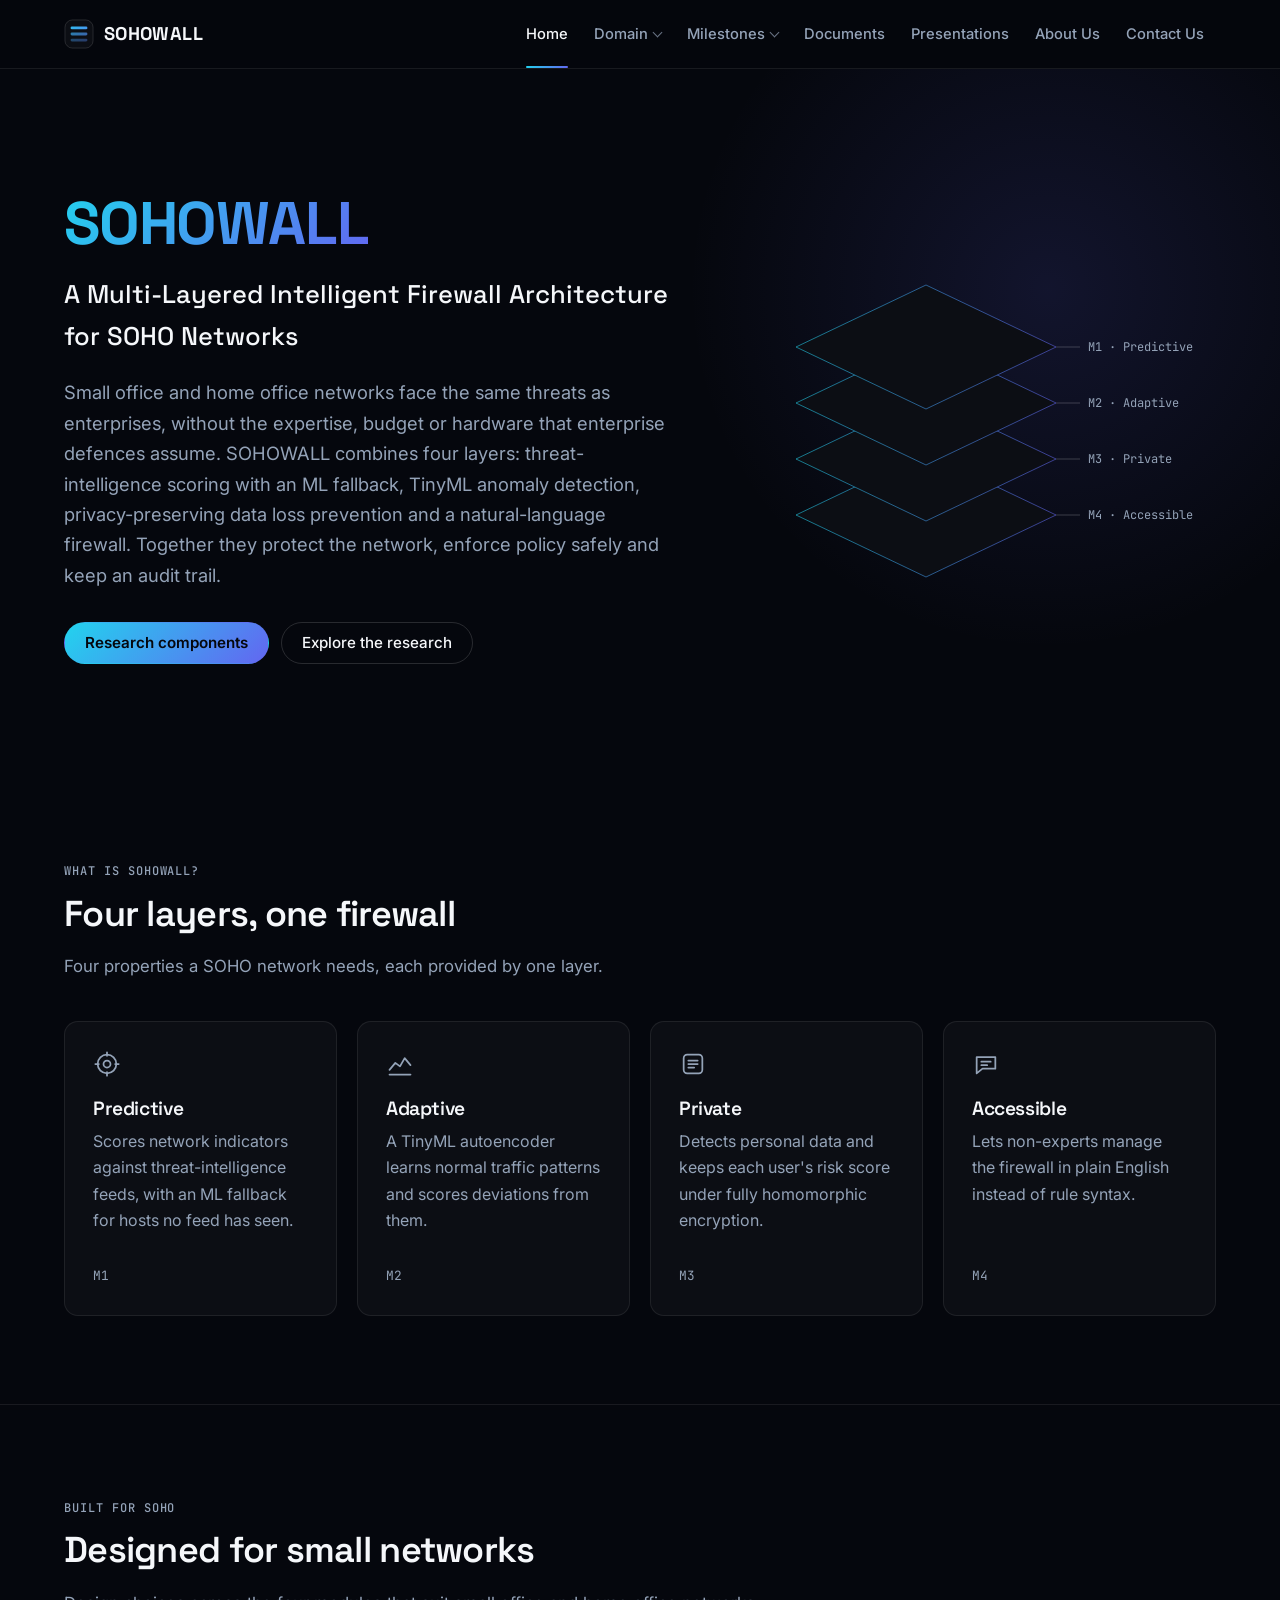
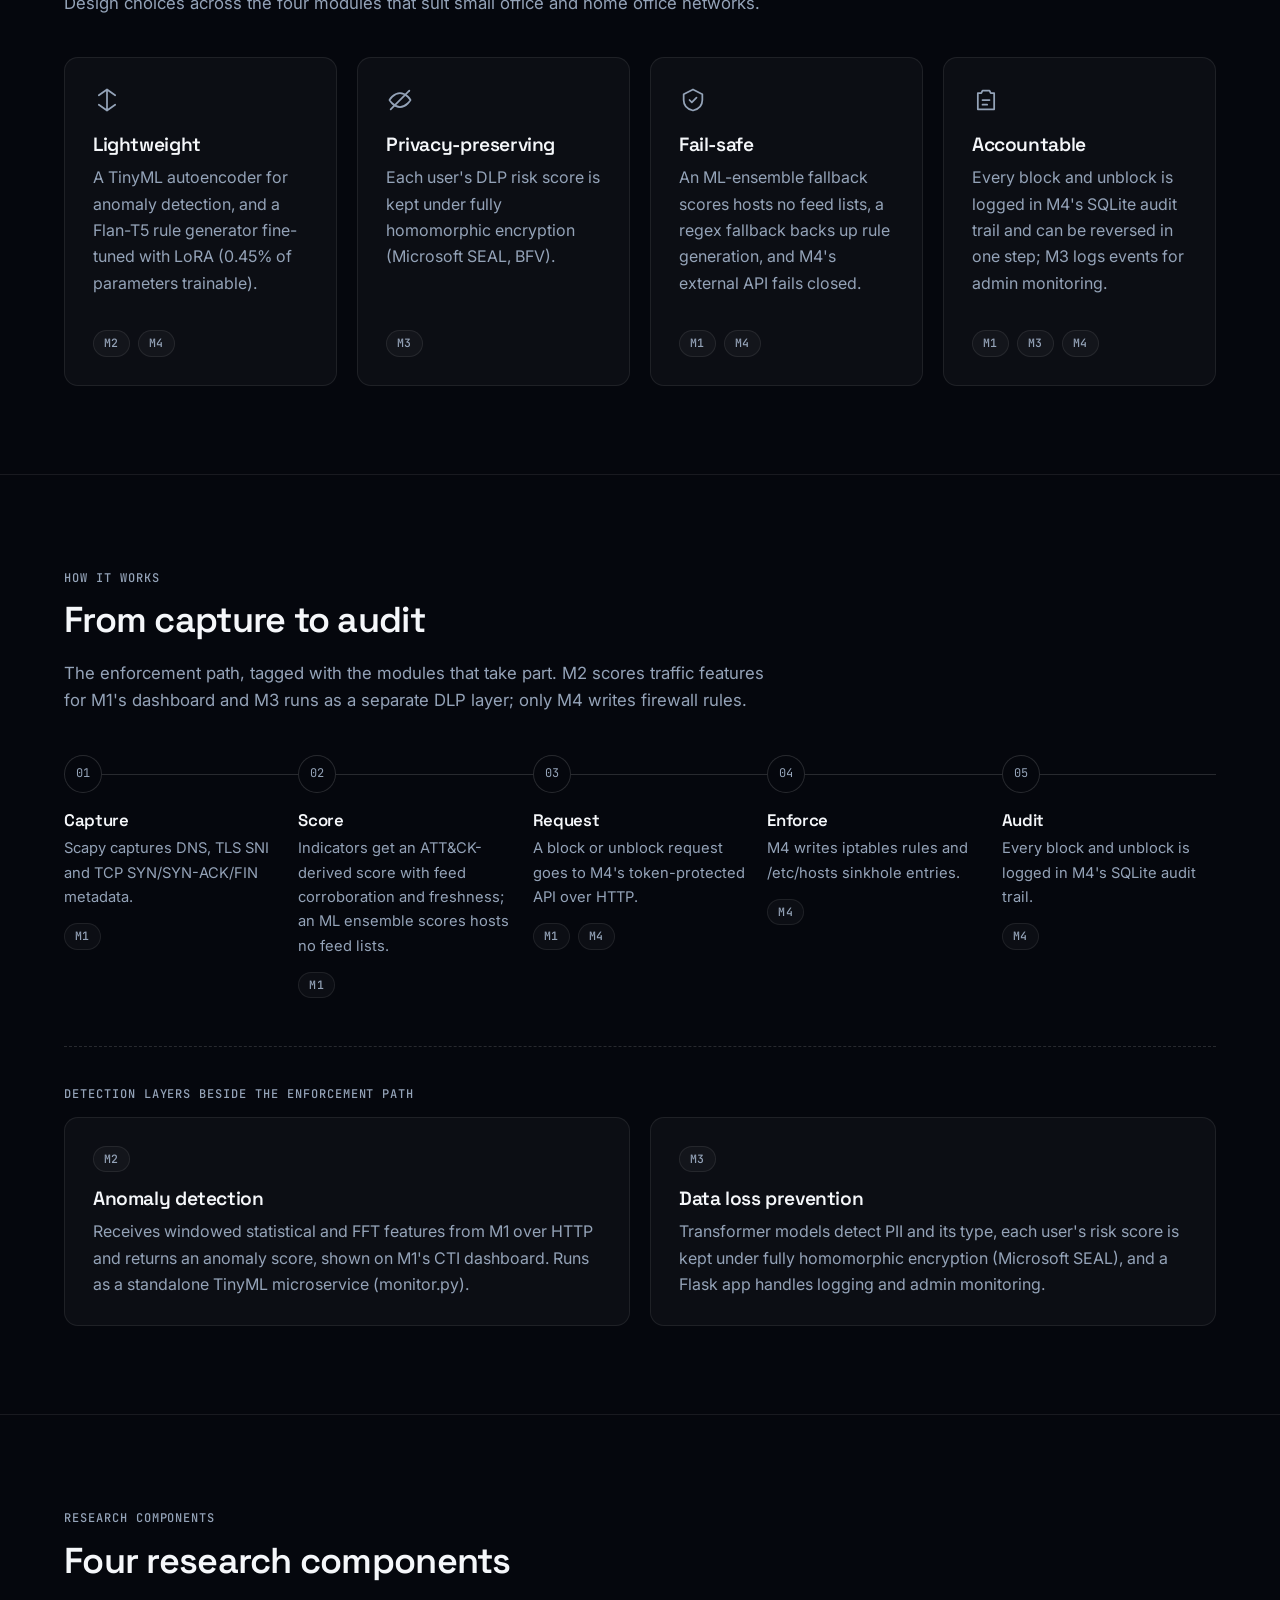
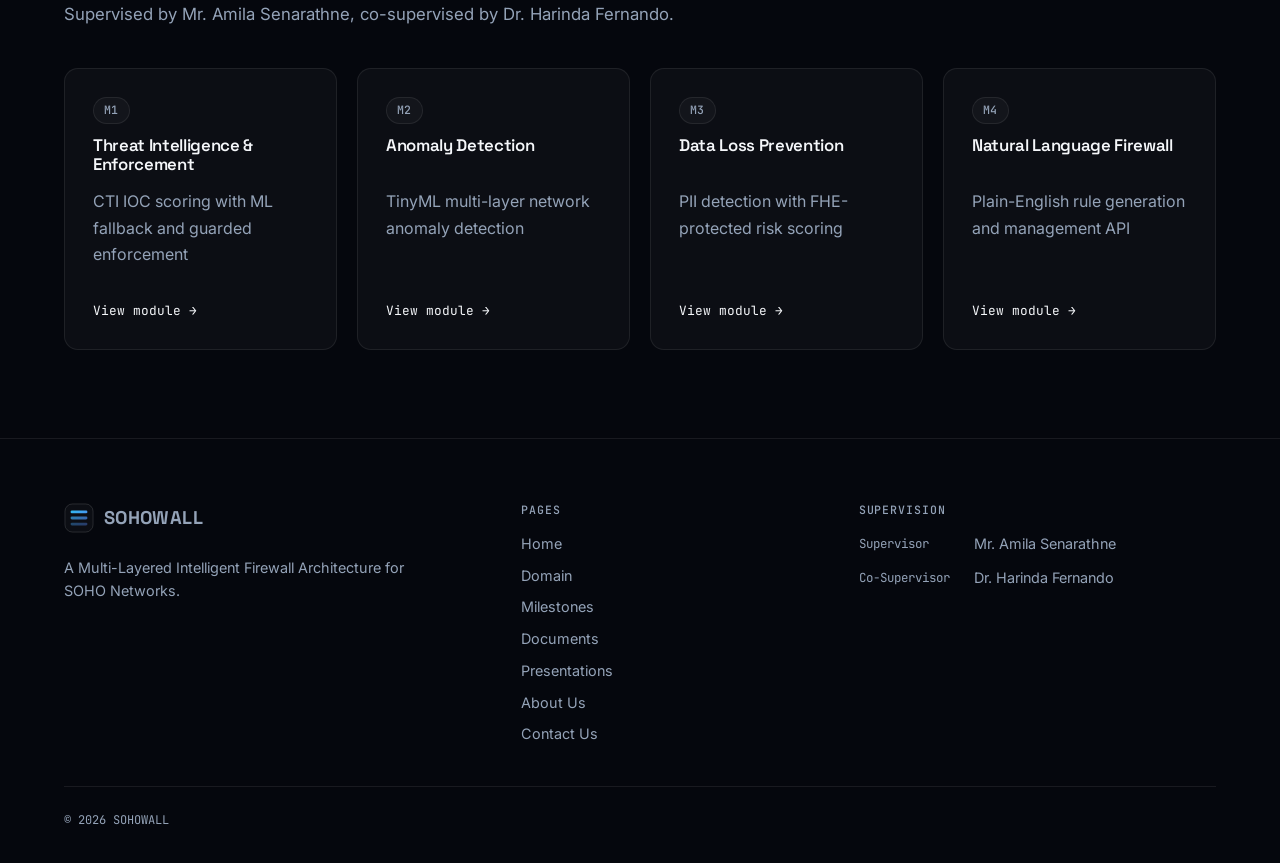
<file: index.html>
<!doctype html>
<html lang="en">
<head>
  <meta charset="utf-8">
  <meta name="viewport" content="width=device-width, initial-scale=1">
  <title>SOHOWALL</title>
  <meta name="description" content="SOHOWALL: a multi-layered intelligent firewall architecture for SOHO networks.">
  <meta name="theme-color" content="#05070D">
  <link rel="icon" href="assets/img/logo.svg" type="image/svg+xml">
  <link rel="preconnect" href="https://fonts.googleapis.com">
  <link rel="preconnect" href="https://fonts.gstatic.com" crossorigin>
  <link rel="stylesheet" href="https://fonts.googleapis.com/css2?family=Inter:wght@400;500;600&family=JetBrains+Mono:wght@400;500&family=Space+Grotesk:wght@500;600;700&display=swap">
  <link rel="stylesheet" href="assets/css/style.css">
</head>
<body>
  <a class="skip-link" href="#main">Skip to content</a>

  <header class="site-header">
    <div class="container site-header__inner">
      <a class="brand" href="index.html" aria-label="SOHOWALL home">
        <img src="assets/img/logo.svg" alt="" width="30" height="30">
        <span class="brand__name">SOHOWALL</span>
      </a>

      <nav class="nav" aria-label="Main">
        <ul class="nav__list">
          <li class="nav__item"><a class="nav__link is-active" href="index.html" aria-current="page">Home</a></li>
          <li class="nav__item nav__item--has-menu"><a class="nav__link" href="domain.html">Domain<span class="nav__caret" aria-hidden="true"></span></a><div class="nav__menu"><ul class="nav__menu-panel"><li><a class="nav__sublink" href="domain.html#literature-survey">Literature Survey</a></li><li><a class="nav__sublink" href="domain.html#research-gap">Research Gap</a></li><li><a class="nav__sublink" href="domain.html#research-problem">Research Problem</a></li><li><a class="nav__sublink" href="domain.html#objectives">Research Objectives</a></li><li><a class="nav__sublink" href="domain.html#methodology">Methodology</a></li><li><a class="nav__sublink" href="domain.html#technologies">Technologies Used</a></li><li><span class="nav__group">Modules</span></li><li><a class="nav__sublink" href="modules/m1.html">M1 · Threat Intelligence &amp; Enforcement</a></li><li><a class="nav__sublink" href="modules/m2.html">M2 · Anomaly Detection</a></li><li><a class="nav__sublink" href="modules/m3.html">M3 · Data Loss Prevention</a></li><li><a class="nav__sublink" href="modules/m4.html">M4 · Natural Language Firewall</a></li></ul></div></li>
          <li class="nav__item nav__item--has-menu"><a class="nav__link" href="milestones.html">Milestones<span class="nav__caret" aria-hidden="true"></span></a><div class="nav__menu"><ul class="nav__menu-panel"><li><a class="nav__sublink" href="milestones.html#proposal">Project Proposal</a></li><li><a class="nav__sublink" href="milestones.html#progress-1">Progress Presentation 1</a></li><li><a class="nav__sublink" href="milestones.html#progress-2">Progress Presentation 2</a></li><li><a class="nav__sublink" href="milestones.html#final-assessment">Final Assessment</a></li><li><a class="nav__sublink" href="milestones.html#summary">Summary table</a></li></ul></div></li>
          <li class="nav__item"><a class="nav__link" href="documents.html">Documents</a></li>
          <li class="nav__item"><a class="nav__link" href="presentations.html">Presentations</a></li>
          <li class="nav__item"><a class="nav__link" href="about.html">About Us</a></li>
          <li class="nav__item"><a class="nav__link" href="contact.html">Contact Us</a></li>
        </ul>
      </nav>

      <details class="mnav">
        <summary><span class="mnav__icon" aria-hidden="true"></span>Menu</summary>
        <nav class="mnav__panel" aria-label="Main (mobile)">
          <ul class="mnav__list">
          <li><a class="mnav__link is-active" href="index.html" aria-current="page">Home</a></li>
          <li><a class="mnav__link" href="domain.html">Domain</a><ul class="mnav__sub"><li><a href="domain.html#literature-survey">Literature Survey</a></li><li><a href="domain.html#research-gap">Research Gap</a></li><li><a href="domain.html#research-problem">Research Problem</a></li><li><a href="domain.html#objectives">Research Objectives</a></li><li><a href="domain.html#methodology">Methodology</a></li><li><a href="domain.html#technologies">Technologies Used</a></li><li><a href="modules/m1.html">M1 · Threat Intelligence &amp; Enforcement</a></li><li><a href="modules/m2.html">M2 · Anomaly Detection</a></li><li><a href="modules/m3.html">M3 · Data Loss Prevention</a></li><li><a href="modules/m4.html">M4 · Natural Language Firewall</a></li></ul></li>
          <li><a class="mnav__link" href="milestones.html">Milestones</a><ul class="mnav__sub"><li><a href="milestones.html#proposal">Project Proposal</a></li><li><a href="milestones.html#progress-1">Progress Presentation 1</a></li><li><a href="milestones.html#progress-2">Progress Presentation 2</a></li><li><a href="milestones.html#final-assessment">Final Assessment</a></li><li><a href="milestones.html#summary">Summary table</a></li></ul></li>
          <li><a class="mnav__link" href="documents.html">Documents</a></li>
          <li><a class="mnav__link" href="presentations.html">Presentations</a></li>
          <li><a class="mnav__link" href="about.html">About Us</a></li>
          <li><a class="mnav__link" href="contact.html">Contact Us</a></li>
          </ul>
        </nav>
      </details>
    </div>
  </header>

  <main id="main">
    
    <section class="hero">
      <div class="container hero__inner hero--split">
        <div>
          <h1><span class="text-gradient">SOHOWALL</span></h1>
          <p class="hero__subtitle">A Multi-Layered Intelligent Firewall Architecture for SOHO Networks</p>
          <p class="lead">Small office and home office networks face the same threats as enterprises, without the expertise, budget or hardware that enterprise defences assume.
            SOHOWALL combines four layers: threat-intelligence scoring with an ML fallback, TinyML anomaly detection, privacy-preserving data loss prevention and a natural-language firewall.
            Together they protect the network, enforce policy safely and keep an audit trail.</p>
          <div class="btn-row">
            <a class="btn btn--primary" href="#components">Research components</a>
            <a class="btn btn--ghost" href="domain.html">Explore the research</a>
          </div>
        </div>
        <svg class="hero__art" viewBox="0 0 460 380" role="img" aria-label="Four stacked layers: M1 Predictive, M2 Adaptive, M3 Private, M4 Accessible">
          <defs>
            <linearGradient id="hero-g" x1="40" y1="0" x2="300" y2="0" gradientUnits="userSpaceOnUse">
              <stop offset="0" stop-color="#22D3EE"/><stop offset="1" stop-color="#6366F1"/>
            </linearGradient>
          </defs>
          <polygon points="40,278 170,216 300,278 170,340" fill="#0C0E14" stroke="url(#hero-g)" stroke-opacity="0.55"/>
            <line x1="300" y1="278" x2="324" y2="278" stroke="rgba(255,255,255,0.2)"/>
            <text x="332" y="282" fill="#94A3B8" font-family="JetBrains Mono, monospace" font-size="12">M4 · Accessible</text><polygon points="40,222 170,160 300,222 170,284" fill="#0C0E14" stroke="url(#hero-g)" stroke-opacity="0.55"/>
            <line x1="300" y1="222" x2="324" y2="222" stroke="rgba(255,255,255,0.2)"/>
            <text x="332" y="226" fill="#94A3B8" font-family="JetBrains Mono, monospace" font-size="12">M3 · Private</text><polygon points="40,166 170,104 300,166 170,228" fill="#0C0E14" stroke="url(#hero-g)" stroke-opacity="0.55"/>
            <line x1="300" y1="166" x2="324" y2="166" stroke="rgba(255,255,255,0.2)"/>
            <text x="332" y="170" fill="#94A3B8" font-family="JetBrains Mono, monospace" font-size="12">M2 · Adaptive</text><polygon points="40,110 170,48 300,110 170,172" fill="#0C0E14" stroke="url(#hero-g)" stroke-opacity="0.55"/>
            <line x1="300" y1="110" x2="324" y2="110" stroke="rgba(255,255,255,0.2)"/>
            <text x="332" y="114" fill="#94A3B8" font-family="JetBrains Mono, monospace" font-size="12">M1 · Predictive</text>
        </svg>
      </div>
    </section>

    <section class="section" id="what">
      <div class="container">
        <div class="section__head">
          <span class="label">What is SOHOWALL?</span>
          <h2>Four layers, one firewall</h2>
          <p>Four properties a SOHO network needs, each provided by one layer.</p>
        </div>
        <div class="grid grid--4">
          <div class="card pillar">
            <svg class="icon" viewBox="0 0 24 24" aria-hidden="true"><circle cx="12" cy="12" r="8"/><circle cx="12" cy="12" r="3"/><path d="M12 2v3M12 19v3M2 12h3M19 12h3"/></svg>
            <h3 style="margin-top:20px">Predictive</h3>
            <p>Scores network indicators against threat-intelligence feeds, with an ML fallback for hosts no feed has seen.</p>
            <span class="card__more muted">M1</span>
          </div>
          <div class="card pillar">
            <svg class="icon" viewBox="0 0 24 24" aria-hidden="true"><path d="M3 17l5-6 4 3 4-7 5 6"/><path d="M3 21h18"/></svg>
            <h3 style="margin-top:20px">Adaptive</h3>
            <p>A TinyML autoencoder learns normal traffic patterns and scores deviations from them.</p>
            <span class="card__more muted">M2</span>
          </div>
          <div class="card pillar">
            <svg class="icon" viewBox="0 0 24 24" aria-hidden="true"><rect x="4" y="4" width="16" height="16" rx="3"/><path d="M8 9h8M8 12h8M8 15h5"/></svg>
            <h3 style="margin-top:20px">Private</h3>
            <p>Detects personal data and keeps each user's risk score under fully homomorphic encryption.</p>
            <span class="card__more muted">M3</span>
          </div>
          <div class="card pillar">
            <svg class="icon" viewBox="0 0 24 24" aria-hidden="true"><path d="M4 6h16v10H9l-5 4z"/><path d="M8 10h8M8 13h5"/></svg>
            <h3 style="margin-top:20px">Accessible</h3>
            <p>Lets non-experts manage the firewall in plain English instead of rule syntax.</p>
            <span class="card__more muted">M4</span>
          </div>
        </div>
      </div>
    </section>

    <section class="section" id="built">
      <div class="container">
        <div class="section__head">
          <span class="label">Built for SOHO</span>
          <h2>Designed for small networks</h2>
          <p>Design choices across the four modules that suit small office and home office networks.</p>
        </div>
        <div class="grid grid--4">
          <div class="card pillar">
            <svg class="icon" viewBox="0 0 24 24" aria-hidden="true"><path d="M12 3v18M5 8l7-5 7 5M5 16l7 5 7-5"/></svg>
            <h3 style="margin-top:20px">Lightweight</h3>
            <p>A TinyML autoencoder for anomaly detection, and a Flan-T5 rule generator fine-tuned with LoRA (0.45% of parameters trainable).</p>
            <ul class="badge-list" style="margin-top:auto;padding-top:16px"><li><span class="badge">M2</span></li><li><span class="badge">M4</span></li></ul>
          </div>
          <div class="card pillar">
            <svg class="icon" viewBox="0 0 24 24" aria-hidden="true"><path d="M3 12s3.5-6 9-6 9 6 9 6-3.5 6-9 6-9-6-9-6z"/><path d="M4 20L20 4"/></svg>
            <h3 style="margin-top:20px">Privacy-preserving</h3>
            <p>Each user's DLP risk score is kept under fully homomorphic encryption (Microsoft SEAL, BFV).</p>
            <ul class="badge-list" style="margin-top:auto;padding-top:16px"><li><span class="badge">M3</span></li></ul>
          </div>
          <div class="card pillar">
            <svg class="icon" viewBox="0 0 24 24" aria-hidden="true"><path d="M12 3l8 4v5c0 5-3.5 8-8 9-4.5-1-8-4-8-9V7z"/><path d="M9 12l2 2 4-4"/></svg>
            <h3 style="margin-top:20px">Fail-safe</h3>
            <p>An ML-ensemble fallback scores hosts no feed lists, a regex fallback backs up rule generation, and M4's external API fails closed.</p>
            <ul class="badge-list" style="margin-top:auto;padding-top:16px"><li><span class="badge">M1</span></li><li><span class="badge">M4</span></li></ul>
          </div>
          <div class="card pillar">
            <svg class="icon" viewBox="0 0 24 24" aria-hidden="true"><path d="M9 4h6l1 2h3v14H5V6h3z"/><path d="M9 12h6M9 16h4"/></svg>
            <h3 style="margin-top:20px">Accountable</h3>
            <p>Every block and unblock is logged in M4's SQLite audit trail and can be reversed in one step; M3 logs events for admin monitoring.</p>
            <ul class="badge-list" style="margin-top:auto;padding-top:16px"><li><span class="badge">M1</span></li><li><span class="badge">M3</span></li><li><span class="badge">M4</span></li></ul>
          </div>
        </div>
      </div>
    </section>

    <section class="section" id="how">
      <div class="container">
        <div class="section__head">
          <span class="label">How it works</span>
          <h2>From capture to audit</h2>
          <p>The enforcement path, tagged with the modules that take part. M2 scores traffic features for M1's dashboard and M3 runs as a separate DLP layer; only M4 writes firewall rules.</p>
        </div>
        <ol class="steps">
          <li class="steps__item">
            <span class="steps__num">01</span>
            <h3>Capture</h3>
            <p>Scapy captures DNS, TLS SNI and TCP SYN/SYN-ACK/FIN metadata.</p>
            <ul class="badge-list"><li><span class="badge">M1</span></li></ul>
          </li>
          <li class="steps__item">
            <span class="steps__num">02</span>
            <h3>Score</h3>
            <p>Indicators get an ATT&amp;CK-derived score with feed corroboration and freshness; an ML ensemble scores hosts no feed lists.</p>
            <ul class="badge-list"><li><span class="badge">M1</span></li></ul>
          </li>
          <li class="steps__item">
            <span class="steps__num">03</span>
            <h3>Request</h3>
            <p>A block or unblock request goes to M4's token-protected API over HTTP.</p>
            <ul class="badge-list"><li><span class="badge">M1</span></li><li><span class="badge">M4</span></li></ul>
          </li>
          <li class="steps__item">
            <span class="steps__num">04</span>
            <h3>Enforce</h3>
            <p>M4 writes iptables rules and /etc/hosts sinkhole entries.</p>
            <ul class="badge-list"><li><span class="badge">M4</span></li></ul>
          </li>
          <li class="steps__item">
            <span class="steps__num">05</span>
            <h3>Audit</h3>
            <p>Every block and unblock is logged in M4's SQLite audit trail.</p>
            <ul class="badge-list"><li><span class="badge">M4</span></li></ul>
          </li>
        </ol>
        <div class="parallel">
          <span class="label">Detection layers beside the enforcement path</span>
          <div class="grid grid--2"><div class="card">
            <div class="card__top"><span class="badge">M2</span></div>
            <h3>Anomaly detection</h3>
            <p>Receives windowed statistical and FFT features from M1 over HTTP and returns an anomaly score, shown on M1's CTI dashboard. Runs as a standalone TinyML microservice (monitor.py).</p>
          </div><div class="card">
            <div class="card__top"><span class="badge">M3</span></div>
            <h3>Data loss prevention</h3>
            <p>Transformer models detect PII and its type, each user's risk score is kept under fully homomorphic encryption (Microsoft SEAL), and a Flask app handles logging and admin monitoring.</p>
          </div></div>
        </div>
      </div>
    </section>

    <section class="section" id="components">
      <div class="container">
        <div class="section__head">
          <span class="label">Research components</span>
          <h2>Four research components</h2>
          <p>Supervised by Mr. Amila Senarathne, co-supervised by Dr. Harinda Fernando.</p>
        </div>
        <div class="grid grid--4">
          <a class="card card--link component" href="modules/m1.html">
            <div class="card__top"><span class="badge">M1</span></div>
            <h3>Threat Intelligence &amp; Enforcement</h3>
            <p>CTI IOC scoring with ML fallback and guarded enforcement</p>
            <span class="card__more">View module →</span>
          </a>
          <a class="card card--link component" href="modules/m2.html">
            <div class="card__top"><span class="badge">M2</span></div>
            <h3>Anomaly Detection</h3>
            <p>TinyML multi-layer network anomaly detection</p>
            <span class="card__more">View module →</span>
          </a>
          <a class="card card--link component" href="modules/m3.html">
            <div class="card__top"><span class="badge">M3</span></div>
            <h3>Data Loss Prevention</h3>
            <p>PII detection with FHE-protected risk scoring</p>
            <span class="card__more">View module →</span>
          </a>
          <a class="card card--link component" href="modules/m4.html">
            <div class="card__top"><span class="badge">M4</span></div>
            <h3>Natural Language Firewall</h3>
            <p>Plain-English rule generation and management API</p>
            <span class="card__more">View module →</span>
          </a>
        </div>
      </div>
    </section>
  </main>

  <footer class="site-footer">
    <div class="container">
      <div class="site-footer__grid">
        <div>
          <a class="brand" href="index.html" aria-label="SOHOWALL home">
            <img src="assets/img/logo.svg" alt="" width="30" height="30">
            <span class="brand__name">SOHOWALL</span>
          </a>
          <p style="margin-top:16px">A Multi-Layered Intelligent Firewall Architecture for SOHO Networks.</p>
        </div>
        <div>
          <h2>Pages</h2>
          <ul>
            <li><a href="index.html">Home</a></li>
            <li><a href="domain.html">Domain</a></li>
            <li><a href="milestones.html">Milestones</a></li>
            <li><a href="documents.html">Documents</a></li>
            <li><a href="presentations.html">Presentations</a></li>
            <li><a href="about.html">About Us</a></li>
            <li><a href="contact.html">Contact Us</a></li>
          </ul>
        </div>
        <div>
          <h2>Supervision</h2>
          <dl class="meta">
            <dt>Supervisor</dt><dd>Mr. Amila Senarathne</dd>
            <dt>Co-Supervisor</dt><dd>Dr. Harinda Fernando</dd>
          </dl>
        </div>
      </div>
      <div class="site-footer__bottom">
        <span>&copy; 2026 SOHOWALL</span>
      </div>
    </div>
  </footer>
</body>
</html>
</file>
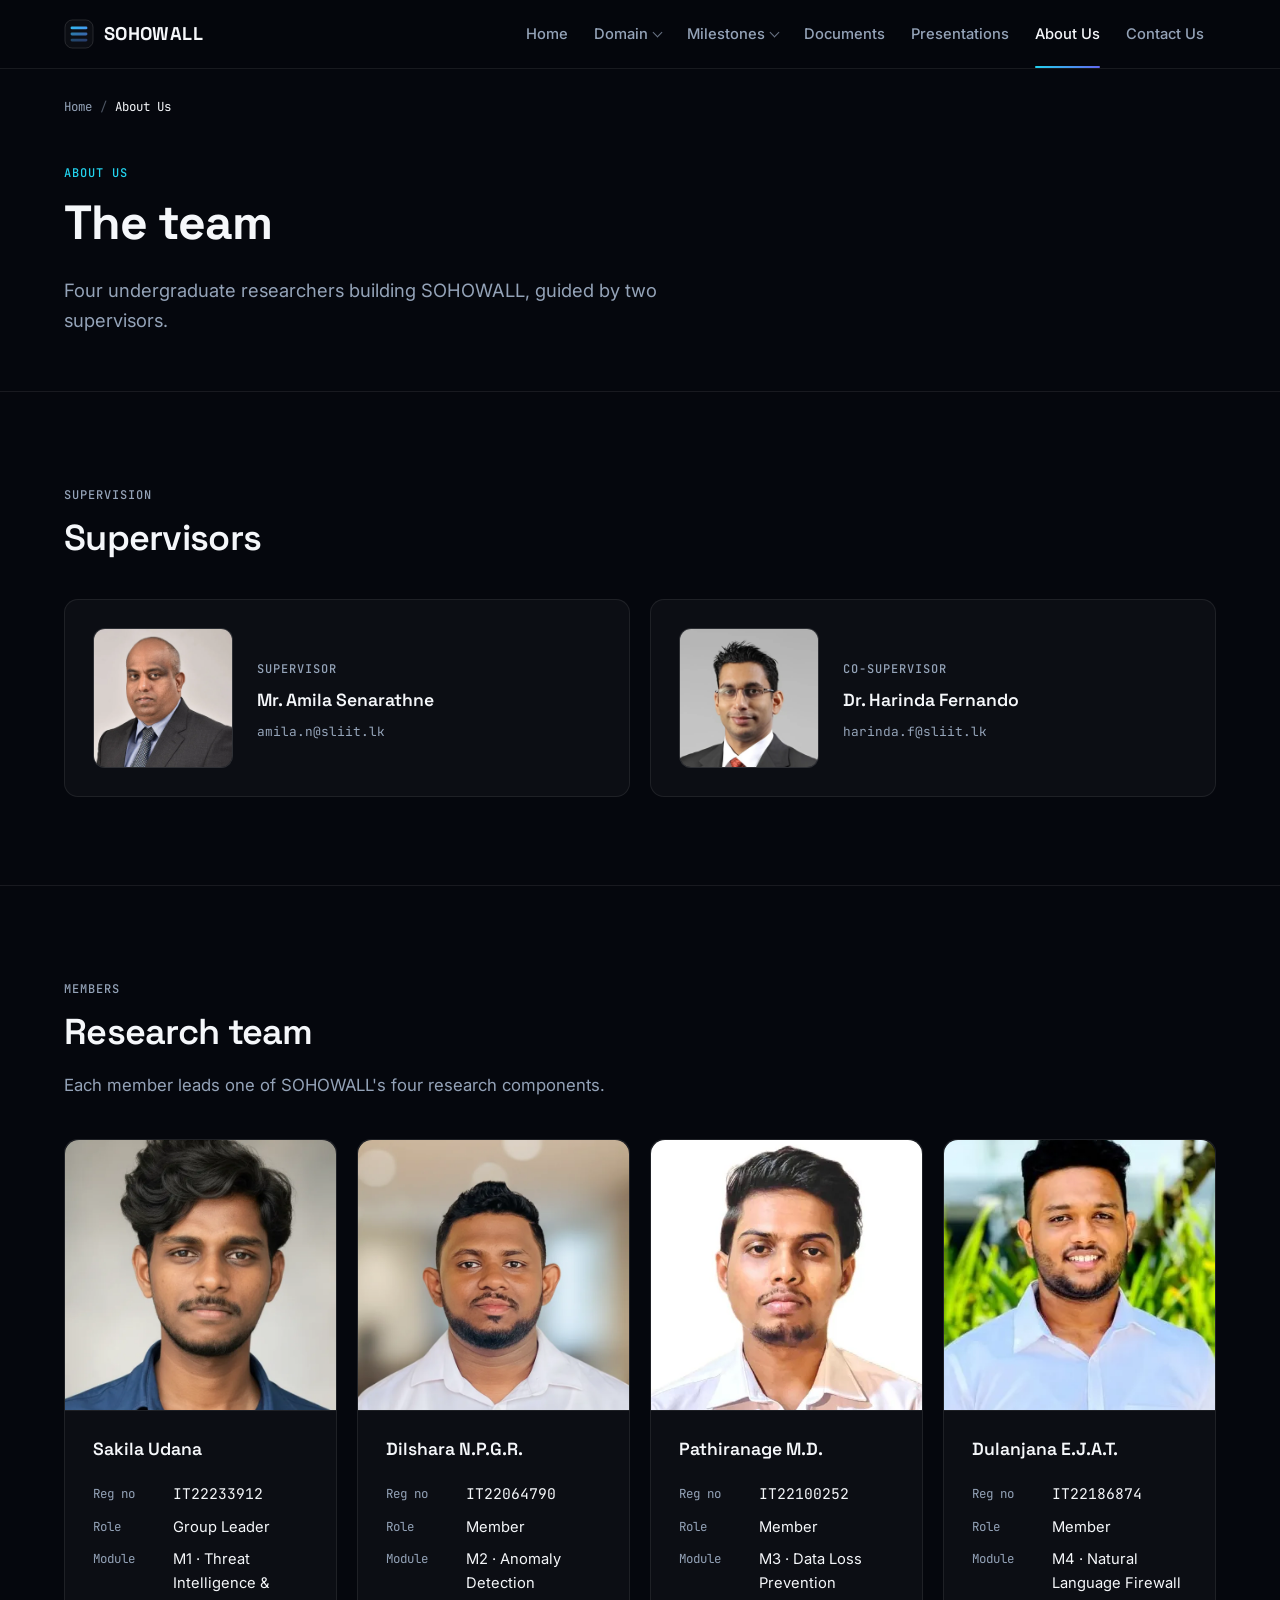
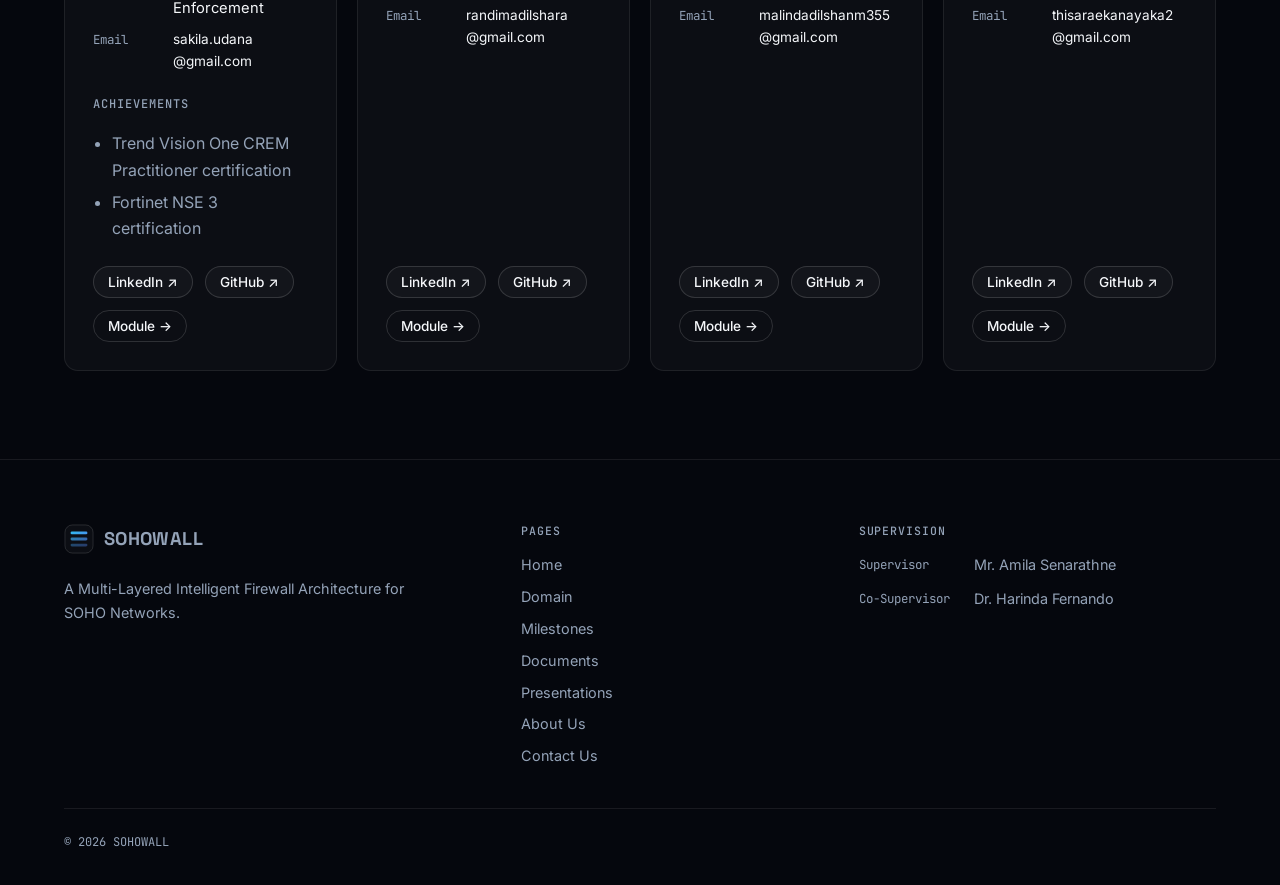
<file: about.html>
<!doctype html>
<html lang="en">
<head>
  <meta charset="utf-8">
  <meta name="viewport" content="width=device-width, initial-scale=1">
  <title>About Us · SOHOWALL</title>
  <meta name="description" content="The SOHOWALL research team and supervisors.">
  <meta name="theme-color" content="#05070D">
  <link rel="icon" href="assets/img/logo.svg" type="image/svg+xml">
  <link rel="preconnect" href="https://fonts.googleapis.com">
  <link rel="preconnect" href="https://fonts.gstatic.com" crossorigin>
  <link rel="stylesheet" href="https://fonts.googleapis.com/css2?family=Inter:wght@400;500;600&family=JetBrains+Mono:wght@400;500&family=Space+Grotesk:wght@500;600;700&display=swap">
  <link rel="stylesheet" href="assets/css/style.css">
</head>
<body>
  <a class="skip-link" href="#main">Skip to content</a>

  <header class="site-header">
    <div class="container site-header__inner">
      <a class="brand" href="index.html" aria-label="SOHOWALL home">
        <img src="assets/img/logo.svg" alt="" width="30" height="30">
        <span class="brand__name">SOHOWALL</span>
      </a>

      <nav class="nav" aria-label="Main">
        <ul class="nav__list">
          <li class="nav__item"><a class="nav__link" href="index.html">Home</a></li>
          <li class="nav__item nav__item--has-menu"><a class="nav__link" href="domain.html">Domain<span class="nav__caret" aria-hidden="true"></span></a><div class="nav__menu"><ul class="nav__menu-panel"><li><a class="nav__sublink" href="domain.html#literature-survey">Literature Survey</a></li><li><a class="nav__sublink" href="domain.html#research-gap">Research Gap</a></li><li><a class="nav__sublink" href="domain.html#research-problem">Research Problem</a></li><li><a class="nav__sublink" href="domain.html#objectives">Research Objectives</a></li><li><a class="nav__sublink" href="domain.html#methodology">Methodology</a></li><li><a class="nav__sublink" href="domain.html#technologies">Technologies Used</a></li><li><span class="nav__group">Modules</span></li><li><a class="nav__sublink" href="modules/m1.html">M1 · Threat Intelligence &amp; Enforcement</a></li><li><a class="nav__sublink" href="modules/m2.html">M2 · Anomaly Detection</a></li><li><a class="nav__sublink" href="modules/m3.html">M3 · Data Loss Prevention</a></li><li><a class="nav__sublink" href="modules/m4.html">M4 · Natural Language Firewall</a></li></ul></div></li>
          <li class="nav__item nav__item--has-menu"><a class="nav__link" href="milestones.html">Milestones<span class="nav__caret" aria-hidden="true"></span></a><div class="nav__menu"><ul class="nav__menu-panel"><li><a class="nav__sublink" href="milestones.html#proposal">Project Proposal</a></li><li><a class="nav__sublink" href="milestones.html#progress-1">Progress Presentation 1</a></li><li><a class="nav__sublink" href="milestones.html#progress-2">Progress Presentation 2</a></li><li><a class="nav__sublink" href="milestones.html#final-assessment">Final Assessment</a></li><li><a class="nav__sublink" href="milestones.html#summary">Summary table</a></li></ul></div></li>
          <li class="nav__item"><a class="nav__link" href="documents.html">Documents</a></li>
          <li class="nav__item"><a class="nav__link" href="presentations.html">Presentations</a></li>
          <li class="nav__item"><a class="nav__link is-active" href="about.html" aria-current="page">About Us</a></li>
          <li class="nav__item"><a class="nav__link" href="contact.html">Contact Us</a></li>
        </ul>
      </nav>

      <details class="mnav">
        <summary><span class="mnav__icon" aria-hidden="true"></span>Menu</summary>
        <nav class="mnav__panel" aria-label="Main (mobile)">
          <ul class="mnav__list">
          <li><a class="mnav__link" href="index.html">Home</a></li>
          <li><a class="mnav__link" href="domain.html">Domain</a><ul class="mnav__sub"><li><a href="domain.html#literature-survey">Literature Survey</a></li><li><a href="domain.html#research-gap">Research Gap</a></li><li><a href="domain.html#research-problem">Research Problem</a></li><li><a href="domain.html#objectives">Research Objectives</a></li><li><a href="domain.html#methodology">Methodology</a></li><li><a href="domain.html#technologies">Technologies Used</a></li><li><a href="modules/m1.html">M1 · Threat Intelligence &amp; Enforcement</a></li><li><a href="modules/m2.html">M2 · Anomaly Detection</a></li><li><a href="modules/m3.html">M3 · Data Loss Prevention</a></li><li><a href="modules/m4.html">M4 · Natural Language Firewall</a></li></ul></li>
          <li><a class="mnav__link" href="milestones.html">Milestones</a><ul class="mnav__sub"><li><a href="milestones.html#proposal">Project Proposal</a></li><li><a href="milestones.html#progress-1">Progress Presentation 1</a></li><li><a href="milestones.html#progress-2">Progress Presentation 2</a></li><li><a href="milestones.html#final-assessment">Final Assessment</a></li><li><a href="milestones.html#summary">Summary table</a></li></ul></li>
          <li><a class="mnav__link" href="documents.html">Documents</a></li>
          <li><a class="mnav__link" href="presentations.html">Presentations</a></li>
          <li><a class="mnav__link is-active" href="about.html" aria-current="page">About Us</a></li>
          <li><a class="mnav__link" href="contact.html">Contact Us</a></li>
          </ul>
        </nav>
      </details>
    </div>
  </header>

  <main id="main">
    <nav class="breadcrumb container" aria-label="Breadcrumb">
      <ol>
        <li><a href="index.html">Home</a></li><li><span aria-current="page">About Us</span></li>
      </ol>
    </nav>
    <section class="page-hero">
      <div class="container">
        <span class="label label--accent">About us</span>
        <h1>The team</h1>
        <p class="lead">Four undergraduate researchers building SOHOWALL, guided by two supervisors.</p>
      </div>
    </section>

    <section class="section">
      <div class="container">
        <div class="section__head">
          <span class="label">Supervision</span>
          <h2>Supervisors</h2>
        </div>
        <div class="grid grid--2">
          <div class="card person person--row">
            <div class="photo-sq"><img src="assets/img/team/amila-senarathne.webp" alt="Mr. Amila Senarathne" width="640" height="640" loading="lazy"></div>
            <div>
              <span class="label" style="margin-bottom:6px">Supervisor</span>
              <p class="person__name">Mr. Amila Senarathne</p>
              <a class="sup-email" href="mailto:amila.n@sliit.lk">amila.n@sliit.lk</a>
            </div>
          </div>
          <div class="card person person--row">
            <div class="photo-sq"><img src="assets/img/team/harinda-fernando.webp" alt="Dr. Harinda Fernando" width="640" height="640" loading="lazy"></div>
            <div>
              <span class="label" style="margin-bottom:6px">Co-Supervisor</span>
              <p class="person__name">Dr. Harinda Fernando</p>
              <a class="sup-email" href="mailto:harinda.f@sliit.lk">harinda.f@sliit.lk</a>
            </div>
          </div>
        </div>
      </div>
    </section>

    <section class="section">
      <div class="container">
        <div class="section__head">
          <span class="label">Members</span>
          <h2>Research team</h2>
          <p>Each member leads one of SOHOWALL's four research components.</p>
        </div>
        <div class="grid grid--4">
          <article class="card person member">
            <div class="card-media"><img src="assets/img/team/sakila-udana.webp" alt="Sakila Udana" width="640" height="640" loading="lazy"></div>
            <p class="person__name">Sakila Udana</p>
            <dl class="meta meta--compact" style="margin:14px 0 18px">
              <dt>Reg no</dt><dd class="mono">IT22233912</dd>
              <dt>Role</dt><dd>Group Leader</dd>
              <dt>Module</dt><dd>M1 · Threat Intelligence &amp; Enforcement</dd>
              <dt>Email</dt><dd class="email"><a href="mailto:sakila.udana@gmail.com">sakila.udana<wbr>@gmail.com</a></dd>
            </dl>
            <span class="label">Achievements</span>
            <ul class="muted achievements">
              <li>Trend Vision One CREM Practitioner certification</li><li>Fortinet NSE 3 certification</li>
            </ul>
            <div class="link-row" style="margin-top:auto;padding-top:20px">
              <a class="btn btn--sm" href="https://www.linkedin.com/in/sakila-udana-68526235b" target="_blank" rel="noopener">LinkedIn ↗</a>
              <a class="btn btn--sm" href="https://github.com/RAS-Udana" target="_blank" rel="noopener">GitHub ↗</a>
              <a class="btn btn--sm btn--ghost" href="modules/m1.html">Module →</a>
            </div>
          </article>
          <article class="card person member">
            <div class="card-media"><img src="assets/img/team/dilshara-n-p-g-r.webp" alt="Dilshara N.P.G.R." width="640" height="640" loading="lazy"></div>
            <p class="person__name">Dilshara N.P.G.R.</p>
            <dl class="meta meta--compact" style="margin:14px 0 18px">
              <dt>Reg no</dt><dd class="mono">IT22064790</dd>
              <dt>Role</dt><dd>Member</dd>
              <dt>Module</dt><dd>M2 · Anomaly Detection</dd>
              <dt>Email</dt><dd class="email"><a href="mailto:randimadilshara@gmail.com">randimadilshara<wbr>@gmail.com</a></dd>
            </dl>
            <div class="link-row" style="margin-top:auto;padding-top:20px">
              <a class="btn btn--sm" href="https://lk.linkedin.com/in/randima-dilshara-2aa12b263" target="_blank" rel="noopener">LinkedIn ↗</a>
              <a class="btn btn--sm" href="https://github.com/RandimaDilshara" target="_blank" rel="noopener">GitHub ↗</a>
              <a class="btn btn--sm btn--ghost" href="modules/m2.html">Module →</a>
            </div>
          </article>
          <article class="card person member">
            <div class="card-media"><img src="assets/img/team/pathiranage-m-d.webp" alt="Pathiranage M.D." width="640" height="640" loading="lazy"></div>
            <p class="person__name">Pathiranage M.D.</p>
            <dl class="meta meta--compact" style="margin:14px 0 18px">
              <dt>Reg no</dt><dd class="mono">IT22100252</dd>
              <dt>Role</dt><dd>Member</dd>
              <dt>Module</dt><dd>M3 · Data Loss Prevention</dd>
              <dt>Email</dt><dd class="email"><a href="mailto:malindadilshanm355@gmail.com">malindadilshanm355<wbr>@gmail.com</a></dd>
            </dl>
            <div class="link-row" style="margin-top:auto;padding-top:20px">
              <a class="btn btn--sm" href="https://www.linkedin.com/in/malinda-pathiranage-a3a7b2350/" target="_blank" rel="noopener">LinkedIn ↗</a>
              <a class="btn btn--sm" href="https://github.com/efdsvfsvs" target="_blank" rel="noopener">GitHub ↗</a>              <a class="btn btn--sm btn--ghost" href="modules/m3.html">Module →</a>
            </div>
          </article>
          <article class="card person member">
            <div class="card-media"><img src="assets/img/team/dulanjana-e-j-a-t.webp" alt="Dulanjana E.J.A.T." width="640" height="640" loading="lazy"></div>
            <p class="person__name">Dulanjana E.J.A.T.</p>
            <dl class="meta meta--compact" style="margin:14px 0 18px">
              <dt>Reg no</dt><dd class="mono">IT22186874</dd>
              <dt>Role</dt><dd>Member</dd>
              <dt>Module</dt><dd>M4 · Natural Language Firewall</dd>
              <dt>Email</dt><dd class="email"><a href="mailto:thisaraekanayaka2@gmail.com">thisaraekanayaka2<wbr>@gmail.com</a></dd>
            </dl>
            <div class="link-row" style="margin-top:auto;padding-top:20px">
              <a class="btn btn--sm" href="https://www.linkedin.com/in/tekanayaka" target="_blank" rel="noopener">LinkedIn ↗</a>
              <a class="btn btn--sm" href="https://github.com/ThisaraEkanayaka" target="_blank" rel="noopener">GitHub ↗</a>
              <a class="btn btn--sm btn--ghost" href="modules/m4.html">Module →</a>
            </div>
          </article>
        </div>
      </div>
    </section>
  </main>

  <footer class="site-footer">
    <div class="container">
      <div class="site-footer__grid">
        <div>
          <a class="brand" href="index.html" aria-label="SOHOWALL home">
            <img src="assets/img/logo.svg" alt="" width="30" height="30">
            <span class="brand__name">SOHOWALL</span>
          </a>
          <p style="margin-top:16px">A Multi-Layered Intelligent Firewall Architecture for SOHO Networks.</p>
        </div>
        <div>
          <h2>Pages</h2>
          <ul>
            <li><a href="index.html">Home</a></li>
            <li><a href="domain.html">Domain</a></li>
            <li><a href="milestones.html">Milestones</a></li>
            <li><a href="documents.html">Documents</a></li>
            <li><a href="presentations.html">Presentations</a></li>
            <li><a href="about.html">About Us</a></li>
            <li><a href="contact.html">Contact Us</a></li>
          </ul>
        </div>
        <div>
          <h2>Supervision</h2>
          <dl class="meta">
            <dt>Supervisor</dt><dd>Mr. Amila Senarathne</dd>
            <dt>Co-Supervisor</dt><dd>Dr. Harinda Fernando</dd>
          </dl>
        </div>
      </div>
      <div class="site-footer__bottom">
        <span>&copy; 2026 SOHOWALL</span>
      </div>
    </div>
  </footer>
</body>
</html>
</file>
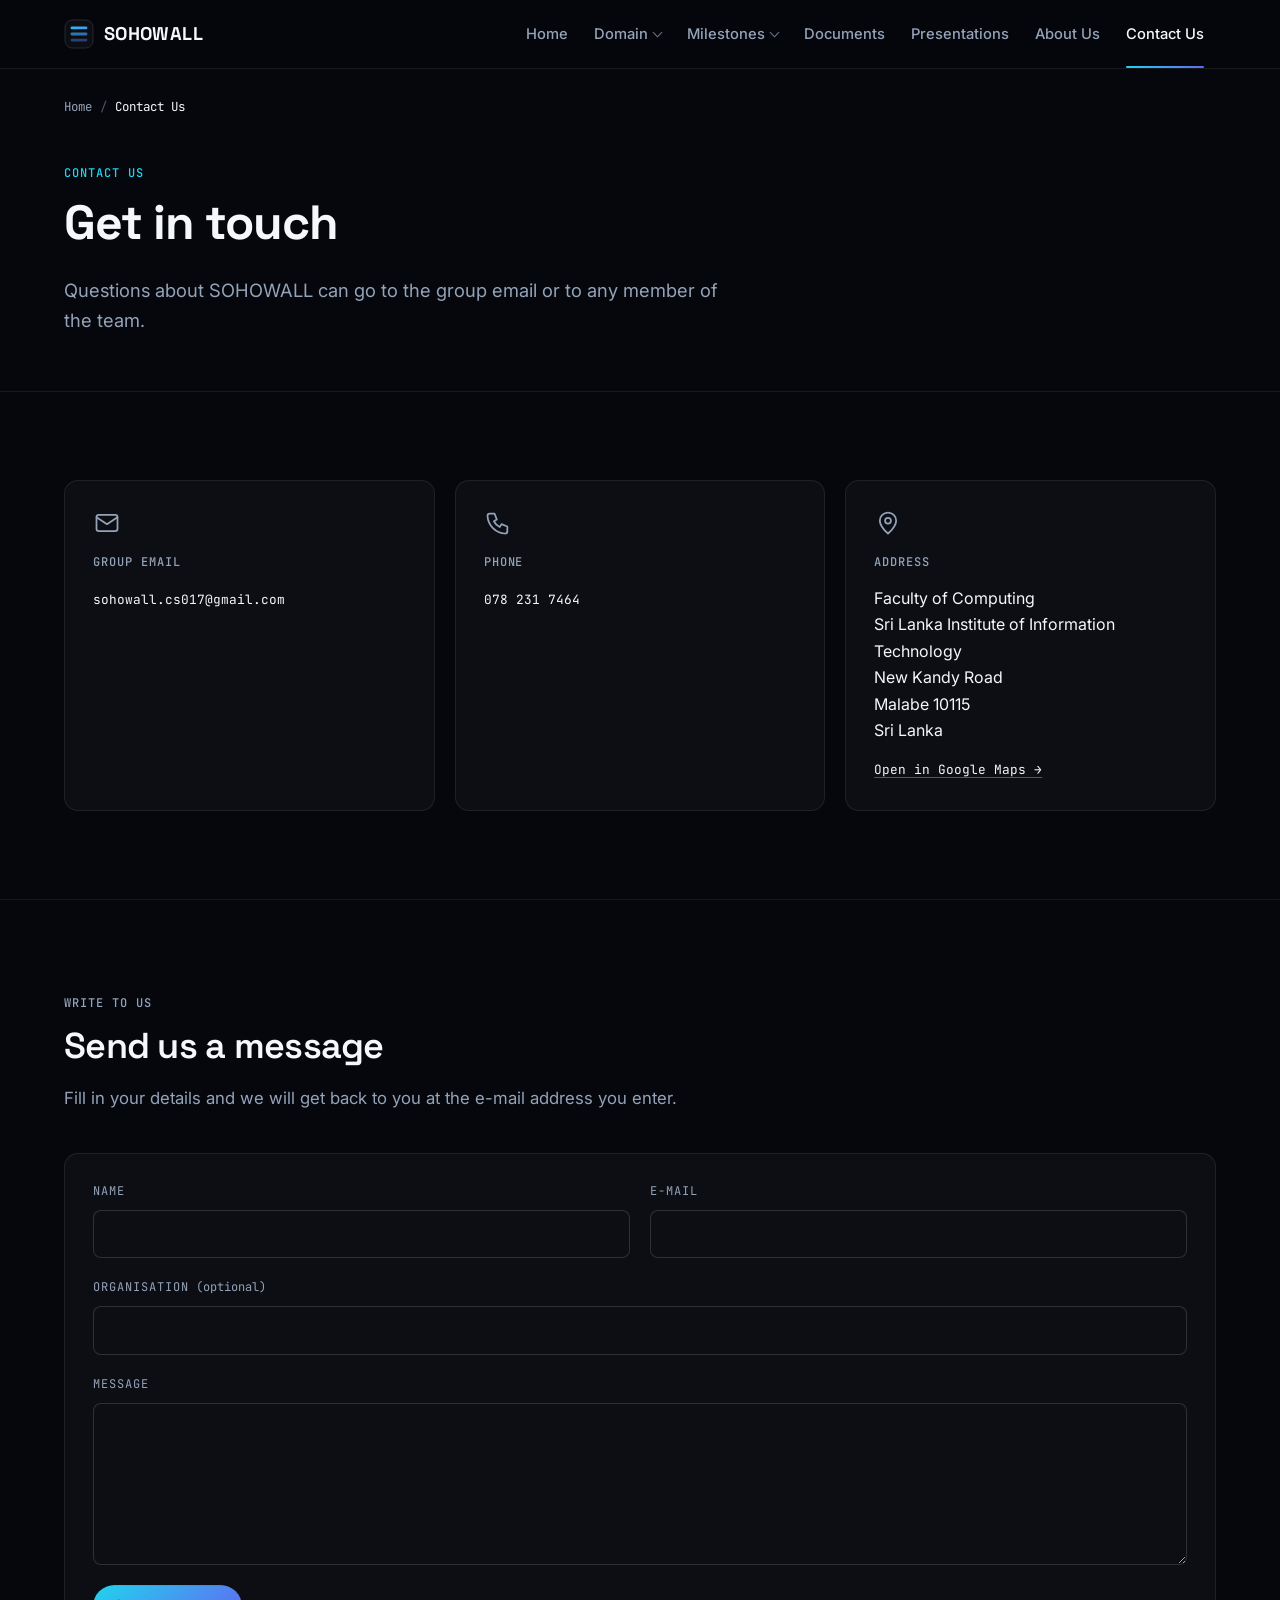
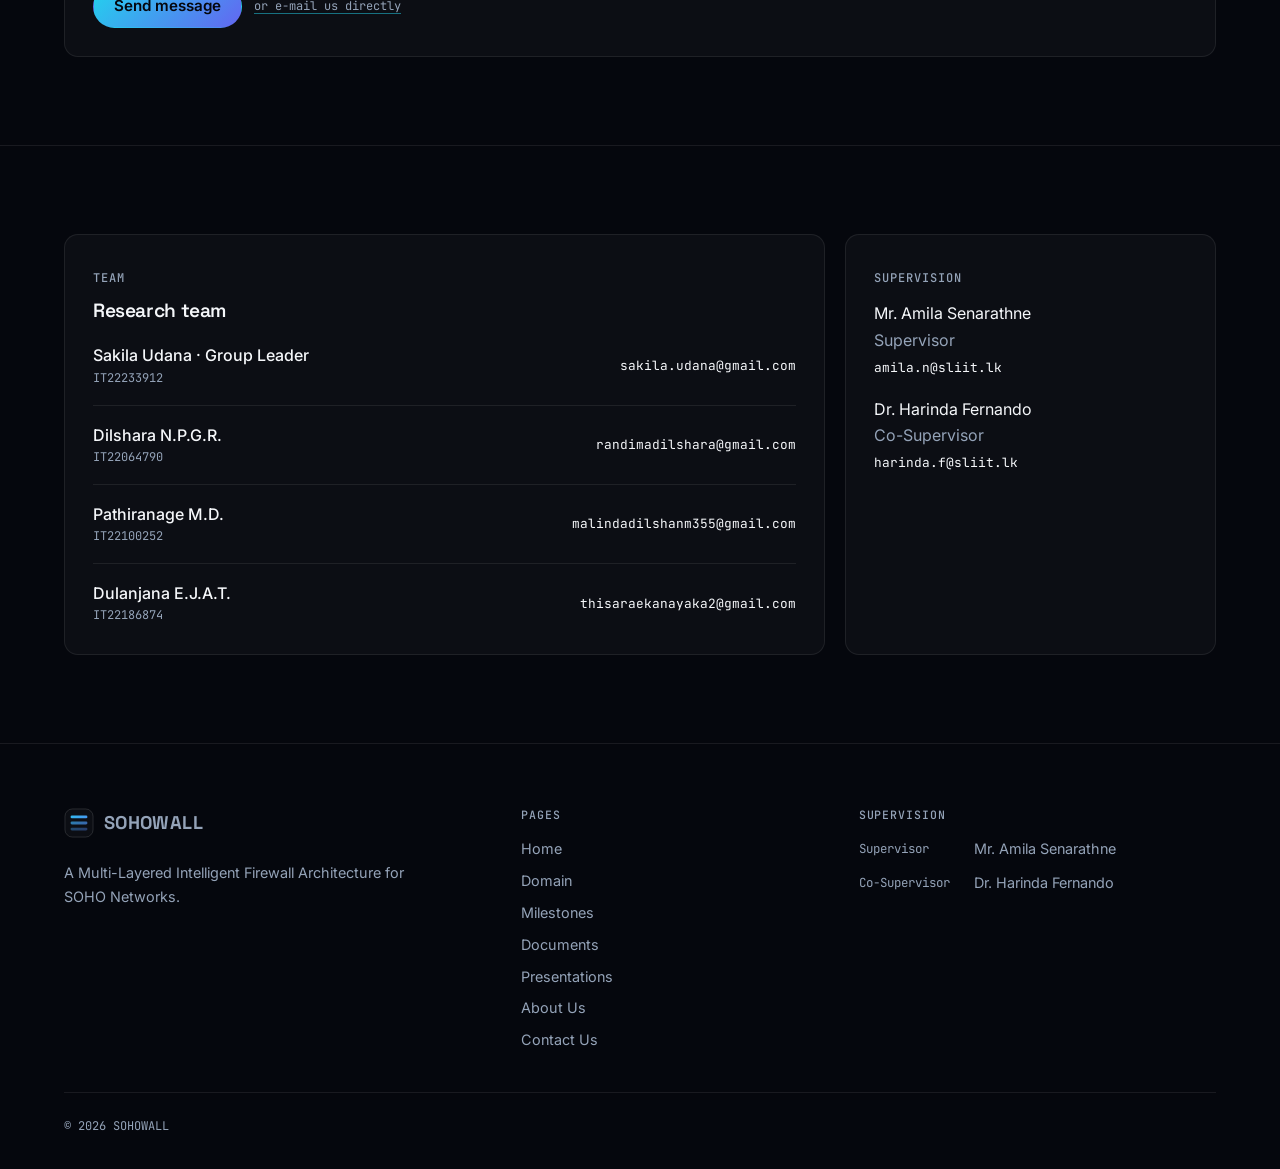
<file: contact.html>
<!doctype html>
<html lang="en">
<head>
  <meta charset="utf-8">
  <meta name="viewport" content="width=device-width, initial-scale=1">
  <title>Contact Us · SOHOWALL</title>
  <meta name="description" content="Contact the SOHOWALL research team.">
  <meta name="theme-color" content="#05070D">
  <link rel="icon" href="assets/img/logo.svg" type="image/svg+xml">
  <link rel="preconnect" href="https://fonts.googleapis.com">
  <link rel="preconnect" href="https://fonts.gstatic.com" crossorigin>
  <link rel="stylesheet" href="https://fonts.googleapis.com/css2?family=Inter:wght@400;500;600&family=JetBrains+Mono:wght@400;500&family=Space+Grotesk:wght@500;600;700&display=swap">
  <link rel="stylesheet" href="assets/css/style.css">
</head>
<body>
  <a class="skip-link" href="#main">Skip to content</a>

  <header class="site-header">
    <div class="container site-header__inner">
      <a class="brand" href="index.html" aria-label="SOHOWALL home">
        <img src="assets/img/logo.svg" alt="" width="30" height="30">
        <span class="brand__name">SOHOWALL</span>
      </a>

      <nav class="nav" aria-label="Main">
        <ul class="nav__list">
          <li class="nav__item"><a class="nav__link" href="index.html">Home</a></li>
          <li class="nav__item nav__item--has-menu"><a class="nav__link" href="domain.html">Domain<span class="nav__caret" aria-hidden="true"></span></a><div class="nav__menu"><ul class="nav__menu-panel"><li><a class="nav__sublink" href="domain.html#literature-survey">Literature Survey</a></li><li><a class="nav__sublink" href="domain.html#research-gap">Research Gap</a></li><li><a class="nav__sublink" href="domain.html#research-problem">Research Problem</a></li><li><a class="nav__sublink" href="domain.html#objectives">Research Objectives</a></li><li><a class="nav__sublink" href="domain.html#methodology">Methodology</a></li><li><a class="nav__sublink" href="domain.html#technologies">Technologies Used</a></li><li><span class="nav__group">Modules</span></li><li><a class="nav__sublink" href="modules/m1.html">M1 · Threat Intelligence &amp; Enforcement</a></li><li><a class="nav__sublink" href="modules/m2.html">M2 · Anomaly Detection</a></li><li><a class="nav__sublink" href="modules/m3.html">M3 · Data Loss Prevention</a></li><li><a class="nav__sublink" href="modules/m4.html">M4 · Natural Language Firewall</a></li></ul></div></li>
          <li class="nav__item nav__item--has-menu"><a class="nav__link" href="milestones.html">Milestones<span class="nav__caret" aria-hidden="true"></span></a><div class="nav__menu"><ul class="nav__menu-panel"><li><a class="nav__sublink" href="milestones.html#proposal">Project Proposal</a></li><li><a class="nav__sublink" href="milestones.html#progress-1">Progress Presentation 1</a></li><li><a class="nav__sublink" href="milestones.html#progress-2">Progress Presentation 2</a></li><li><a class="nav__sublink" href="milestones.html#final-assessment">Final Assessment</a></li><li><a class="nav__sublink" href="milestones.html#summary">Summary table</a></li></ul></div></li>
          <li class="nav__item"><a class="nav__link" href="documents.html">Documents</a></li>
          <li class="nav__item"><a class="nav__link" href="presentations.html">Presentations</a></li>
          <li class="nav__item"><a class="nav__link" href="about.html">About Us</a></li>
          <li class="nav__item"><a class="nav__link is-active" href="contact.html" aria-current="page">Contact Us</a></li>
        </ul>
      </nav>

      <details class="mnav">
        <summary><span class="mnav__icon" aria-hidden="true"></span>Menu</summary>
        <nav class="mnav__panel" aria-label="Main (mobile)">
          <ul class="mnav__list">
          <li><a class="mnav__link" href="index.html">Home</a></li>
          <li><a class="mnav__link" href="domain.html">Domain</a><ul class="mnav__sub"><li><a href="domain.html#literature-survey">Literature Survey</a></li><li><a href="domain.html#research-gap">Research Gap</a></li><li><a href="domain.html#research-problem">Research Problem</a></li><li><a href="domain.html#objectives">Research Objectives</a></li><li><a href="domain.html#methodology">Methodology</a></li><li><a href="domain.html#technologies">Technologies Used</a></li><li><a href="modules/m1.html">M1 · Threat Intelligence &amp; Enforcement</a></li><li><a href="modules/m2.html">M2 · Anomaly Detection</a></li><li><a href="modules/m3.html">M3 · Data Loss Prevention</a></li><li><a href="modules/m4.html">M4 · Natural Language Firewall</a></li></ul></li>
          <li><a class="mnav__link" href="milestones.html">Milestones</a><ul class="mnav__sub"><li><a href="milestones.html#proposal">Project Proposal</a></li><li><a href="milestones.html#progress-1">Progress Presentation 1</a></li><li><a href="milestones.html#progress-2">Progress Presentation 2</a></li><li><a href="milestones.html#final-assessment">Final Assessment</a></li><li><a href="milestones.html#summary">Summary table</a></li></ul></li>
          <li><a class="mnav__link" href="documents.html">Documents</a></li>
          <li><a class="mnav__link" href="presentations.html">Presentations</a></li>
          <li><a class="mnav__link" href="about.html">About Us</a></li>
          <li><a class="mnav__link is-active" href="contact.html" aria-current="page">Contact Us</a></li>
          </ul>
        </nav>
      </details>
    </div>
  </header>

  <main id="main">
    <nav class="breadcrumb container" aria-label="Breadcrumb">
      <ol>
        <li><a href="index.html">Home</a></li><li><span aria-current="page">Contact Us</span></li>
      </ol>
    </nav>
    <section class="page-hero">
      <div class="container">
        <span class="label label--accent">Contact us</span>
        <h1>Get in touch</h1>
        <p class="lead">Questions about SOHOWALL can go to the group email or to any member of the team.</p>
      </div>
    </section>

    <section class="section">
      <div class="container">
        <div class="grid grid--3">
          <div class="card">
            <svg class="icon" viewBox="0 0 24 24" aria-hidden="true"><rect x="3" y="5" width="18" height="14" rx="2"/><path d="M3 7l9 6 9-6"/></svg>
            <span class="label" style="margin-top:16px;display:block">Group email</span>
            <p><a class="doclist__link" href="mailto:sohowall.cs017@gmail.com">sohowall.cs017<wbr>@gmail.com</a></p>
          </div>
          <div class="card">
            <svg class="icon" viewBox="0 0 24 24" aria-hidden="true"><path d="M5 4h4l2 5-2.5 1.5a11 11 0 0 0 5 5L15 13l5 2v4a2 2 0 0 1-2 2A16 16 0 0 1 3 6a2 2 0 0 1 2-2"/></svg>
            <span class="label" style="margin-top:16px;display:block">Phone</span>
            <p><a class="doclist__link" href="tel:+94782317464">078 231 7464</a></p>
          </div>
          <div class="card">
            <svg class="icon" viewBox="0 0 24 24" aria-hidden="true"><path d="M12 21s-7-6.2-7-11a7 7 0 0 1 14 0c0 4.8-7 11-7 11z"/><circle cx="12" cy="10" r="2.5"/></svg>
            <span class="label" style="margin-top:16px;display:block">Address</span>
            <address style="font-style:normal;color:var(--text)">Faculty of Computing<br>Sri Lanka Institute of Information Technology<br>New Kandy Road<br>Malabe 10115<br>Sri Lanka</address>
            <a class="card__more" href="https://maps.google.com/?q=SLIIT+Malabe+Campus" rel="noopener">Open in Google Maps →</a>
          </div>
        </div>
      </div>
    </section>

    <section class="section" id="write-to-us">
      <div class="container">
        <div class="section__head">
          <span class="label">Write to us</span>
          <h2>Send us a message</h2>
          <p>Fill in your details and we will get back to you at the e-mail address you enter.</p>
        </div>
        <form class="card form" action="https://formsubmit.co/sohowall.cs017@gmail.com" method="POST">
          <input type="hidden" name="_subject" value="SOHOWALL: Website enquiry">
          <input type="hidden" name="_template" value="table">
          <input type="hidden" name="_next" value="https://ras-udana.github.io/SohoWall-web/contact.html#sent">
          <input class="form__honey" type="text" name="_honey" tabindex="-1" autocomplete="off" aria-hidden="true">
          <div class="form__row">
            <label class="field">
              <span class="field__label">Name</span>
              <input type="text" name="name" autocomplete="name" required>
            </label>
            <label class="field">
              <span class="field__label">E-mail</span>
              <input type="email" name="email" autocomplete="email" required>
            </label>
          </div>
          <label class="field">
            <span class="field__label">Organisation <span class="field__optional">(optional)</span></span>
            <input type="text" name="organisation" autocomplete="organization">
          </label>
          <label class="field">
            <span class="field__label">Message</span>
            <textarea name="message" rows="6" required></textarea>
          </label>
          <div class="link-row">
            <button class="btn btn--primary" type="submit">Send message</button>
            <a class="link-row__note" href="mailto:sohowall.cs017@gmail.com?subject=SOHOWALL%3A%20Enquiry">or e-mail us directly</a>
          </div>
        </form>
      </div>
    </section>

    <section class="section">
      <div class="container">
        <div class="grid grid--3">
          <div class="card span-2">
            <span class="label">Team</span>
            <h3>Research team</h3>
            <ul class="doclist" style="margin-top:20px">
              <li>
                <span><span class="doclist__title">Sakila Udana · Group Leader</span><span class="doclist__meta">IT22233912</span></span>
                <a class="doclist__link" href="mailto:sakila.udana@gmail.com">sakila.udana@gmail.com</a>
              </li>
              <li>
                <span><span class="doclist__title">Dilshara N.P.G.R.</span><span class="doclist__meta">IT22064790</span></span>
                <a class="doclist__link" href="mailto:randimadilshara@gmail.com">randimadilshara@gmail.com</a>
              </li>
              <li>
                <span><span class="doclist__title">Pathiranage M.D.</span><span class="doclist__meta">IT22100252</span></span>
                <a class="doclist__link" href="mailto:malindadilshanm355@gmail.com">malindadilshanm355@gmail.com</a>
              </li>
              <li>
                <span><span class="doclist__title">Dulanjana E.J.A.T.</span><span class="doclist__meta">IT22186874</span></span>
                <a class="doclist__link" href="mailto:thisaraekanayaka2@gmail.com">thisaraekanayaka2@gmail.com</a>
              </li>
            </ul>
          </div>
          <div class="card">
            <span class="label">Supervision</span>
            <p style="color:var(--text);margin-bottom:0">Mr. Amila Senarathne</p>
            <p style="margin-bottom:0">Supervisor</p>
            <p><a class="doclist__link" href="mailto:amila.n@sliit.lk">amila.n@sliit.lk</a></p>
            <p style="color:var(--text);margin-bottom:0">Dr. Harinda Fernando</p>
            <p style="margin-bottom:0">Co-Supervisor</p>
            <p><a class="doclist__link" href="mailto:harinda.f@sliit.lk">harinda.f@sliit.lk</a></p>
          </div>
        </div>
      </div>
    </section>

    <div class="modal" id="sent" role="dialog" aria-modal="true" aria-labelledby="sent-title">
      <a class="modal__backdrop" href="#write-to-us" tabindex="-1" aria-hidden="true"></a>
      <div class="card modal__panel">
        <svg class="icon modal__icon" viewBox="0 0 24 24" aria-hidden="true"><circle cx="12" cy="12" r="9"/><path d="M8 12.5l2.5 2.5L16 9.5"/></svg>
        <span class="label label--accent">Message sent</span>
        <h2 id="sent-title">Sent successfully</h2>
        <p>Thank you for contacting the SOHOWALL team. We will get back to you at the e-mail address you entered.</p>
        <a class="btn btn--primary" href="#write-to-us">Close</a>
      </div>
    </div>
  </main>

  <footer class="site-footer">
    <div class="container">
      <div class="site-footer__grid">
        <div>
          <a class="brand" href="index.html" aria-label="SOHOWALL home">
            <img src="assets/img/logo.svg" alt="" width="30" height="30">
            <span class="brand__name">SOHOWALL</span>
          </a>
          <p style="margin-top:16px">A Multi-Layered Intelligent Firewall Architecture for SOHO Networks.</p>
        </div>
        <div>
          <h2>Pages</h2>
          <ul>
            <li><a href="index.html">Home</a></li>
            <li><a href="domain.html">Domain</a></li>
            <li><a href="milestones.html">Milestones</a></li>
            <li><a href="documents.html">Documents</a></li>
            <li><a href="presentations.html">Presentations</a></li>
            <li><a href="about.html">About Us</a></li>
            <li><a href="contact.html">Contact Us</a></li>
          </ul>
        </div>
        <div>
          <h2>Supervision</h2>
          <dl class="meta">
            <dt>Supervisor</dt><dd>Mr. Amila Senarathne</dd>
            <dt>Co-Supervisor</dt><dd>Dr. Harinda Fernando</dd>
          </dl>
        </div>
      </div>
      <div class="site-footer__bottom">
        <span>&copy; 2026 SOHOWALL</span>
      </div>
    </div>
  </footer>
</body>
</html>
</file>
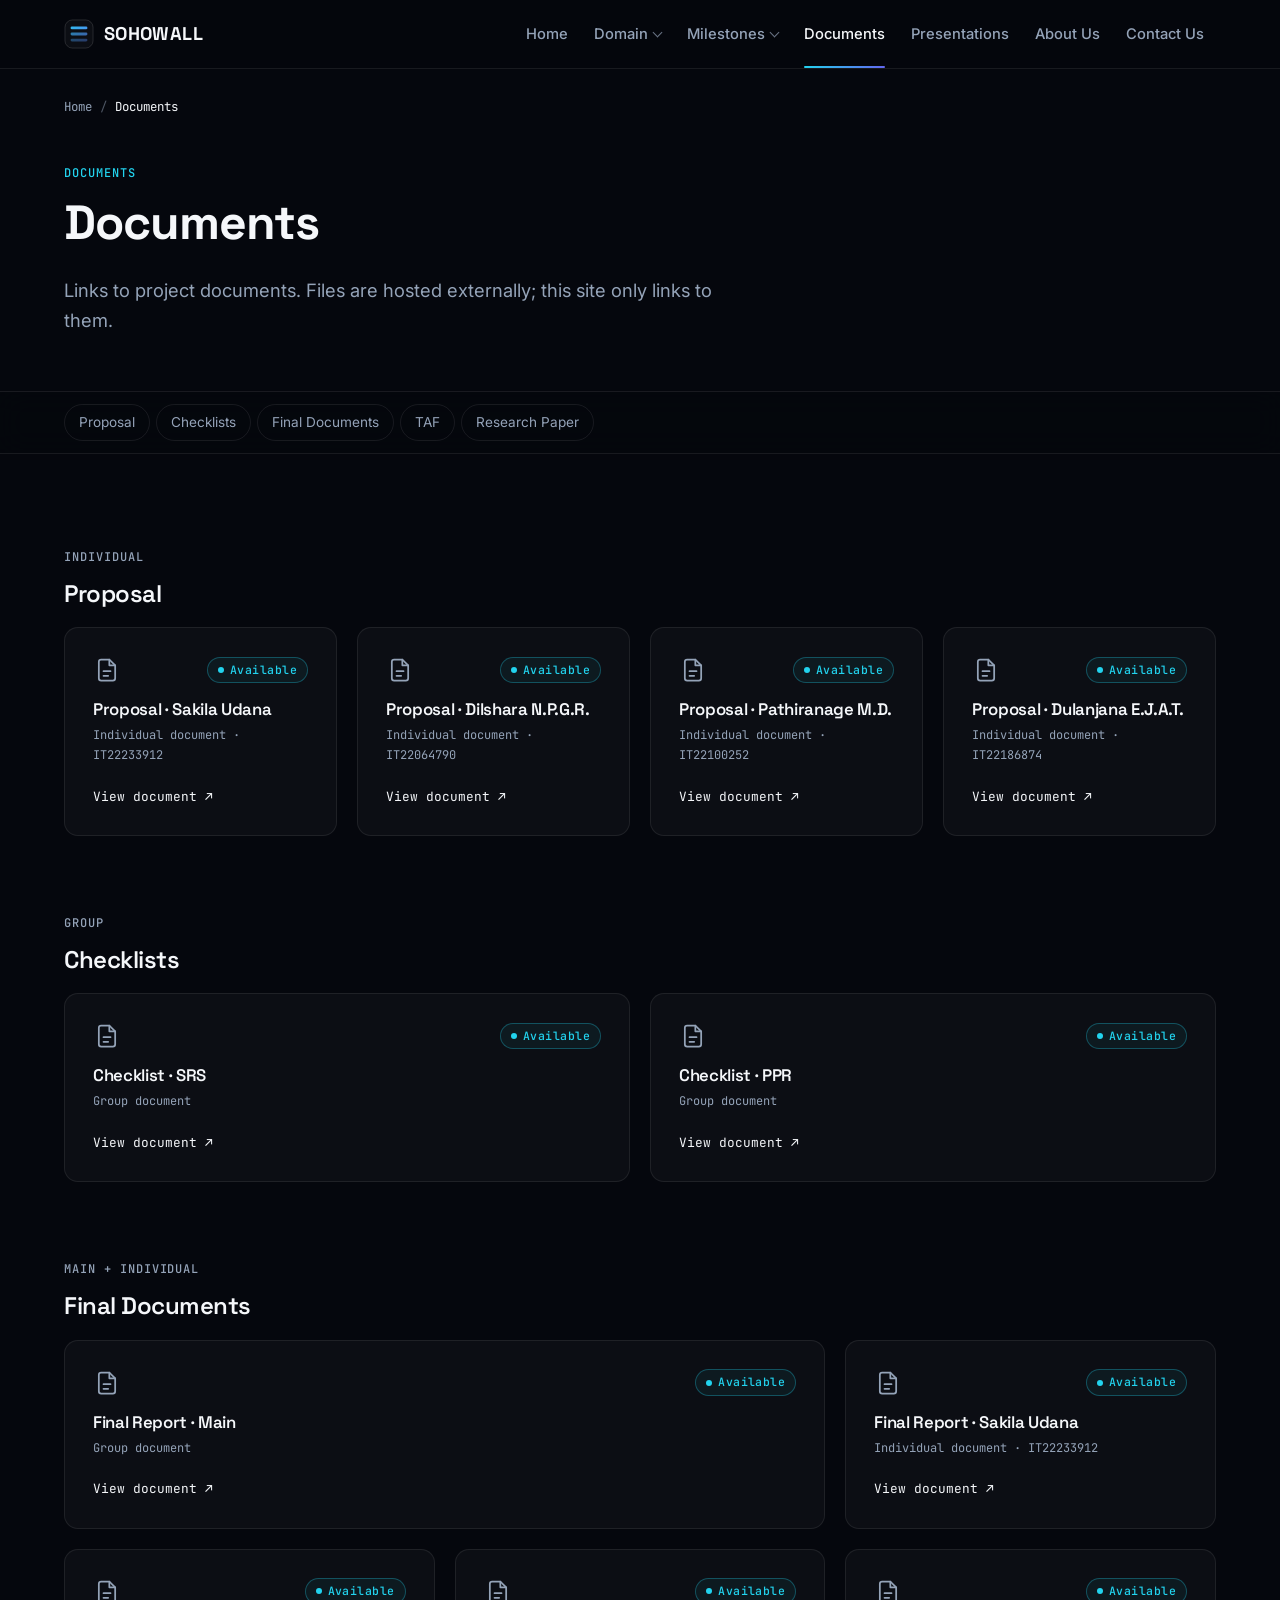
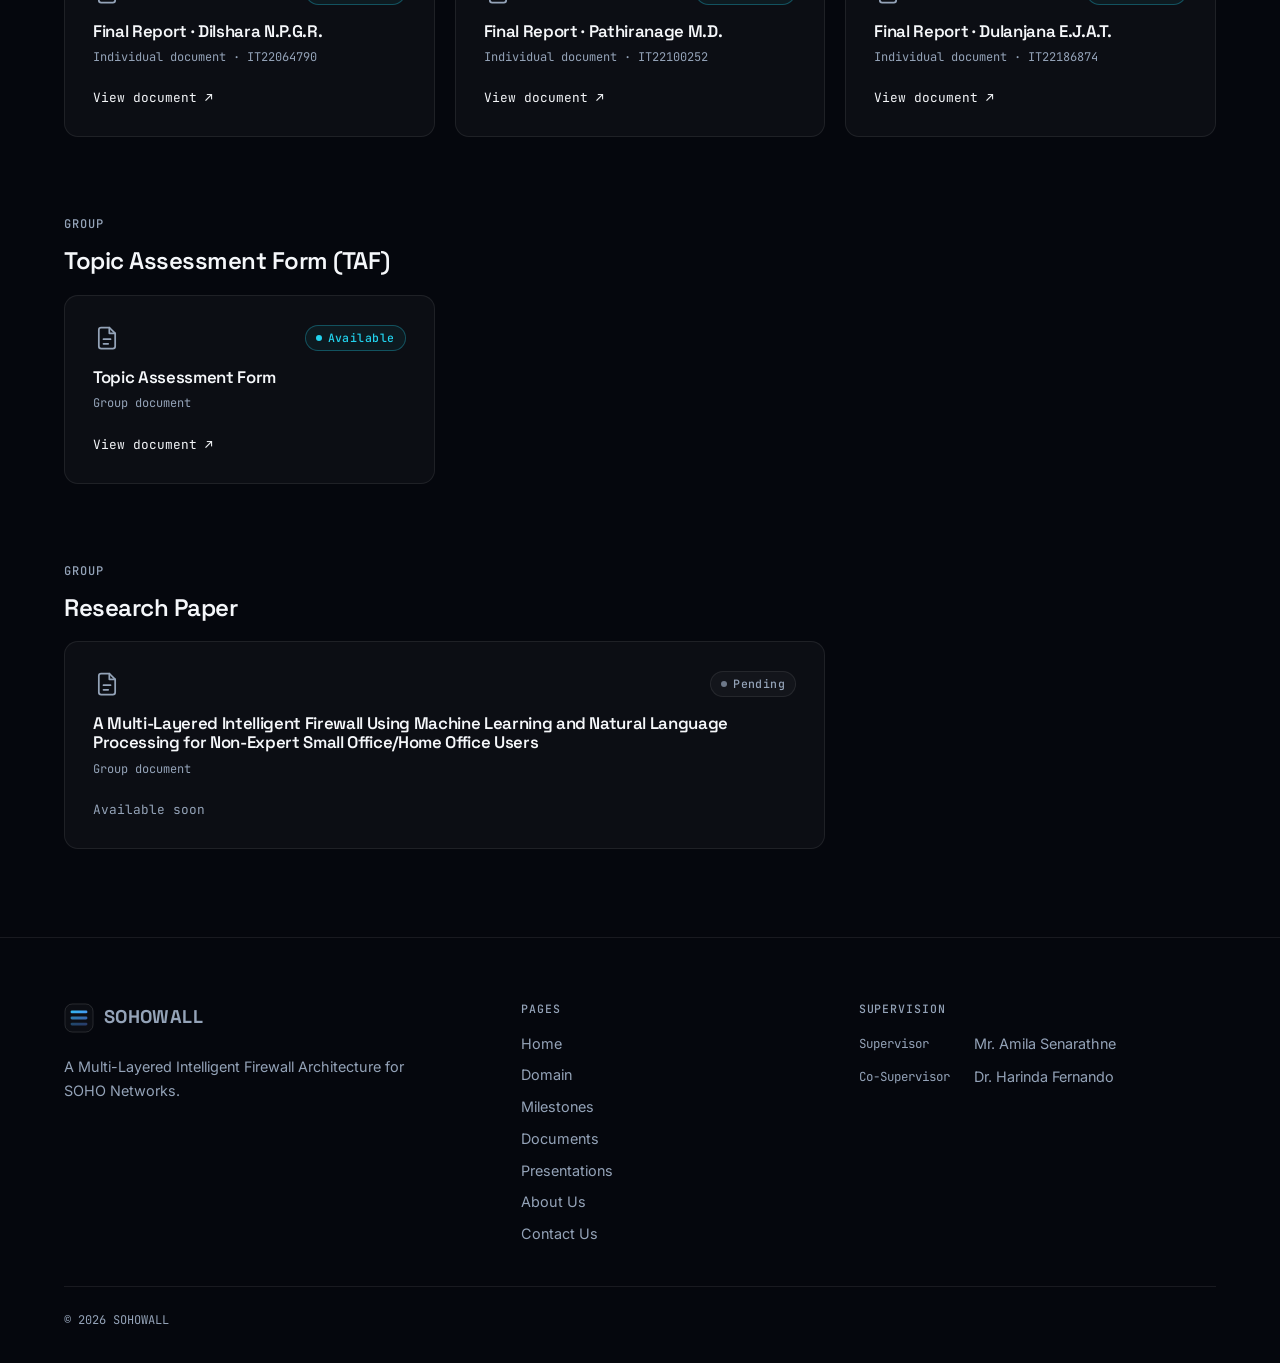
<file: documents.html>
<!doctype html>
<html lang="en">
<head>
  <meta charset="utf-8">
  <meta name="viewport" content="width=device-width, initial-scale=1">
  <title>Documents · SOHOWALL</title>
  <meta name="description" content="Links to SOHOWALL project documents: proposal, checklists, final documents, TAF and research paper.">
  <meta name="theme-color" content="#05070D">
  <link rel="icon" href="assets/img/logo.svg" type="image/svg+xml">
  <link rel="preconnect" href="https://fonts.googleapis.com">
  <link rel="preconnect" href="https://fonts.gstatic.com" crossorigin>
  <link rel="stylesheet" href="https://fonts.googleapis.com/css2?family=Inter:wght@400;500;600&family=JetBrains+Mono:wght@400;500&family=Space+Grotesk:wght@500;600;700&display=swap">
  <link rel="stylesheet" href="assets/css/style.css">
</head>
<body>
  <a class="skip-link" href="#main">Skip to content</a>

  <header class="site-header">
    <div class="container site-header__inner">
      <a class="brand" href="index.html" aria-label="SOHOWALL home">
        <img src="assets/img/logo.svg" alt="" width="30" height="30">
        <span class="brand__name">SOHOWALL</span>
      </a>

      <nav class="nav" aria-label="Main">
        <ul class="nav__list">
          <li class="nav__item"><a class="nav__link" href="index.html">Home</a></li>
          <li class="nav__item nav__item--has-menu"><a class="nav__link" href="domain.html">Domain<span class="nav__caret" aria-hidden="true"></span></a><div class="nav__menu"><ul class="nav__menu-panel"><li><a class="nav__sublink" href="domain.html#literature-survey">Literature Survey</a></li><li><a class="nav__sublink" href="domain.html#research-gap">Research Gap</a></li><li><a class="nav__sublink" href="domain.html#research-problem">Research Problem</a></li><li><a class="nav__sublink" href="domain.html#objectives">Research Objectives</a></li><li><a class="nav__sublink" href="domain.html#methodology">Methodology</a></li><li><a class="nav__sublink" href="domain.html#technologies">Technologies Used</a></li><li><span class="nav__group">Modules</span></li><li><a class="nav__sublink" href="modules/m1.html">M1 · Threat Intelligence &amp; Enforcement</a></li><li><a class="nav__sublink" href="modules/m2.html">M2 · Anomaly Detection</a></li><li><a class="nav__sublink" href="modules/m3.html">M3 · Data Loss Prevention</a></li><li><a class="nav__sublink" href="modules/m4.html">M4 · Natural Language Firewall</a></li></ul></div></li>
          <li class="nav__item nav__item--has-menu"><a class="nav__link" href="milestones.html">Milestones<span class="nav__caret" aria-hidden="true"></span></a><div class="nav__menu"><ul class="nav__menu-panel"><li><a class="nav__sublink" href="milestones.html#proposal">Project Proposal</a></li><li><a class="nav__sublink" href="milestones.html#progress-1">Progress Presentation 1</a></li><li><a class="nav__sublink" href="milestones.html#progress-2">Progress Presentation 2</a></li><li><a class="nav__sublink" href="milestones.html#final-assessment">Final Assessment</a></li><li><a class="nav__sublink" href="milestones.html#summary">Summary table</a></li></ul></div></li>
          <li class="nav__item"><a class="nav__link is-active" href="documents.html" aria-current="page">Documents</a></li>
          <li class="nav__item"><a class="nav__link" href="presentations.html">Presentations</a></li>
          <li class="nav__item"><a class="nav__link" href="about.html">About Us</a></li>
          <li class="nav__item"><a class="nav__link" href="contact.html">Contact Us</a></li>
        </ul>
      </nav>

      <details class="mnav">
        <summary><span class="mnav__icon" aria-hidden="true"></span>Menu</summary>
        <nav class="mnav__panel" aria-label="Main (mobile)">
          <ul class="mnav__list">
          <li><a class="mnav__link" href="index.html">Home</a></li>
          <li><a class="mnav__link" href="domain.html">Domain</a><ul class="mnav__sub"><li><a href="domain.html#literature-survey">Literature Survey</a></li><li><a href="domain.html#research-gap">Research Gap</a></li><li><a href="domain.html#research-problem">Research Problem</a></li><li><a href="domain.html#objectives">Research Objectives</a></li><li><a href="domain.html#methodology">Methodology</a></li><li><a href="domain.html#technologies">Technologies Used</a></li><li><a href="modules/m1.html">M1 · Threat Intelligence &amp; Enforcement</a></li><li><a href="modules/m2.html">M2 · Anomaly Detection</a></li><li><a href="modules/m3.html">M3 · Data Loss Prevention</a></li><li><a href="modules/m4.html">M4 · Natural Language Firewall</a></li></ul></li>
          <li><a class="mnav__link" href="milestones.html">Milestones</a><ul class="mnav__sub"><li><a href="milestones.html#proposal">Project Proposal</a></li><li><a href="milestones.html#progress-1">Progress Presentation 1</a></li><li><a href="milestones.html#progress-2">Progress Presentation 2</a></li><li><a href="milestones.html#final-assessment">Final Assessment</a></li><li><a href="milestones.html#summary">Summary table</a></li></ul></li>
          <li><a class="mnav__link is-active" href="documents.html" aria-current="page">Documents</a></li>
          <li><a class="mnav__link" href="presentations.html">Presentations</a></li>
          <li><a class="mnav__link" href="about.html">About Us</a></li>
          <li><a class="mnav__link" href="contact.html">Contact Us</a></li>
          </ul>
        </nav>
      </details>
    </div>
  </header>

  <main id="main">
    <nav class="breadcrumb container" aria-label="Breadcrumb">
      <ol>
        <li><a href="index.html">Home</a></li><li><span aria-current="page">Documents</span></li>
      </ol>
    </nav>
    <section class="page-hero">
      <div class="container">
        <span class="label label--accent">Documents</span>
        <h1>Documents</h1>
        <p class="lead">Links to project documents. Files are hosted externally; this site only links to them.</p>
      </div>
    </section>

    <nav class="subnav" aria-label="On this page">
      <div class="container">
        <ol class="subnav__list">
          <li><a href="#proposal">Proposal</a></li> <li><a href="#checklists">Checklists</a></li> <li><a href="#final">Final Documents</a></li> <li><a href="#taf">TAF</a></li> <li><a href="#research-paper">Research Paper</a></li>
        </ol>
      </div>
    </nav>

    <section class="section">
      <div class="container stack-lg">
        <div class="doc-group" id="proposal">
          <span class="label">Individual</span>
          <h2>Proposal</h2>
          <div class="grid grid--4">
          <a class="card card--link doc" href="https://drive.google.com/file/d/11Z7E0OFn28Aqn7jkhRcIy_4gnuJAwExr/view?usp=sharing" target="_blank" rel="noopener">
            <div class="card__top"><svg class="icon" viewBox="0 0 24 24" aria-hidden="true"><path d="M14 3H7a2 2 0 0 0-2 2v14a2 2 0 0 0 2 2h10a2 2 0 0 0 2-2V8z"/><path d="M14 3v5h5M9 13h6M9 17h4"/></svg><span class="badge badge--done">Available</span></div>
            <h3>Proposal · Sakila Udana</h3>
            <span class="doc__meta">Individual document · IT22233912</span>
            <span class="card__more">View document ↗</span>
          </a><a class="card card--link doc" href="https://drive.google.com/file/d/1fK6_bK2AoJ3zjnfUXLjHVFBvfN2C_ktS/view?usp=sharing" target="_blank" rel="noopener">
            <div class="card__top"><svg class="icon" viewBox="0 0 24 24" aria-hidden="true"><path d="M14 3H7a2 2 0 0 0-2 2v14a2 2 0 0 0 2 2h10a2 2 0 0 0 2-2V8z"/><path d="M14 3v5h5M9 13h6M9 17h4"/></svg><span class="badge badge--done">Available</span></div>
            <h3>Proposal · Dilshara N.P.G.R.</h3>
            <span class="doc__meta">Individual document · IT22064790</span>
            <span class="card__more">View document ↗</span>
          </a><a class="card card--link doc" href="https://drive.google.com/file/d/19fuymr4P_oOazQsqzM36I-Wp3j_7BLzK/view?usp=sharing" target="_blank" rel="noopener">
            <div class="card__top"><svg class="icon" viewBox="0 0 24 24" aria-hidden="true"><path d="M14 3H7a2 2 0 0 0-2 2v14a2 2 0 0 0 2 2h10a2 2 0 0 0 2-2V8z"/><path d="M14 3v5h5M9 13h6M9 17h4"/></svg><span class="badge badge--done">Available</span></div>
            <h3>Proposal · Pathiranage M.D.</h3>
            <span class="doc__meta">Individual document · IT22100252</span>
            <span class="card__more">View document ↗</span>
          </a><a class="card card--link doc" href="https://drive.google.com/file/d/1GfS_fxce_11ztuiBIjbO-uCFXkRF1TIM/view?usp=sharing" target="_blank" rel="noopener">
            <div class="card__top"><svg class="icon" viewBox="0 0 24 24" aria-hidden="true"><path d="M14 3H7a2 2 0 0 0-2 2v14a2 2 0 0 0 2 2h10a2 2 0 0 0 2-2V8z"/><path d="M14 3v5h5M9 13h6M9 17h4"/></svg><span class="badge badge--done">Available</span></div>
            <h3>Proposal · Dulanjana E.J.A.T.</h3>
            <span class="doc__meta">Individual document · IT22186874</span>
            <span class="card__more">View document ↗</span>
          </a>
          </div>
        </div><div class="doc-group" id="checklists">
          <span class="label">Group</span>
          <h2>Checklists</h2>
          <div class="grid grid--2">
          <a class="card card--link doc" href="https://drive.google.com/file/d/1awzCJS5SY0SqGmIrf3XZHjHx7c-fCFUq/view?usp=sharing" target="_blank" rel="noopener">
            <div class="card__top"><svg class="icon" viewBox="0 0 24 24" aria-hidden="true"><path d="M14 3H7a2 2 0 0 0-2 2v14a2 2 0 0 0 2 2h10a2 2 0 0 0 2-2V8z"/><path d="M14 3v5h5M9 13h6M9 17h4"/></svg><span class="badge badge--done">Available</span></div>
            <h3>Checklist · SRS</h3>
            <span class="doc__meta">Group document</span>
            <span class="card__more">View document ↗</span>
          </a><a class="card card--link doc" href="https://drive.google.com/file/d/1Layik5zVW-IWIj64KgUkUp6TYyjDQxbb/view?usp=sharing" target="_blank" rel="noopener">
            <div class="card__top"><svg class="icon" viewBox="0 0 24 24" aria-hidden="true"><path d="M14 3H7a2 2 0 0 0-2 2v14a2 2 0 0 0 2 2h10a2 2 0 0 0 2-2V8z"/><path d="M14 3v5h5M9 13h6M9 17h4"/></svg><span class="badge badge--done">Available</span></div>
            <h3>Checklist · PPR</h3>
            <span class="doc__meta">Group document</span>
            <span class="card__more">View document ↗</span>
          </a>
          </div>
        </div><div class="doc-group" id="final">
          <span class="label">Main + individual</span>
          <h2>Final Documents</h2>
          <div class="grid grid--3">
          <a class="card card--link doc span-2" href="https://drive.google.com/file/d/11VVti_v3QCt2zcQaLgNYETVSEwxknupj/view?usp=sharing" target="_blank" rel="noopener">
            <div class="card__top"><svg class="icon" viewBox="0 0 24 24" aria-hidden="true"><path d="M14 3H7a2 2 0 0 0-2 2v14a2 2 0 0 0 2 2h10a2 2 0 0 0 2-2V8z"/><path d="M14 3v5h5M9 13h6M9 17h4"/></svg><span class="badge badge--done">Available</span></div>
            <h3>Final Report · Main</h3>
            <span class="doc__meta">Group document</span>
            <span class="card__more">View document ↗</span>
          </a><a class="card card--link doc" href="https://drive.google.com/file/d/1RYAgcO-jS908RDkgQNVZUmjzKXuKeLm0/view?usp=sharing" target="_blank" rel="noopener">
            <div class="card__top"><svg class="icon" viewBox="0 0 24 24" aria-hidden="true"><path d="M14 3H7a2 2 0 0 0-2 2v14a2 2 0 0 0 2 2h10a2 2 0 0 0 2-2V8z"/><path d="M14 3v5h5M9 13h6M9 17h4"/></svg><span class="badge badge--done">Available</span></div>
            <h3>Final Report · Sakila Udana</h3>
            <span class="doc__meta">Individual document · IT22233912</span>
            <span class="card__more">View document ↗</span>
          </a><a class="card card--link doc" href="https://drive.google.com/file/d/17paqi3AFIYtcssz-qL9xOMWzTNNtTNK5/view?usp=sharing" target="_blank" rel="noopener">
            <div class="card__top"><svg class="icon" viewBox="0 0 24 24" aria-hidden="true"><path d="M14 3H7a2 2 0 0 0-2 2v14a2 2 0 0 0 2 2h10a2 2 0 0 0 2-2V8z"/><path d="M14 3v5h5M9 13h6M9 17h4"/></svg><span class="badge badge--done">Available</span></div>
            <h3>Final Report · Dilshara N.P.G.R.</h3>
            <span class="doc__meta">Individual document · IT22064790</span>
            <span class="card__more">View document ↗</span>
          </a><a class="card card--link doc" href="https://drive.google.com/file/d/1tdW1i4YVR31ux32ZfJoSRZTdZxydcFHQ/view?usp=sharing" target="_blank" rel="noopener">
            <div class="card__top"><svg class="icon" viewBox="0 0 24 24" aria-hidden="true"><path d="M14 3H7a2 2 0 0 0-2 2v14a2 2 0 0 0 2 2h10a2 2 0 0 0 2-2V8z"/><path d="M14 3v5h5M9 13h6M9 17h4"/></svg><span class="badge badge--done">Available</span></div>
            <h3>Final Report · Pathiranage M.D.</h3>
            <span class="doc__meta">Individual document · IT22100252</span>
            <span class="card__more">View document ↗</span>
          </a><a class="card card--link doc" href="https://drive.google.com/file/d/1161kZkUx8FoAQA_eI9RVFfhahfUIpgss/view?usp=sharing" target="_blank" rel="noopener">
            <div class="card__top"><svg class="icon" viewBox="0 0 24 24" aria-hidden="true"><path d="M14 3H7a2 2 0 0 0-2 2v14a2 2 0 0 0 2 2h10a2 2 0 0 0 2-2V8z"/><path d="M14 3v5h5M9 13h6M9 17h4"/></svg><span class="badge badge--done">Available</span></div>
            <h3>Final Report · Dulanjana E.J.A.T.</h3>
            <span class="doc__meta">Individual document · IT22186874</span>
            <span class="card__more">View document ↗</span>
          </a>
          </div>
        </div><div class="doc-group" id="taf">
          <span class="label">Group</span>
          <h2>Topic Assessment Form (TAF)</h2>
          <div class="grid grid--3">
          <a class="card card--link doc" href="https://drive.google.com/file/d/1y_NrSFYtX_fQXUolelkrsLMblYJU9s1e/view?usp=sharing" target="_blank" rel="noopener">
            <div class="card__top"><svg class="icon" viewBox="0 0 24 24" aria-hidden="true"><path d="M14 3H7a2 2 0 0 0-2 2v14a2 2 0 0 0 2 2h10a2 2 0 0 0 2-2V8z"/><path d="M14 3v5h5M9 13h6M9 17h4"/></svg><span class="badge badge--done">Available</span></div>
            <h3>Topic Assessment Form</h3>
            <span class="doc__meta">Group document</span>
            <span class="card__more">View document ↗</span>
          </a>
          </div>
        </div><div class="doc-group" id="research-paper">
          <span class="label">Group</span>
          <h2>Research Paper</h2>
          <div class="grid grid--3">
          <a class="card card--link doc span-2" href="#TODO">
            <div class="card__top"><svg class="icon" viewBox="0 0 24 24" aria-hidden="true"><path d="M14 3H7a2 2 0 0 0-2 2v14a2 2 0 0 0 2 2h10a2 2 0 0 0 2-2V8z"/><path d="M14 3v5h5M9 13h6M9 17h4"/></svg><span class="badge badge--pending">Pending</span></div>
            <h3>A Multi-Layered Intelligent Firewall Using Machine Learning and Natural Language Processing for Non-Expert Small Office/Home Office Users</h3>
            <span class="doc__meta">Group document</span>
            <span class="card__more">Available soon</span>
          </a>
          </div>
        </div>
      </div>
    </section>
  </main>

  <footer class="site-footer">
    <div class="container">
      <div class="site-footer__grid">
        <div>
          <a class="brand" href="index.html" aria-label="SOHOWALL home">
            <img src="assets/img/logo.svg" alt="" width="30" height="30">
            <span class="brand__name">SOHOWALL</span>
          </a>
          <p style="margin-top:16px">A Multi-Layered Intelligent Firewall Architecture for SOHO Networks.</p>
        </div>
        <div>
          <h2>Pages</h2>
          <ul>
            <li><a href="index.html">Home</a></li>
            <li><a href="domain.html">Domain</a></li>
            <li><a href="milestones.html">Milestones</a></li>
            <li><a href="documents.html">Documents</a></li>
            <li><a href="presentations.html">Presentations</a></li>
            <li><a href="about.html">About Us</a></li>
            <li><a href="contact.html">Contact Us</a></li>
          </ul>
        </div>
        <div>
          <h2>Supervision</h2>
          <dl class="meta">
            <dt>Supervisor</dt><dd>Mr. Amila Senarathne</dd>
            <dt>Co-Supervisor</dt><dd>Dr. Harinda Fernando</dd>
          </dl>
        </div>
      </div>
      <div class="site-footer__bottom">
        <span>&copy; 2026 SOHOWALL</span>
      </div>
    </div>
  </footer>
</body>
</html>
</file>
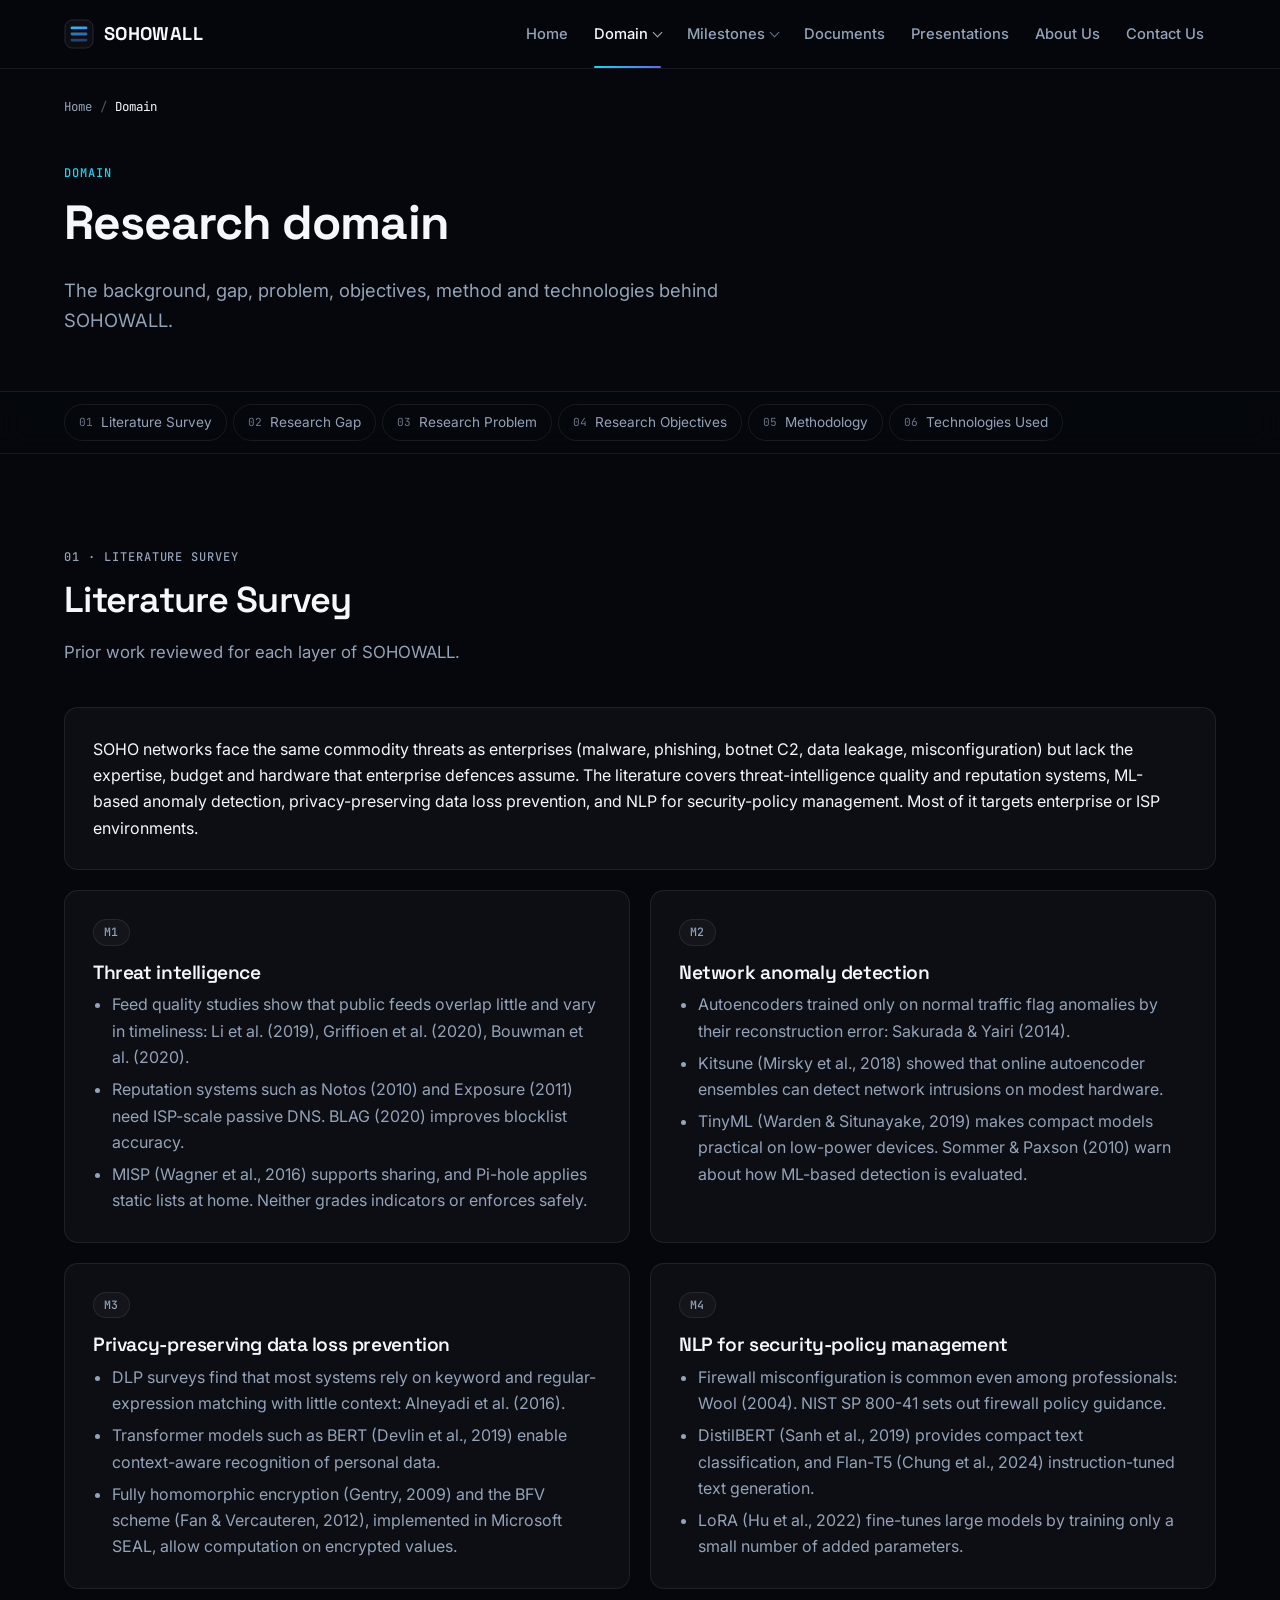
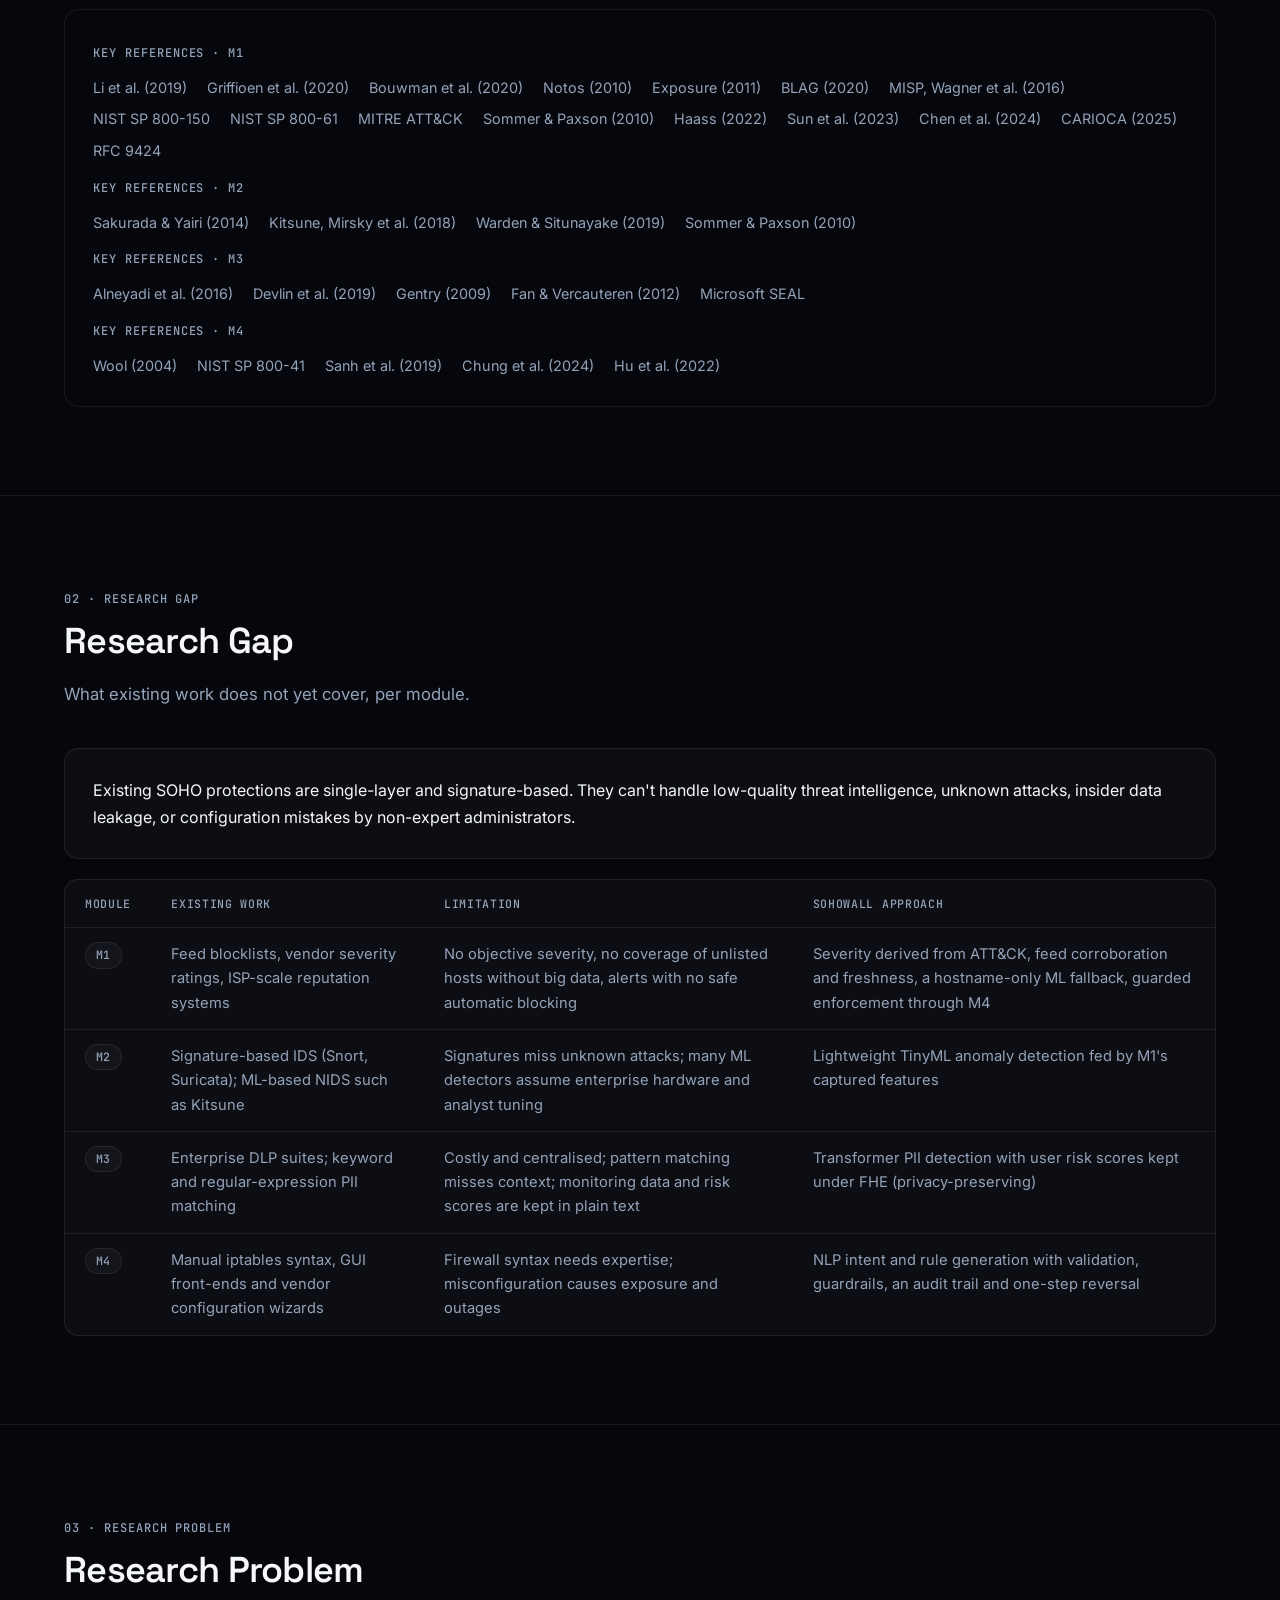
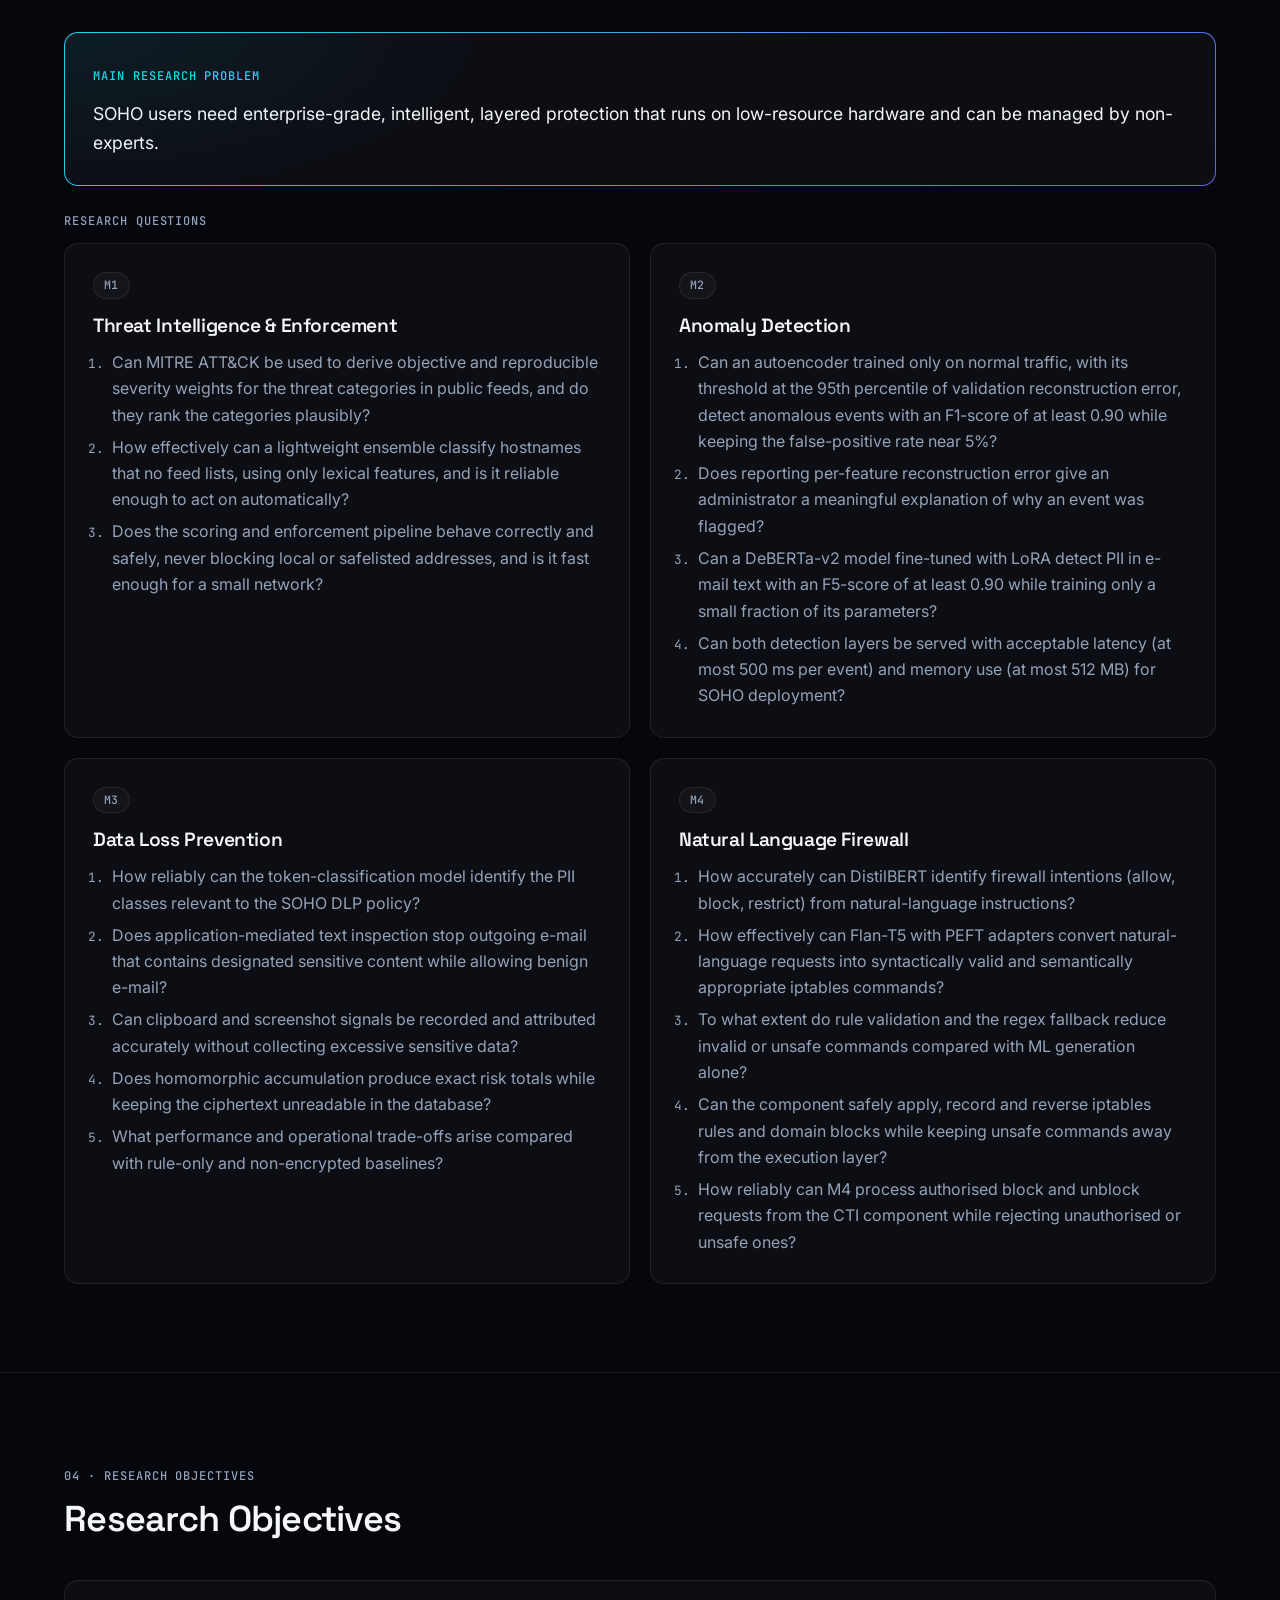
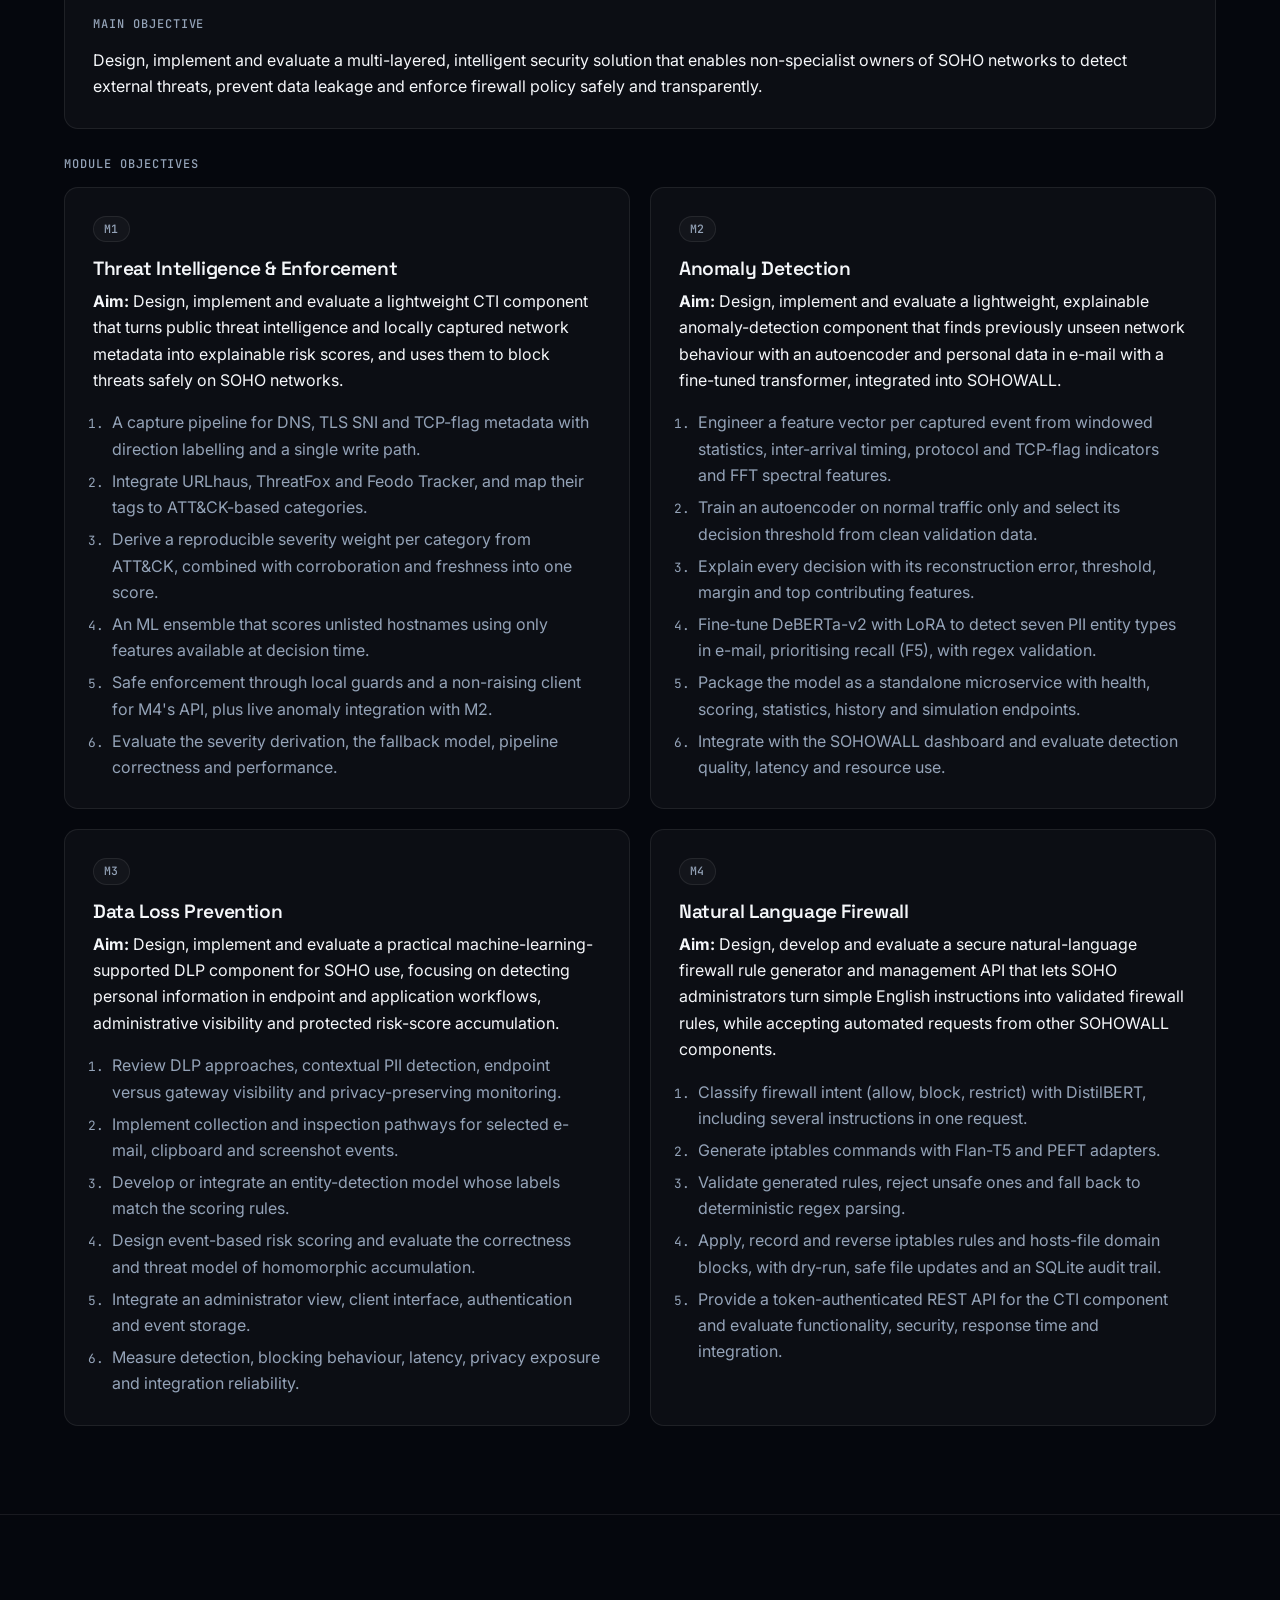
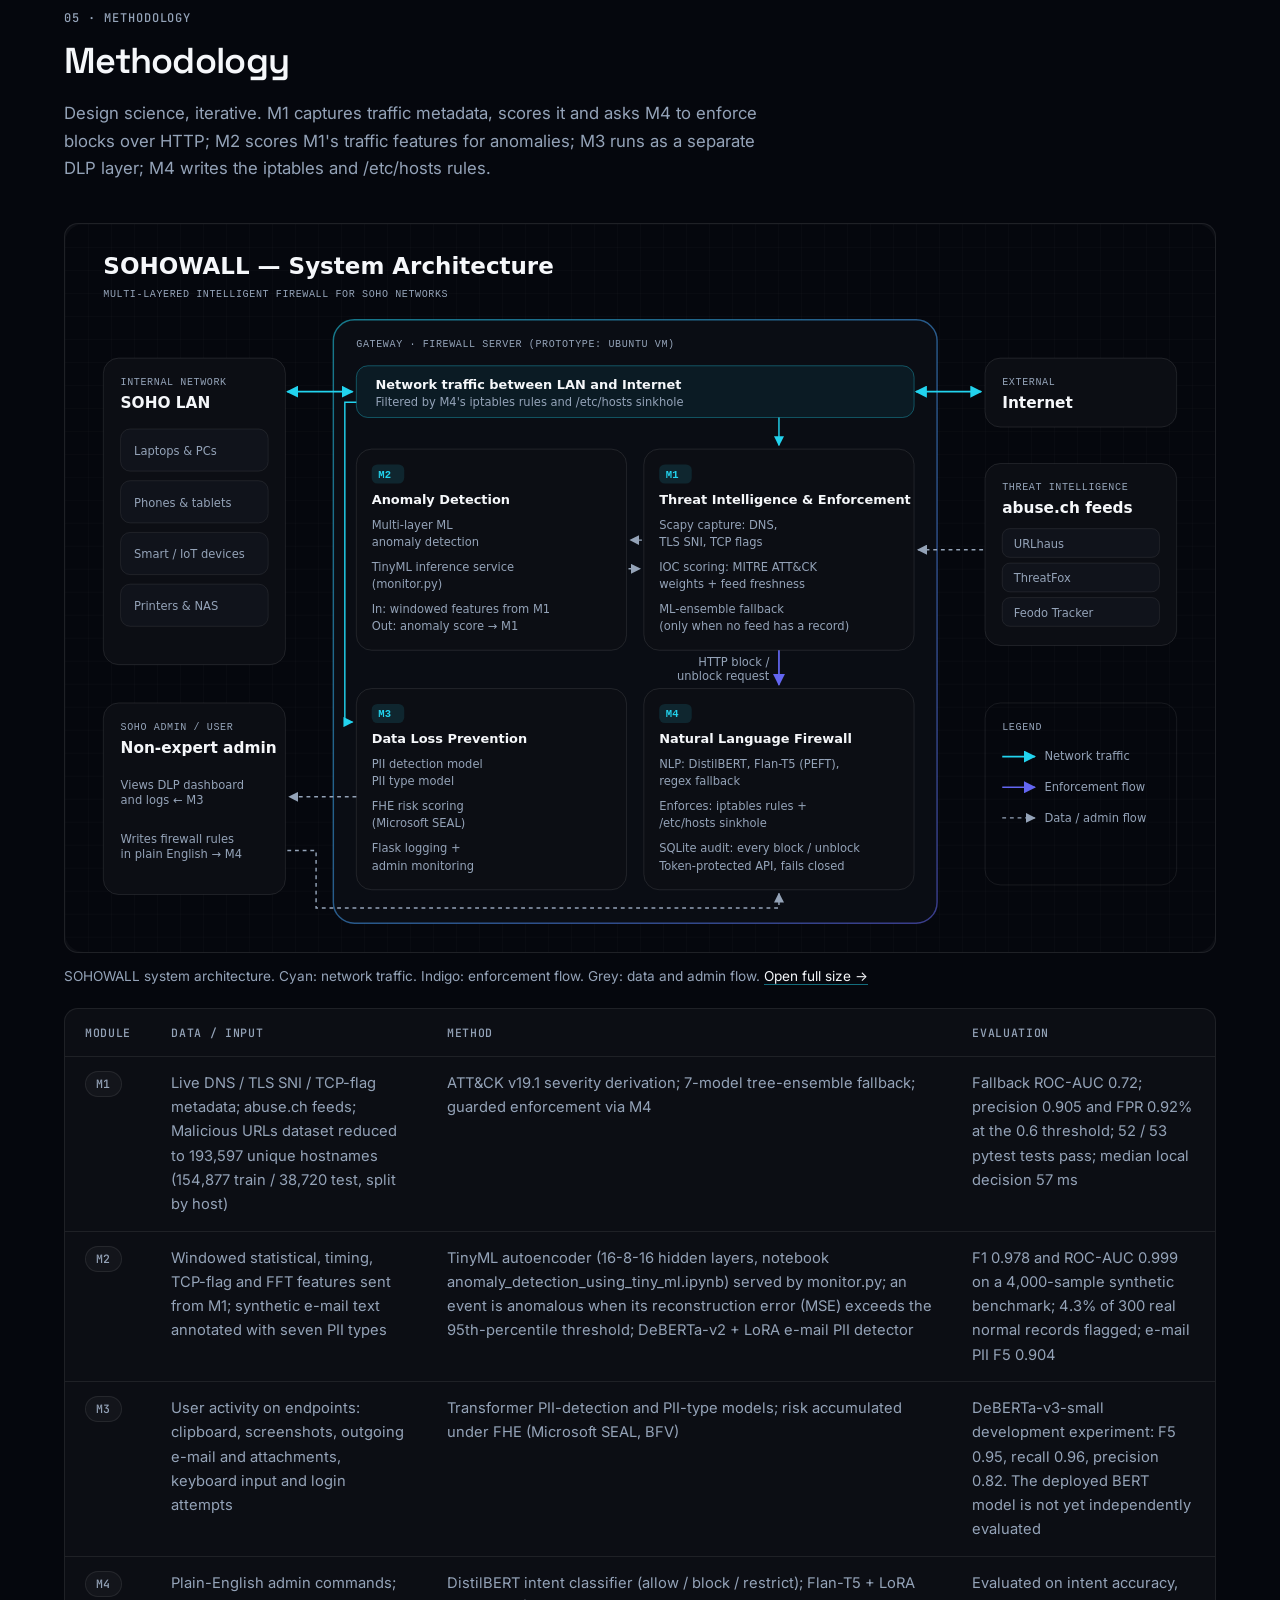
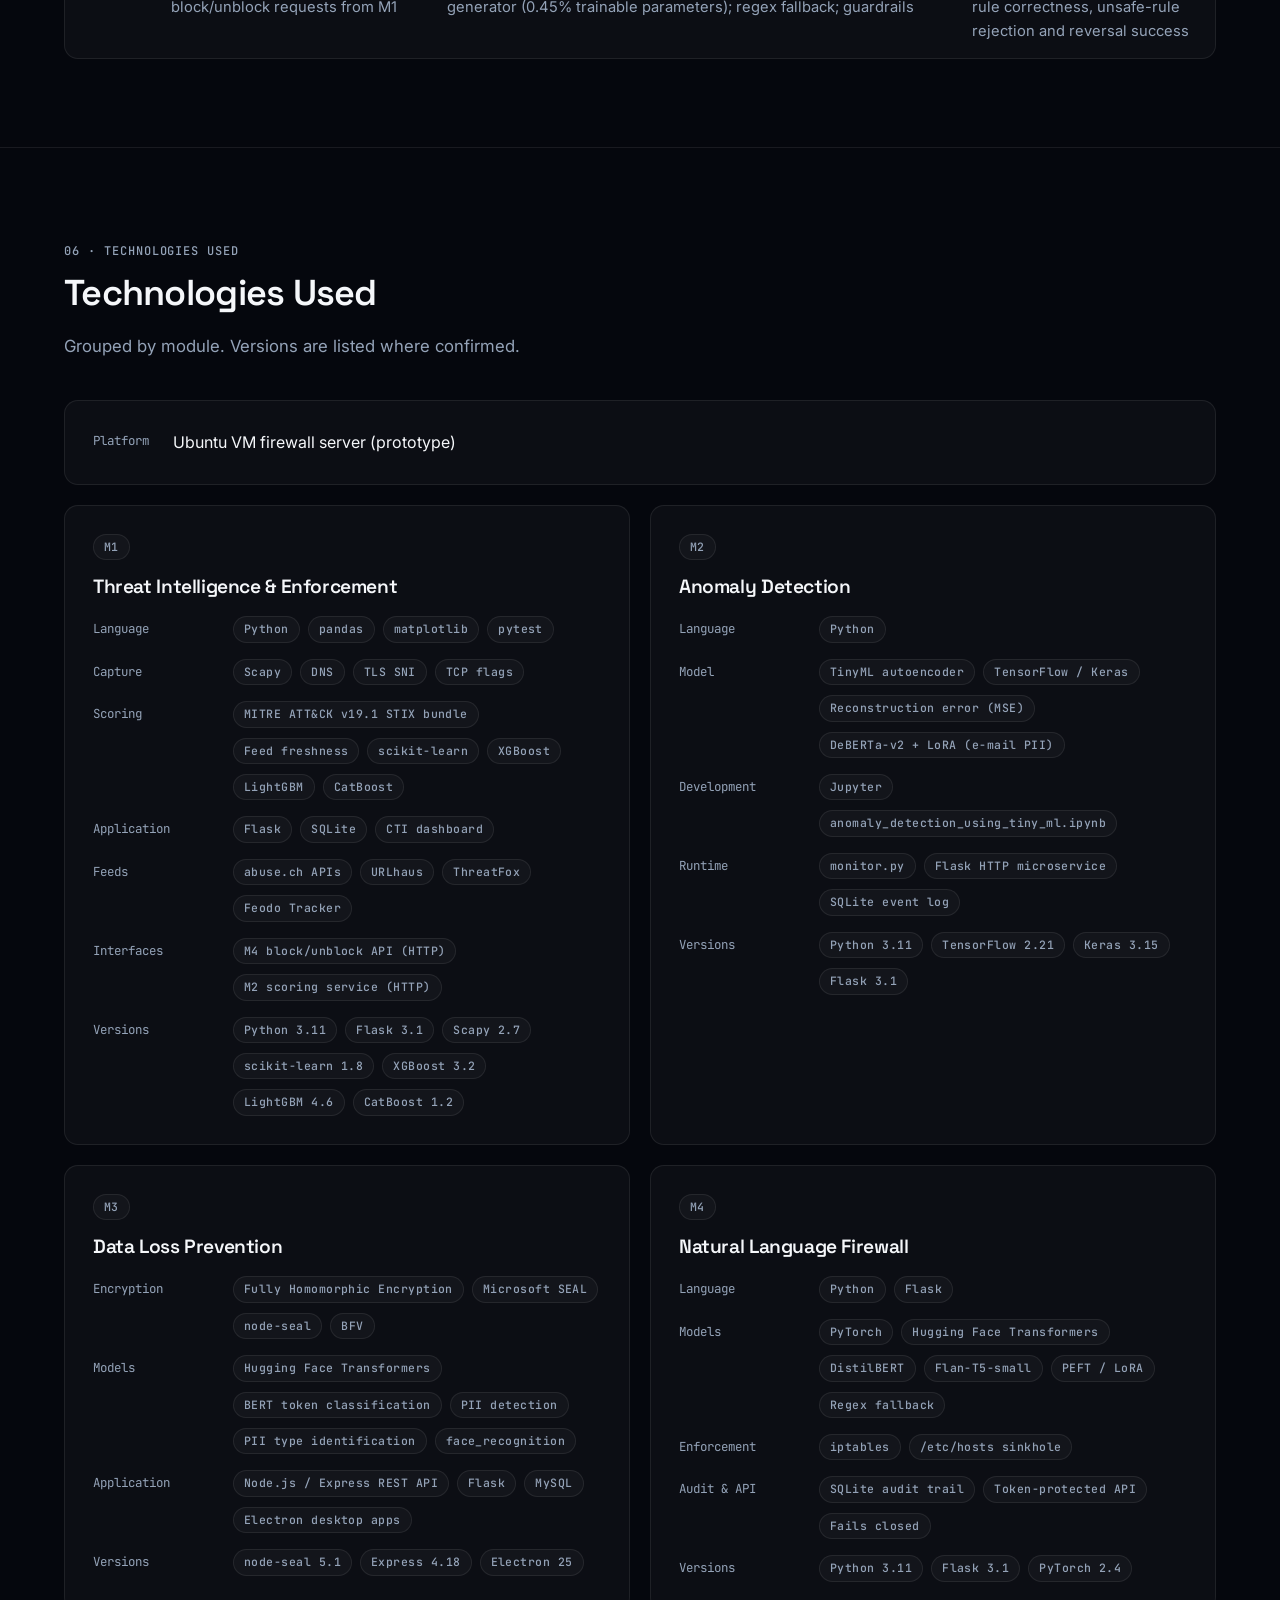
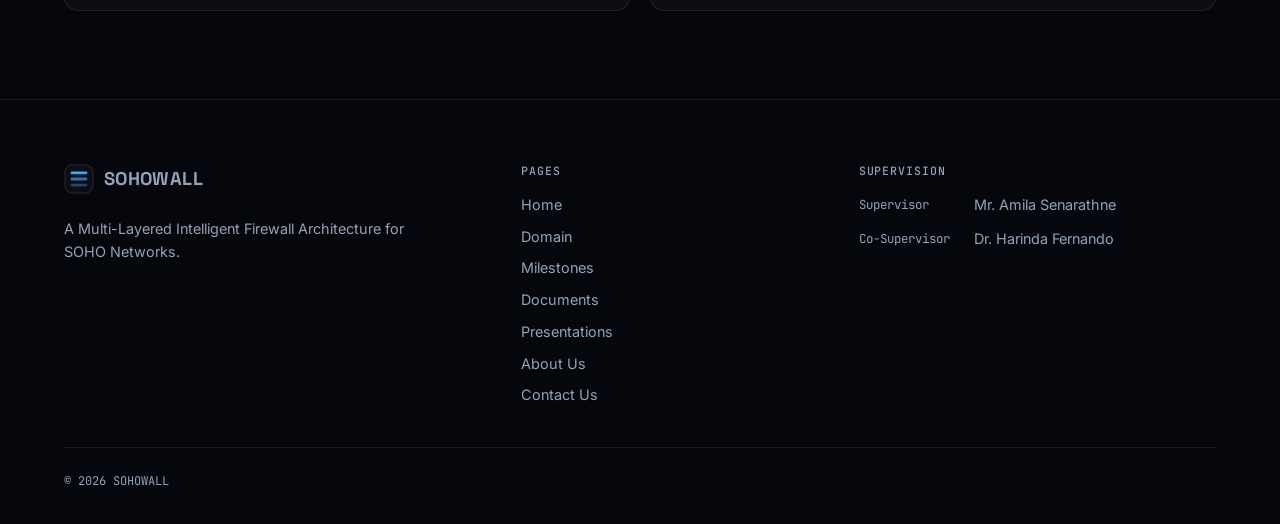
<file: domain.html>
<!doctype html>
<html lang="en">
<head>
  <meta charset="utf-8">
  <meta name="viewport" content="width=device-width, initial-scale=1">
  <title>Domain · SOHOWALL</title>
  <meta name="description" content="Research domain of SOHOWALL: literature survey, research gap, problem, objectives, methodology and technologies used.">
  <meta name="theme-color" content="#05070D">
  <link rel="icon" href="assets/img/logo.svg" type="image/svg+xml">
  <link rel="preconnect" href="https://fonts.googleapis.com">
  <link rel="preconnect" href="https://fonts.gstatic.com" crossorigin>
  <link rel="stylesheet" href="https://fonts.googleapis.com/css2?family=Inter:wght@400;500;600&family=JetBrains+Mono:wght@400;500&family=Space+Grotesk:wght@500;600;700&display=swap">
  <link rel="stylesheet" href="assets/css/style.css">
</head>
<body>
  <a class="skip-link" href="#main">Skip to content</a>

  <header class="site-header">
    <div class="container site-header__inner">
      <a class="brand" href="index.html" aria-label="SOHOWALL home">
        <img src="assets/img/logo.svg" alt="" width="30" height="30">
        <span class="brand__name">SOHOWALL</span>
      </a>

      <nav class="nav" aria-label="Main">
        <ul class="nav__list">
          <li class="nav__item"><a class="nav__link" href="index.html">Home</a></li>
          <li class="nav__item nav__item--has-menu"><a class="nav__link is-active" href="domain.html" aria-current="page">Domain<span class="nav__caret" aria-hidden="true"></span></a><div class="nav__menu"><ul class="nav__menu-panel"><li><a class="nav__sublink" href="domain.html#literature-survey">Literature Survey</a></li><li><a class="nav__sublink" href="domain.html#research-gap">Research Gap</a></li><li><a class="nav__sublink" href="domain.html#research-problem">Research Problem</a></li><li><a class="nav__sublink" href="domain.html#objectives">Research Objectives</a></li><li><a class="nav__sublink" href="domain.html#methodology">Methodology</a></li><li><a class="nav__sublink" href="domain.html#technologies">Technologies Used</a></li><li><span class="nav__group">Modules</span></li><li><a class="nav__sublink" href="modules/m1.html">M1 · Threat Intelligence &amp; Enforcement</a></li><li><a class="nav__sublink" href="modules/m2.html">M2 · Anomaly Detection</a></li><li><a class="nav__sublink" href="modules/m3.html">M3 · Data Loss Prevention</a></li><li><a class="nav__sublink" href="modules/m4.html">M4 · Natural Language Firewall</a></li></ul></div></li>
          <li class="nav__item nav__item--has-menu"><a class="nav__link" href="milestones.html">Milestones<span class="nav__caret" aria-hidden="true"></span></a><div class="nav__menu"><ul class="nav__menu-panel"><li><a class="nav__sublink" href="milestones.html#proposal">Project Proposal</a></li><li><a class="nav__sublink" href="milestones.html#progress-1">Progress Presentation 1</a></li><li><a class="nav__sublink" href="milestones.html#progress-2">Progress Presentation 2</a></li><li><a class="nav__sublink" href="milestones.html#final-assessment">Final Assessment</a></li><li><a class="nav__sublink" href="milestones.html#summary">Summary table</a></li></ul></div></li>
          <li class="nav__item"><a class="nav__link" href="documents.html">Documents</a></li>
          <li class="nav__item"><a class="nav__link" href="presentations.html">Presentations</a></li>
          <li class="nav__item"><a class="nav__link" href="about.html">About Us</a></li>
          <li class="nav__item"><a class="nav__link" href="contact.html">Contact Us</a></li>
        </ul>
      </nav>

      <details class="mnav">
        <summary><span class="mnav__icon" aria-hidden="true"></span>Menu</summary>
        <nav class="mnav__panel" aria-label="Main (mobile)">
          <ul class="mnav__list">
          <li><a class="mnav__link" href="index.html">Home</a></li>
          <li><a class="mnav__link is-active" href="domain.html" aria-current="page">Domain</a><ul class="mnav__sub"><li><a href="domain.html#literature-survey">Literature Survey</a></li><li><a href="domain.html#research-gap">Research Gap</a></li><li><a href="domain.html#research-problem">Research Problem</a></li><li><a href="domain.html#objectives">Research Objectives</a></li><li><a href="domain.html#methodology">Methodology</a></li><li><a href="domain.html#technologies">Technologies Used</a></li><li><a href="modules/m1.html">M1 · Threat Intelligence &amp; Enforcement</a></li><li><a href="modules/m2.html">M2 · Anomaly Detection</a></li><li><a href="modules/m3.html">M3 · Data Loss Prevention</a></li><li><a href="modules/m4.html">M4 · Natural Language Firewall</a></li></ul></li>
          <li><a class="mnav__link" href="milestones.html">Milestones</a><ul class="mnav__sub"><li><a href="milestones.html#proposal">Project Proposal</a></li><li><a href="milestones.html#progress-1">Progress Presentation 1</a></li><li><a href="milestones.html#progress-2">Progress Presentation 2</a></li><li><a href="milestones.html#final-assessment">Final Assessment</a></li><li><a href="milestones.html#summary">Summary table</a></li></ul></li>
          <li><a class="mnav__link" href="documents.html">Documents</a></li>
          <li><a class="mnav__link" href="presentations.html">Presentations</a></li>
          <li><a class="mnav__link" href="about.html">About Us</a></li>
          <li><a class="mnav__link" href="contact.html">Contact Us</a></li>
          </ul>
        </nav>
      </details>
    </div>
  </header>

  <main id="main">
    <nav class="breadcrumb container" aria-label="Breadcrumb">
      <ol>
        <li><a href="index.html">Home</a></li><li><span aria-current="page">Domain</span></li>
      </ol>
    </nav>
    <section class="page-hero">
      <div class="container">
        <span class="label label--accent">Domain</span>
        <h1>Research domain</h1>
        <p class="lead">The background, gap, problem, objectives, method and technologies behind SOHOWALL.</p>
      </div>
    </section>

    <nav class="subnav" aria-label="On this page">
      <div class="container">
        <ol class="subnav__list">
          <li><a href="#literature-survey"><span>01</span>Literature Survey</a></li>
          <li><a href="#research-gap"><span>02</span>Research Gap</a></li>
          <li><a href="#research-problem"><span>03</span>Research Problem</a></li>
          <li><a href="#objectives"><span>04</span>Research Objectives</a></li>
          <li><a href="#methodology"><span>05</span>Methodology</a></li>
          <li><a href="#technologies"><span>06</span>Technologies Used</a></li>
        </ol>
      </div>
    </nav>

    <section class="section" id="literature-survey">
      <div class="container">
        <div class="section__head">
          <span class="label">01 · Literature Survey</span>
          <h2>Literature Survey</h2>
          <p>Prior work reviewed for each layer of SOHOWALL.</p>
        </div>
        <div class="card" style="margin-bottom:20px">
          <p style="color:var(--text)">SOHO networks face the same commodity threats as enterprises (malware, phishing, botnet C2, data leakage, misconfiguration) but lack the expertise, budget and hardware that enterprise defences assume. The literature covers threat-intelligence quality and reputation systems, ML-based anomaly detection, privacy-preserving data loss prevention, and NLP for security-policy management. Most of it targets enterprise or ISP environments.</p>
        </div>
        <div class="grid grid--2">
          <div class="card">
            <div class="card__top"><span class="badge">M1</span></div>
            <h3>Threat intelligence</h3>
            <ul class="muted"><li>Feed quality studies show that public feeds overlap little and vary in timeliness: Li et al. (2019), Griffioen et al. (2020), Bouwman et al. (2020).</li><li>Reputation systems such as Notos (2010) and Exposure (2011) need ISP-scale passive DNS. BLAG (2020) improves blocklist accuracy.</li><li>MISP (Wagner et al., 2016) supports sharing, and Pi-hole applies static lists at home. Neither grades indicators or enforces safely.</li></ul>
          </div>
          <div class="card">
            <div class="card__top"><span class="badge">M2</span></div>
            <h3>Network anomaly detection</h3>
            <ul class="muted"><li>Autoencoders trained only on normal traffic flag anomalies by their reconstruction error: Sakurada &amp; Yairi (2014).</li><li>Kitsune (Mirsky et al., 2018) showed that online autoencoder ensembles can detect network intrusions on modest hardware.</li><li>TinyML (Warden &amp; Situnayake, 2019) makes compact models practical on low-power devices. Sommer &amp; Paxson (2010) warn about how ML-based detection is evaluated.</li></ul>
          </div>
          <div class="card">
            <div class="card__top"><span class="badge">M3</span></div>
            <h3>Privacy-preserving data loss prevention</h3>
            <ul class="muted"><li>DLP surveys find that most systems rely on keyword and regular-expression matching with little context: Alneyadi et al. (2016).</li><li>Transformer models such as BERT (Devlin et al., 2019) enable context-aware recognition of personal data.</li><li>Fully homomorphic encryption (Gentry, 2009) and the BFV scheme (Fan &amp; Vercauteren, 2012), implemented in Microsoft SEAL, allow computation on encrypted values.</li></ul>
          </div>
          <div class="card">
            <div class="card__top"><span class="badge">M4</span></div>
            <h3>NLP for security-policy management</h3>
            <ul class="muted"><li>Firewall misconfiguration is common even among professionals: Wool (2004). NIST SP 800-41 sets out firewall policy guidance.</li><li>DistilBERT (Sanh et al., 2019) provides compact text classification, and Flan-T5 (Chung et al., 2024) instruction-tuned text generation.</li><li>LoRA (Hu et al., 2022) fine-tunes large models by training only a small number of added parameters.</li></ul>
          </div>
        </div>
        <div class="card card--flat" style="margin-top:20px">
          <span class="label">Key references · M1</span>
          <ul class="ref-list"><li>Li et al. (2019)</li><li>Griffioen et al. (2020)</li><li>Bouwman et al. (2020)</li><li>Notos (2010)</li><li>Exposure (2011)</li><li>BLAG (2020)</li><li>MISP, Wagner et al. (2016)</li><li>NIST SP 800-150</li><li>NIST SP 800-61</li><li>MITRE ATT&amp;CK</li><li>Sommer &amp; Paxson (2010)</li><li>Haass (2022)</li><li>Sun et al. (2023)</li><li>Chen et al. (2024)</li><li>CARIOCA (2025)</li><li>RFC 9424</li></ul>
          <span class="label" style="display:block;margin-top:16px">Key references · M2</span><ul class="ref-list"><li>Sakurada &amp; Yairi (2014)</li><li>Kitsune, Mirsky et al. (2018)</li><li>Warden &amp; Situnayake (2019)</li><li>Sommer &amp; Paxson (2010)</li></ul><span class="label" style="display:block;margin-top:16px">Key references · M3</span><ul class="ref-list"><li>Alneyadi et al. (2016)</li><li>Devlin et al. (2019)</li><li>Gentry (2009)</li><li>Fan &amp; Vercauteren (2012)</li><li>Microsoft SEAL</li></ul><span class="label" style="display:block;margin-top:16px">Key references · M4</span><ul class="ref-list"><li>Wool (2004)</li><li>NIST SP 800-41</li><li>Sanh et al. (2019)</li><li>Chung et al. (2024)</li><li>Hu et al. (2022)</li></ul>
        </div>
      </div>
    </section>

    <section class="section" id="research-gap">
      <div class="container">
        <div class="section__head">
          <span class="label">02 · Research Gap</span>
          <h2>Research Gap</h2>
          <p>What existing work does not yet cover, per module.</p>
        </div>
        <div class="card" style="margin-bottom:20px">
          <p style="color:var(--text)">Existing SOHO protections are single-layer and signature-based. They can't handle low-quality threat intelligence, unknown attacks, insider data leakage, or configuration mistakes by non-expert administrators.</p>
        </div>
        <div class="card table-wrap">
          <table class="table">
            <thead>
              <tr><th scope="col">Module</th><th scope="col">Existing work</th><th scope="col">Limitation</th><th scope="col">SOHOWALL approach</th></tr>
            </thead>
            <tbody>
              <tr>
                <td><span class="badge">M1</span></td>
                <td>Feed blocklists, vendor severity ratings, ISP-scale reputation systems</td>
                <td>No objective severity, no coverage of unlisted hosts without big data, alerts with no safe automatic blocking</td>
                <td>Severity derived from ATT&amp;CK, feed corroboration and freshness, a hostname-only ML fallback, guarded enforcement through M4</td>
              </tr>
              <tr>
                <td><span class="badge">M2</span></td>
                <td>Signature-based IDS (Snort, Suricata); ML-based NIDS such as Kitsune</td>
                <td>Signatures miss unknown attacks; many ML detectors assume enterprise hardware and analyst tuning</td>
                <td>Lightweight TinyML anomaly detection fed by M1's captured features</td>
              </tr>
              <tr>
                <td><span class="badge">M3</span></td>
                <td>Enterprise DLP suites; keyword and regular-expression PII matching</td>
                <td>Costly and centralised; pattern matching misses context; monitoring data and risk scores are kept in plain text</td>
                <td>Transformer PII detection with user risk scores kept under FHE (privacy-preserving)</td>
              </tr>
              <tr>
                <td><span class="badge">M4</span></td>
                <td>Manual iptables syntax, GUI front-ends and vendor configuration wizards</td>
                <td>Firewall syntax needs expertise; misconfiguration causes exposure and outages</td>
                <td>NLP intent and rule generation with validation, guardrails, an audit trail and one-step reversal</td>
              </tr>
            </tbody>
          </table>
        </div>
      </div>
    </section>

    <section class="section" id="research-problem">
      <div class="container">
        <div class="section__head">
          <span class="label">03 · Research Problem</span>
          <h2>Research Problem</h2>
        </div>
        <div class="card card--feature" style="margin-bottom:20px">
          <span class="label label--accent">Main research problem</span>
          <p style="color:var(--text);font-size:1.1rem">SOHO users need enterprise-grade, intelligent, layered protection that runs on low-resource hardware and can be managed by non-experts.</p>
        </div>
        <span class="label">Research questions</span>
        <div class="grid grid--2">
          <div class="card">
            <div class="card__top"><span class="badge">M1</span></div>
            <h3>Threat Intelligence &amp; Enforcement</h3>
            <ol class="muted obj-list"><li>Can MITRE ATT&amp;CK be used to derive objective and reproducible severity weights for the threat categories in public feeds, and do they rank the categories plausibly?</li><li>How effectively can a lightweight ensemble classify hostnames that no feed lists, using only lexical features, and is it reliable enough to act on automatically?</li><li>Does the scoring and enforcement pipeline behave correctly and safely, never blocking local or safelisted addresses, and is it fast enough for a small network?</li></ol>
          </div>
          <div class="card">
            <div class="card__top"><span class="badge">M2</span></div>
            <h3>Anomaly Detection</h3>
            <ol class="muted obj-list"><li>Can an autoencoder trained only on normal traffic, with its threshold at the 95th percentile of validation reconstruction error, detect anomalous events with an F1-score of at least 0.90 while keeping the false-positive rate near 5%?</li><li>Does reporting per-feature reconstruction error give an administrator a meaningful explanation of why an event was flagged?</li><li>Can a DeBERTa-v2 model fine-tuned with LoRA detect PII in e-mail text with an F5-score of at least 0.90 while training only a small fraction of its parameters?</li><li>Can both detection layers be served with acceptable latency (at most 500 ms per event) and memory use (at most 512 MB) for SOHO deployment?</li></ol>
          </div>
          <div class="card">
            <div class="card__top"><span class="badge">M3</span></div>
            <h3>Data Loss Prevention</h3>
            <ol class="muted obj-list"><li>How reliably can the token-classification model identify the PII classes relevant to the SOHO DLP policy?</li><li>Does application-mediated text inspection stop outgoing e-mail that contains designated sensitive content while allowing benign e-mail?</li><li>Can clipboard and screenshot signals be recorded and attributed accurately without collecting excessive sensitive data?</li><li>Does homomorphic accumulation produce exact risk totals while keeping the ciphertext unreadable in the database?</li><li>What performance and operational trade-offs arise compared with rule-only and non-encrypted baselines?</li></ol>
          </div>
          <div class="card">
            <div class="card__top"><span class="badge">M4</span></div>
            <h3>Natural Language Firewall</h3>
            <ol class="muted obj-list"><li>How accurately can DistilBERT identify firewall intentions (allow, block, restrict) from natural-language instructions?</li><li>How effectively can Flan-T5 with PEFT adapters convert natural-language requests into syntactically valid and semantically appropriate iptables commands?</li><li>To what extent do rule validation and the regex fallback reduce invalid or unsafe commands compared with ML generation alone?</li><li>Can the component safely apply, record and reverse iptables rules and domain blocks while keeping unsafe commands away from the execution layer?</li><li>How reliably can M4 process authorised block and unblock requests from the CTI component while rejecting unauthorised or unsafe ones?</li></ol>
          </div>
        </div>
      </div>
    </section>

    <section class="section" id="objectives">
      <div class="container">
        <div class="section__head">
          <span class="label">04 · Research Objectives</span>
          <h2>Research Objectives</h2>
        </div>
        <div class="card" style="margin-bottom:20px">
          <span class="label">Main objective</span>
          <p style="color:var(--text)">Design, implement and evaluate a multi-layered, intelligent security solution that enables non-specialist owners of SOHO networks to detect external threats, prevent data leakage and enforce firewall policy safely and transparently.</p>
        </div>
        <span class="label">Module objectives</span>
        <div class="grid grid--2">
          <div class="card">
            <div class="card__top"><span class="badge">M1</span></div>
            <h3>Threat Intelligence &amp; Enforcement</h3>
            <p style="color:var(--text)"><strong>Aim:</strong> Design, implement and evaluate a lightweight CTI component that turns public threat intelligence and locally captured network metadata into explainable risk scores, and uses them to block threats safely on SOHO networks.</p><ol class="muted obj-list"><li>A capture pipeline for DNS, TLS SNI and TCP-flag metadata with direction labelling and a single write path.</li><li>Integrate URLhaus, ThreatFox and Feodo Tracker, and map their tags to ATT&amp;CK-based categories.</li><li>Derive a reproducible severity weight per category from ATT&amp;CK, combined with corroboration and freshness into one score.</li><li>An ML ensemble that scores unlisted hostnames using only features available at decision time.</li><li>Safe enforcement through local guards and a non-raising client for M4's API, plus live anomaly integration with M2.</li><li>Evaluate the severity derivation, the fallback model, pipeline correctness and performance.</li></ol>
          </div>
          <div class="card">
            <div class="card__top"><span class="badge">M2</span></div>
            <h3>Anomaly Detection</h3>
            <p style="color:var(--text)"><strong>Aim:</strong> Design, implement and evaluate a lightweight, explainable anomaly-detection component that finds previously unseen network behaviour with an autoencoder and personal data in e-mail with a fine-tuned transformer, integrated into SOHOWALL.</p><ol class="muted obj-list"><li>Engineer a feature vector per captured event from windowed statistics, inter-arrival timing, protocol and TCP-flag indicators and FFT spectral features.</li><li>Train an autoencoder on normal traffic only and select its decision threshold from clean validation data.</li><li>Explain every decision with its reconstruction error, threshold, margin and top contributing features.</li><li>Fine-tune DeBERTa-v2 with LoRA to detect seven PII entity types in e-mail, prioritising recall (F5), with regex validation.</li><li>Package the model as a standalone microservice with health, scoring, statistics, history and simulation endpoints.</li><li>Integrate with the SOHOWALL dashboard and evaluate detection quality, latency and resource use.</li></ol>
          </div>
          <div class="card">
            <div class="card__top"><span class="badge">M3</span></div>
            <h3>Data Loss Prevention</h3>
            <p style="color:var(--text)"><strong>Aim:</strong> Design, implement and evaluate a practical machine-learning-supported DLP component for SOHO use, focusing on detecting personal information in endpoint and application workflows, administrative visibility and protected risk-score accumulation.</p><ol class="muted obj-list"><li>Review DLP approaches, contextual PII detection, endpoint versus gateway visibility and privacy-preserving monitoring.</li><li>Implement collection and inspection pathways for selected e-mail, clipboard and screenshot events.</li><li>Develop or integrate an entity-detection model whose labels match the scoring rules.</li><li>Design event-based risk scoring and evaluate the correctness and threat model of homomorphic accumulation.</li><li>Integrate an administrator view, client interface, authentication and event storage.</li><li>Measure detection, blocking behaviour, latency, privacy exposure and integration reliability.</li></ol>
          </div>
          <div class="card">
            <div class="card__top"><span class="badge">M4</span></div>
            <h3>Natural Language Firewall</h3>
            <p style="color:var(--text)"><strong>Aim:</strong> Design, develop and evaluate a secure natural-language firewall rule generator and management API that lets SOHO administrators turn simple English instructions into validated firewall rules, while accepting automated requests from other SOHOWALL components.</p><ol class="muted obj-list"><li>Classify firewall intent (allow, block, restrict) with DistilBERT, including several instructions in one request.</li><li>Generate iptables commands with Flan-T5 and PEFT adapters.</li><li>Validate generated rules, reject unsafe ones and fall back to deterministic regex parsing.</li><li>Apply, record and reverse iptables rules and hosts-file domain blocks, with dry-run, safe file updates and an SQLite audit trail.</li><li>Provide a token-authenticated REST API for the CTI component and evaluate functionality, security, response time and integration.</li></ol>
          </div>
        </div>
      </div>
    </section>

    <section class="section" id="methodology">
      <div class="container">
        <div class="section__head">
          <span class="label">05 · Methodology</span>
          <h2>Methodology</h2>
          <p>Design science, iterative. M1 captures traffic metadata, scores it and asks M4 to enforce blocks over HTTP; M2 scores M1's traffic features for anomalies; M3 runs as a separate DLP layer; M4 writes the iptables and /etc/hosts rules.</p>
        </div>
        <figure class="figure">
          <img src="assets/img/architecture.svg" width="1200" height="760" loading="lazy"
               alt="SOHOWALL system architecture. LAN traffic passes through the gateway (prototype: Ubuntu VM). M1 captures traffic metadata, scores it with abuse.ch feeds, sends windowed features to M2 over HTTP and receives anomaly scores, and sends HTTP block and unblock requests to M4. M4 enforces iptables and /etc/hosts sinkhole rules and logs every block and unblock to an SQLite audit trail. M3 performs data loss prevention. The admin writes plain-English rules for M4 and views the M3 DLP dashboard.">
          <figcaption>SOHOWALL system architecture. Cyan: network traffic. Indigo: enforcement flow. Grey: data and admin flow.
            <a href="assets/img/architecture.svg">Open full size →</a></figcaption>
        </figure>
        <div class="card table-wrap" style="margin-top:20px">
          <table class="table">
            <thead>
              <tr><th scope="col">Module</th><th scope="col">Data / input</th><th scope="col">Method</th><th scope="col">Evaluation</th></tr>
            </thead>
            <tbody>
              <tr>
                <td><span class="badge">M1</span></td>
                <td>Live DNS / TLS SNI / TCP-flag metadata; abuse.ch feeds; Malicious URLs dataset reduced to 193,597 unique hostnames (154,877 train / 38,720 test, split by host)</td>
                <td>ATT&amp;CK v19.1 severity derivation; 7-model tree-ensemble fallback; guarded enforcement via M4</td>
                <td>Fallback ROC-AUC 0.72; precision 0.905 and FPR 0.92% at the 0.6 threshold; 52 / 53 pytest tests pass; median local decision 57 ms</td>
              </tr>
              <tr>
                <td><span class="badge">M2</span></td>
                <td>Windowed statistical, timing, TCP-flag and FFT features sent from M1; synthetic e-mail text annotated with seven PII types</td>
                <td>TinyML autoencoder (16-8-16 hidden layers, notebook anomaly_detection_using_tiny_ml.ipynb) served by monitor.py; an event is anomalous when its reconstruction error (MSE) exceeds the 95th-percentile threshold; DeBERTa-v2 + LoRA e-mail PII detector</td>
                <td>F1 0.978 and ROC-AUC 0.999 on a 4,000-sample synthetic benchmark; 4.3% of 300 real normal records flagged; e-mail PII F5 0.904</td>
              </tr>
              <tr>
                <td><span class="badge">M3</span></td>
                <td>User activity on endpoints: clipboard, screenshots, outgoing e-mail and attachments, keyboard input and login attempts</td>
                <td>Transformer PII-detection and PII-type models; risk accumulated under FHE (Microsoft SEAL, BFV)</td>
                <td>DeBERTa-v3-small development experiment: F5 0.95, recall 0.96, precision 0.82. The deployed BERT model is not yet independently evaluated</td>
              </tr>
              <tr>
                <td><span class="badge">M4</span></td>
                <td>Plain-English admin commands; block/unblock requests from M1</td>
                <td>DistilBERT intent classifier (allow / block / restrict); Flan-T5 + LoRA generator (0.45% trainable parameters); regex fallback; guardrails</td>
                <td>Evaluated on intent accuracy, rule correctness, unsafe-rule rejection and reversal success</td>
              </tr>
            </tbody>
          </table>
        </div>
      </div>
    </section>

    <section class="section" id="technologies">
      <div class="container">
        <div class="section__head">
          <span class="label">06 · Technologies Used</span>
          <h2>Technologies Used</h2>
          <p>Grouped by module. Versions are listed where confirmed.</p>
        </div>
        <div class="card" style="margin-bottom:20px">
          <dl class="meta"><dt>Platform</dt><dd>Ubuntu VM firewall server (prototype)</dd></dl>
        </div>
        <div class="grid grid--2">
          <div class="card">
            <div class="card__top"><span class="badge">M1</span></div>
            <h3>Threat Intelligence &amp; Enforcement</h3>
            <dl class="meta stack-list"><dt>Language</dt><dd><ul class="badge-list"><li><span class="badge">Python</span></li><li><span class="badge">pandas</span></li><li><span class="badge">matplotlib</span></li><li><span class="badge">pytest</span></li></ul></dd><dt>Capture</dt><dd><ul class="badge-list"><li><span class="badge">Scapy</span></li><li><span class="badge">DNS</span></li><li><span class="badge">TLS SNI</span></li><li><span class="badge">TCP flags</span></li></ul></dd><dt>Scoring</dt><dd><ul class="badge-list"><li><span class="badge">MITRE ATT&amp;CK v19.1 STIX bundle</span></li><li><span class="badge">Feed freshness</span></li><li><span class="badge">scikit-learn</span></li><li><span class="badge">XGBoost</span></li><li><span class="badge">LightGBM</span></li><li><span class="badge">CatBoost</span></li></ul></dd><dt>Application</dt><dd><ul class="badge-list"><li><span class="badge">Flask</span></li><li><span class="badge">SQLite</span></li><li><span class="badge">CTI dashboard</span></li></ul></dd><dt>Feeds</dt><dd><ul class="badge-list"><li><span class="badge">abuse.ch APIs</span></li><li><span class="badge">URLhaus</span></li><li><span class="badge">ThreatFox</span></li><li><span class="badge">Feodo Tracker</span></li></ul></dd><dt>Interfaces</dt><dd><ul class="badge-list"><li><span class="badge">M4 block/unblock API (HTTP)</span></li><li><span class="badge">M2 scoring service (HTTP)</span></li></ul></dd><dt>Versions</dt><dd><ul class="badge-list"><li><span class="badge">Python 3.11</span></li><li><span class="badge">Flask 3.1</span></li><li><span class="badge">Scapy 2.7</span></li><li><span class="badge">scikit-learn 1.8</span></li><li><span class="badge">XGBoost 3.2</span></li><li><span class="badge">LightGBM 4.6</span></li><li><span class="badge">CatBoost 1.2</span></li></ul></dd></dl>
          </div>
          <div class="card">
            <div class="card__top"><span class="badge">M2</span></div>
            <h3>Anomaly Detection</h3>
            <dl class="meta stack-list"><dt>Language</dt><dd><ul class="badge-list"><li><span class="badge">Python</span></li></ul></dd><dt>Model</dt><dd><ul class="badge-list"><li><span class="badge">TinyML autoencoder</span></li><li><span class="badge">TensorFlow / Keras</span></li><li><span class="badge">Reconstruction error (MSE)</span></li><li><span class="badge">DeBERTa-v2 + LoRA (e-mail PII)</span></li></ul></dd><dt>Development</dt><dd><ul class="badge-list"><li><span class="badge">Jupyter</span></li><li><span class="badge">anomaly_detection_using_tiny_ml.ipynb</span></li></ul></dd><dt>Runtime</dt><dd><ul class="badge-list"><li><span class="badge">monitor.py</span></li><li><span class="badge">Flask HTTP microservice</span></li><li><span class="badge">SQLite event log</span></li></ul></dd><dt>Versions</dt><dd><ul class="badge-list"><li><span class="badge">Python 3.11</span></li><li><span class="badge">TensorFlow 2.21</span></li><li><span class="badge">Keras 3.15</span></li><li><span class="badge">Flask 3.1</span></li></ul></dd></dl>
          </div>
          <div class="card">
            <div class="card__top"><span class="badge">M3</span></div>
            <h3>Data Loss Prevention</h3>
            <dl class="meta stack-list"><dt>Encryption</dt><dd><ul class="badge-list"><li><span class="badge">Fully Homomorphic Encryption</span></li><li><span class="badge">Microsoft SEAL</span></li><li><span class="badge">node-seal</span></li><li><span class="badge">BFV</span></li></ul></dd><dt>Models</dt><dd><ul class="badge-list"><li><span class="badge">Hugging Face Transformers</span></li><li><span class="badge">BERT token classification</span></li><li><span class="badge">PII detection</span></li><li><span class="badge">PII type identification</span></li><li><span class="badge">face_recognition</span></li></ul></dd><dt>Application</dt><dd><ul class="badge-list"><li><span class="badge">Node.js / Express REST API</span></li><li><span class="badge">Flask</span></li><li><span class="badge">MySQL</span></li><li><span class="badge">Electron desktop apps</span></li></ul></dd><dt>Versions</dt><dd><ul class="badge-list"><li><span class="badge">node-seal 5.1</span></li><li><span class="badge">Express 4.18</span></li><li><span class="badge">Electron 25</span></li></ul></dd></dl>
          </div>
          <div class="card">
            <div class="card__top"><span class="badge">M4</span></div>
            <h3>Natural Language Firewall</h3>
            <dl class="meta stack-list"><dt>Language</dt><dd><ul class="badge-list"><li><span class="badge">Python</span></li><li><span class="badge">Flask</span></li></ul></dd><dt>Models</dt><dd><ul class="badge-list"><li><span class="badge">PyTorch</span></li><li><span class="badge">Hugging Face Transformers</span></li><li><span class="badge">DistilBERT</span></li><li><span class="badge">Flan-T5-small</span></li><li><span class="badge">PEFT / LoRA</span></li><li><span class="badge">Regex fallback</span></li></ul></dd><dt>Enforcement</dt><dd><ul class="badge-list"><li><span class="badge">iptables</span></li><li><span class="badge">/etc/hosts sinkhole</span></li></ul></dd><dt>Audit &amp; API</dt><dd><ul class="badge-list"><li><span class="badge">SQLite audit trail</span></li><li><span class="badge">Token-protected API</span></li><li><span class="badge">Fails closed</span></li></ul></dd><dt>Versions</dt><dd><ul class="badge-list"><li><span class="badge">Python 3.11</span></li><li><span class="badge">Flask 3.1</span></li><li><span class="badge">PyTorch 2.4</span></li></ul></dd></dl>
          </div>
        </div>
      </div>
    </section>
  </main>

  <footer class="site-footer">
    <div class="container">
      <div class="site-footer__grid">
        <div>
          <a class="brand" href="index.html" aria-label="SOHOWALL home">
            <img src="assets/img/logo.svg" alt="" width="30" height="30">
            <span class="brand__name">SOHOWALL</span>
          </a>
          <p style="margin-top:16px">A Multi-Layered Intelligent Firewall Architecture for SOHO Networks.</p>
        </div>
        <div>
          <h2>Pages</h2>
          <ul>
            <li><a href="index.html">Home</a></li>
            <li><a href="domain.html">Domain</a></li>
            <li><a href="milestones.html">Milestones</a></li>
            <li><a href="documents.html">Documents</a></li>
            <li><a href="presentations.html">Presentations</a></li>
            <li><a href="about.html">About Us</a></li>
            <li><a href="contact.html">Contact Us</a></li>
          </ul>
        </div>
        <div>
          <h2>Supervision</h2>
          <dl class="meta">
            <dt>Supervisor</dt><dd>Mr. Amila Senarathne</dd>
            <dt>Co-Supervisor</dt><dd>Dr. Harinda Fernando</dd>
          </dl>
        </div>
      </div>
      <div class="site-footer__bottom">
        <span>&copy; 2026 SOHOWALL</span>
      </div>
    </div>
  </footer>
</body>
</html>
</file>
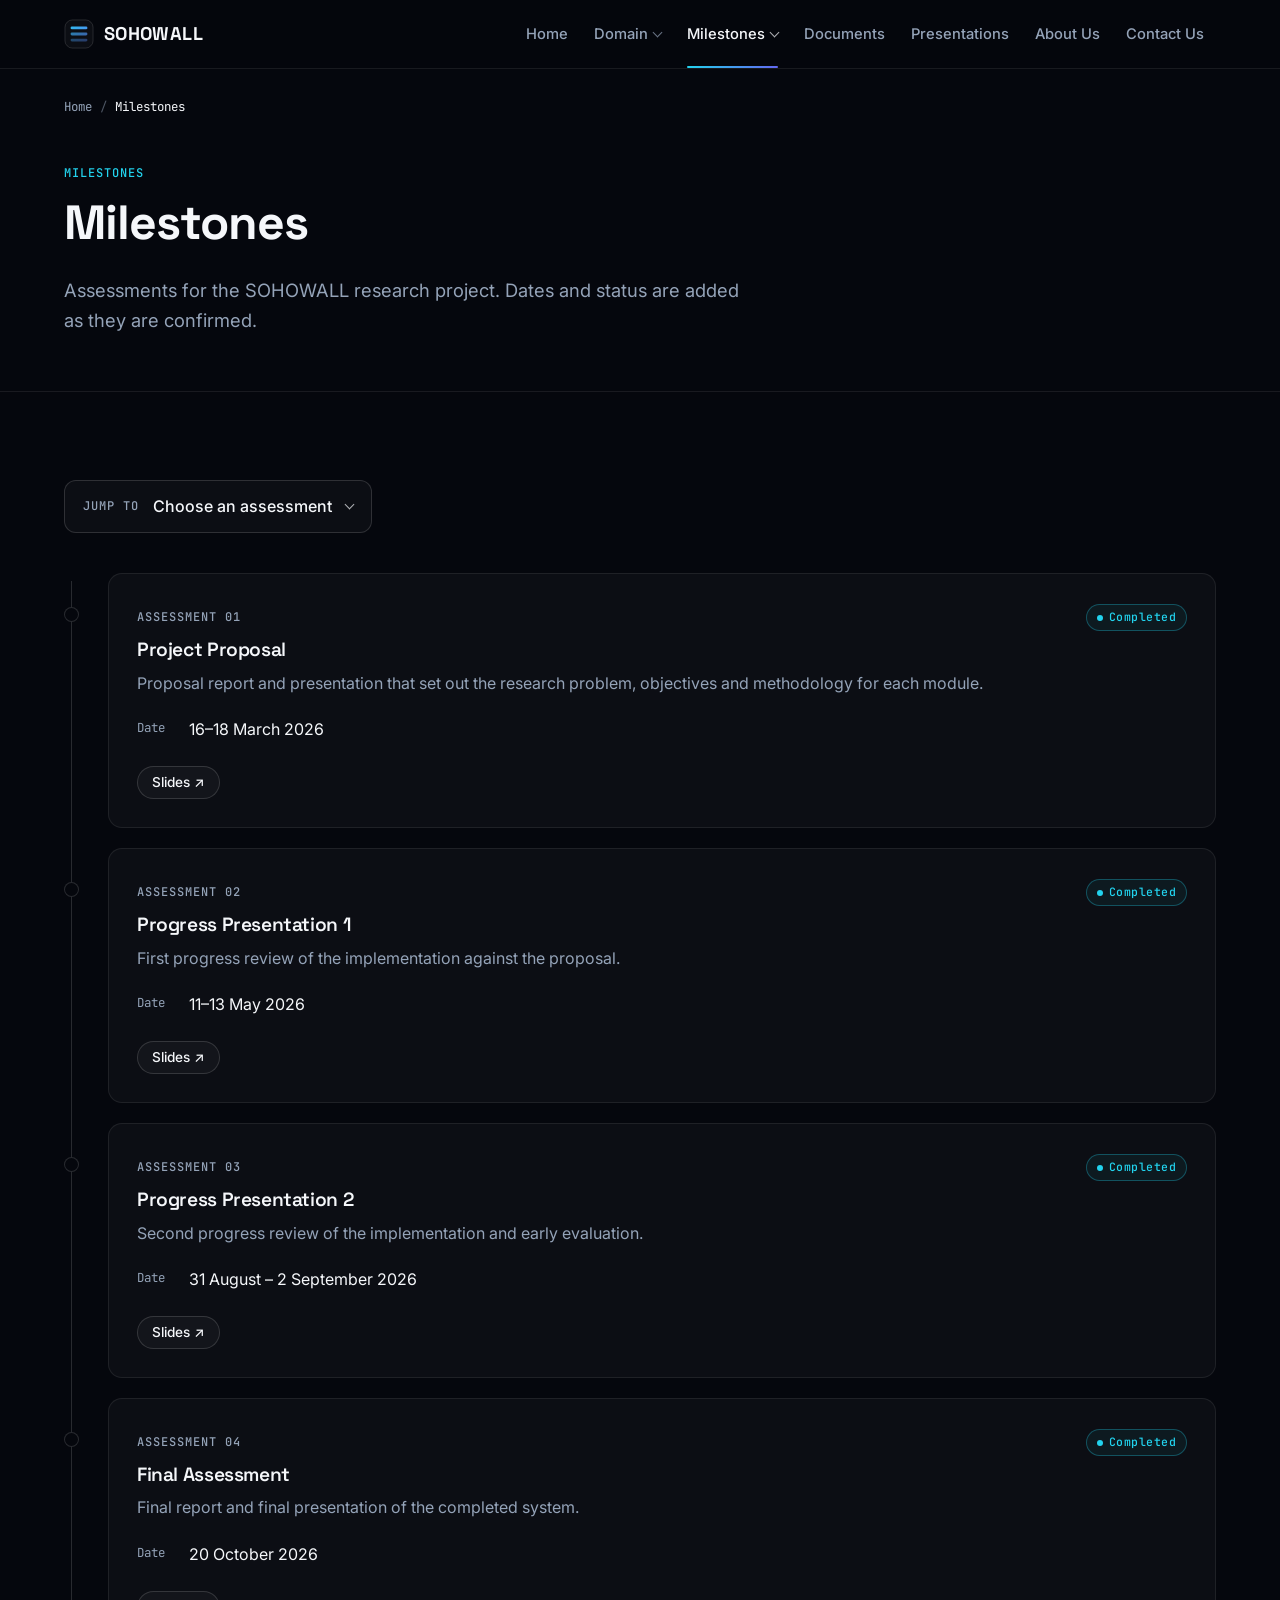
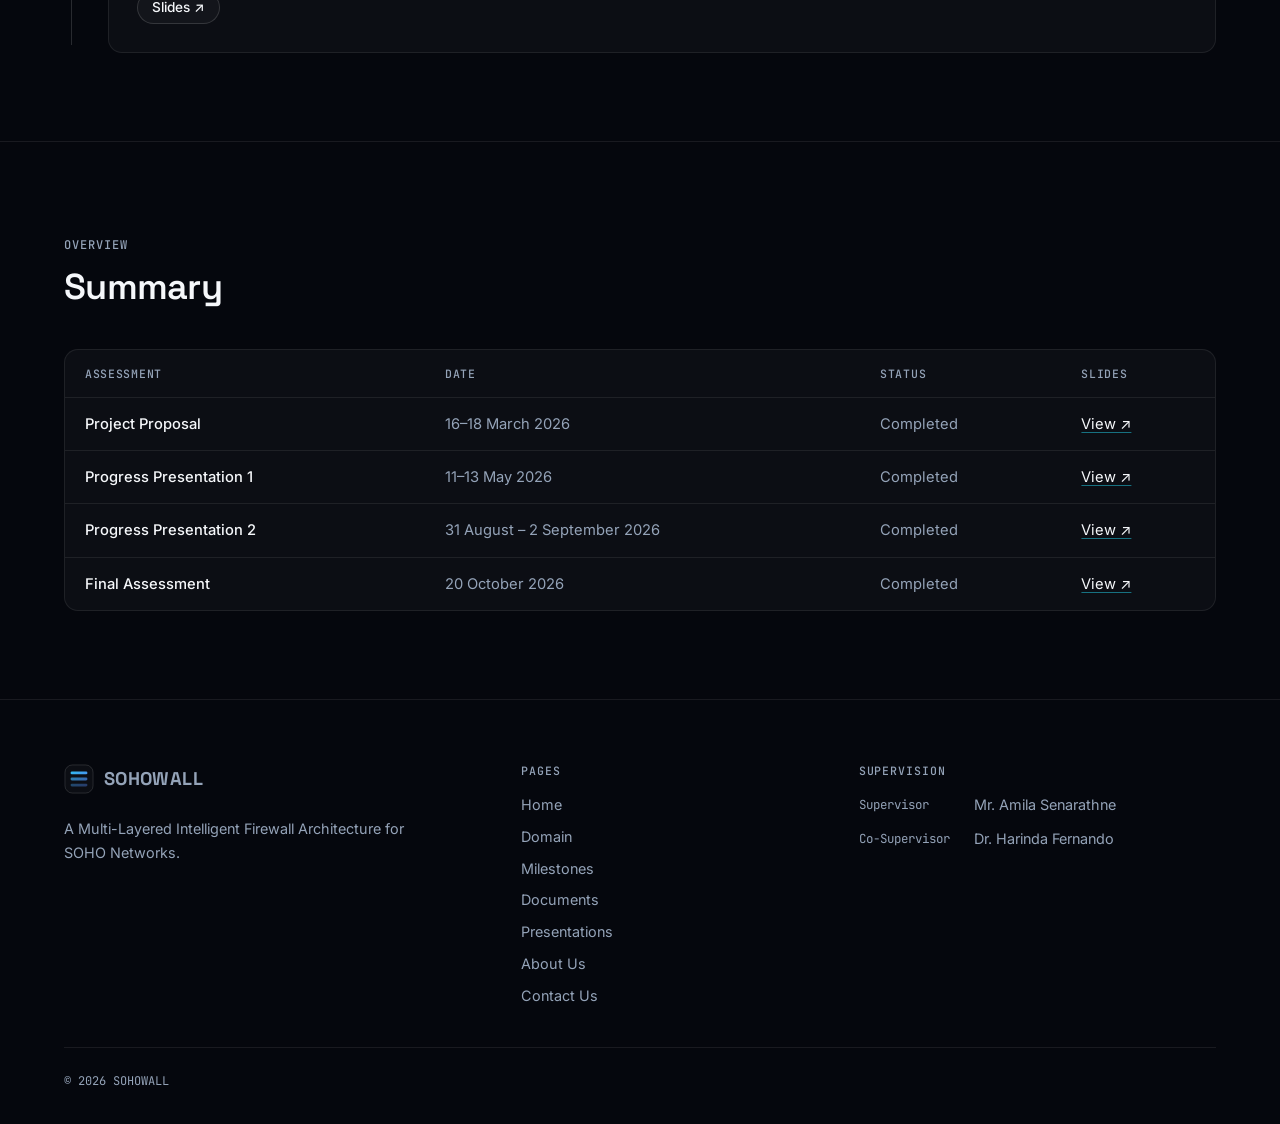
<file: milestones.html>
<!doctype html>
<html lang="en">
<head>
  <meta charset="utf-8">
  <meta name="viewport" content="width=device-width, initial-scale=1">
  <title>Milestones · SOHOWALL</title>
  <meta name="description" content="SOHOWALL assessments: project proposal, progress presentations and final assessment.">
  <meta name="theme-color" content="#05070D">
  <link rel="icon" href="assets/img/logo.svg" type="image/svg+xml">
  <link rel="preconnect" href="https://fonts.googleapis.com">
  <link rel="preconnect" href="https://fonts.gstatic.com" crossorigin>
  <link rel="stylesheet" href="https://fonts.googleapis.com/css2?family=Inter:wght@400;500;600&family=JetBrains+Mono:wght@400;500&family=Space+Grotesk:wght@500;600;700&display=swap">
  <link rel="stylesheet" href="assets/css/style.css">
</head>
<body>
  <a class="skip-link" href="#main">Skip to content</a>

  <header class="site-header">
    <div class="container site-header__inner">
      <a class="brand" href="index.html" aria-label="SOHOWALL home">
        <img src="assets/img/logo.svg" alt="" width="30" height="30">
        <span class="brand__name">SOHOWALL</span>
      </a>

      <nav class="nav" aria-label="Main">
        <ul class="nav__list">
          <li class="nav__item"><a class="nav__link" href="index.html">Home</a></li>
          <li class="nav__item nav__item--has-menu"><a class="nav__link" href="domain.html">Domain<span class="nav__caret" aria-hidden="true"></span></a><div class="nav__menu"><ul class="nav__menu-panel"><li><a class="nav__sublink" href="domain.html#literature-survey">Literature Survey</a></li><li><a class="nav__sublink" href="domain.html#research-gap">Research Gap</a></li><li><a class="nav__sublink" href="domain.html#research-problem">Research Problem</a></li><li><a class="nav__sublink" href="domain.html#objectives">Research Objectives</a></li><li><a class="nav__sublink" href="domain.html#methodology">Methodology</a></li><li><a class="nav__sublink" href="domain.html#technologies">Technologies Used</a></li><li><span class="nav__group">Modules</span></li><li><a class="nav__sublink" href="modules/m1.html">M1 · Threat Intelligence &amp; Enforcement</a></li><li><a class="nav__sublink" href="modules/m2.html">M2 · Anomaly Detection</a></li><li><a class="nav__sublink" href="modules/m3.html">M3 · Data Loss Prevention</a></li><li><a class="nav__sublink" href="modules/m4.html">M4 · Natural Language Firewall</a></li></ul></div></li>
          <li class="nav__item nav__item--has-menu"><a class="nav__link is-active" href="milestones.html" aria-current="page">Milestones<span class="nav__caret" aria-hidden="true"></span></a><div class="nav__menu"><ul class="nav__menu-panel"><li><a class="nav__sublink" href="milestones.html#proposal">Project Proposal</a></li><li><a class="nav__sublink" href="milestones.html#progress-1">Progress Presentation 1</a></li><li><a class="nav__sublink" href="milestones.html#progress-2">Progress Presentation 2</a></li><li><a class="nav__sublink" href="milestones.html#final-assessment">Final Assessment</a></li><li><a class="nav__sublink" href="milestones.html#summary">Summary table</a></li></ul></div></li>
          <li class="nav__item"><a class="nav__link" href="documents.html">Documents</a></li>
          <li class="nav__item"><a class="nav__link" href="presentations.html">Presentations</a></li>
          <li class="nav__item"><a class="nav__link" href="about.html">About Us</a></li>
          <li class="nav__item"><a class="nav__link" href="contact.html">Contact Us</a></li>
        </ul>
      </nav>

      <details class="mnav">
        <summary><span class="mnav__icon" aria-hidden="true"></span>Menu</summary>
        <nav class="mnav__panel" aria-label="Main (mobile)">
          <ul class="mnav__list">
          <li><a class="mnav__link" href="index.html">Home</a></li>
          <li><a class="mnav__link" href="domain.html">Domain</a><ul class="mnav__sub"><li><a href="domain.html#literature-survey">Literature Survey</a></li><li><a href="domain.html#research-gap">Research Gap</a></li><li><a href="domain.html#research-problem">Research Problem</a></li><li><a href="domain.html#objectives">Research Objectives</a></li><li><a href="domain.html#methodology">Methodology</a></li><li><a href="domain.html#technologies">Technologies Used</a></li><li><a href="modules/m1.html">M1 · Threat Intelligence &amp; Enforcement</a></li><li><a href="modules/m2.html">M2 · Anomaly Detection</a></li><li><a href="modules/m3.html">M3 · Data Loss Prevention</a></li><li><a href="modules/m4.html">M4 · Natural Language Firewall</a></li></ul></li>
          <li><a class="mnav__link is-active" href="milestones.html" aria-current="page">Milestones</a><ul class="mnav__sub"><li><a href="milestones.html#proposal">Project Proposal</a></li><li><a href="milestones.html#progress-1">Progress Presentation 1</a></li><li><a href="milestones.html#progress-2">Progress Presentation 2</a></li><li><a href="milestones.html#final-assessment">Final Assessment</a></li><li><a href="milestones.html#summary">Summary table</a></li></ul></li>
          <li><a class="mnav__link" href="documents.html">Documents</a></li>
          <li><a class="mnav__link" href="presentations.html">Presentations</a></li>
          <li><a class="mnav__link" href="about.html">About Us</a></li>
          <li><a class="mnav__link" href="contact.html">Contact Us</a></li>
          </ul>
        </nav>
      </details>
    </div>
  </header>

  <main id="main">
    <nav class="breadcrumb container" aria-label="Breadcrumb">
      <ol>
        <li><a href="index.html">Home</a></li><li><span aria-current="page">Milestones</span></li>
      </ol>
    </nav>
    <section class="page-hero">
      <div class="container">
        <span class="label label--accent">Milestones</span>
        <h1>Milestones</h1>
        <p class="lead">Assessments for the SOHOWALL research project. Dates and status are added as they are confirmed.</p>
      </div>
    </section>

    <section class="section">
      <div class="container">
        <details class="picker">
          <summary>
            <span class="label" style="margin:0">Jump to</span>
            Choose an assessment
            <span class="nav__caret" aria-hidden="true"></span>
          </summary>
          <nav class="picker__panel" aria-label="Assessments">
            <ol>
              <li><a href="#proposal"><span class="mono">01</span>Project Proposal</a></li>
              <li><a href="#progress-1"><span class="mono">02</span>Progress Presentation 1</a></li>
              <li><a href="#progress-2"><span class="mono">03</span>Progress Presentation 2</a></li>
              <li><a href="#final-assessment"><span class="mono">04</span>Final Assessment</a></li>
              <li><a href="#summary"><span class="mono">··</span>Summary table</a></li>
            </ol>
          </nav>
        </details>

        <ol class="timeline" style="margin-top:40px">
          <li id="proposal">
            <article class="card">
              <div class="timeline__head">
                <div>
                  <span class="label">Assessment 01</span>
                  <h3>Project Proposal</h3>
                </div>
                <span class="badge badge--done">Completed</span>
              </div>
              <p>Proposal report and presentation that set out the research problem, objectives and methodology for each module.</p>
              <dl class="meta" style="margin:20px 0 24px">
                <dt>Date</dt><dd>16–18 March 2026</dd>
              </dl>
              <div class="btn-row" style="margin-top:0">
                <a class="btn btn--sm" href="https://docs.google.com/presentation/d/1RC4mCG9JXPkFiYPQ79QH-UNQ6cJ5vBAK/edit?usp=sharing&amp;rtpof=true&amp;sd=true" target="_blank" rel="noopener">Slides ↗</a>
              </div>
            </article>
          </li>
          <li id="progress-1">
            <article class="card">
              <div class="timeline__head">
                <div>
                  <span class="label">Assessment 02</span>
                  <h3>Progress Presentation 1</h3>
                </div>
                <span class="badge badge--done">Completed</span>
              </div>
              <p>First progress review of the implementation against the proposal.</p>
              <dl class="meta" style="margin:20px 0 24px">
                <dt>Date</dt><dd>11–13 May 2026</dd>
              </dl>
              <div class="btn-row" style="margin-top:0">
                <a class="btn btn--sm" href="https://docs.google.com/presentation/d/1TNcOcNPkzwMDXfhUu80cHt7xPZXL0t-x/edit?usp=sharing&amp;rtpof=true&amp;sd=true" target="_blank" rel="noopener">Slides ↗</a>
              </div>
            </article>
          </li>
          <li id="progress-2">
            <article class="card">
              <div class="timeline__head">
                <div>
                  <span class="label">Assessment 03</span>
                  <h3>Progress Presentation 2</h3>
                </div>
                <span class="badge badge--done">Completed</span>
              </div>
              <p>Second progress review of the implementation and early evaluation.</p>
              <dl class="meta" style="margin:20px 0 24px">
                <dt>Date</dt><dd>31 August – 2 September 2026</dd>
              </dl>
              <div class="btn-row" style="margin-top:0">
                <a class="btn btn--sm" href="https://docs.google.com/presentation/d/1RbBuQfSP-sQEBMAa7QSa7nqHEzUbwm60/edit?usp=sharing&amp;rtpof=true&amp;sd=true" target="_blank" rel="noopener">Slides ↗</a>
              </div>
            </article>
          </li>
          <li id="final-assessment">
            <article class="card">
              <div class="timeline__head">
                <div>
                  <span class="label">Assessment 04</span>
                  <h3>Final Assessment</h3>
                </div>
                <span class="badge badge--done">Completed</span>
              </div>
              <p>Final report and final presentation of the completed system.</p>
              <dl class="meta" style="margin:20px 0 24px">
                <dt>Date</dt><dd>20 October 2026</dd>
              </dl>
              <div class="btn-row" style="margin-top:0">
                <a class="btn btn--sm" href="https://docs.google.com/presentation/d/1NL9-D74YKPkmW39AfIyXt9y-9KuxXbSN/edit?usp=sharing&amp;rtpof=true&amp;sd=true" target="_blank" rel="noopener">Slides ↗</a>
              </div>
            </article>
          </li>
        </ol>
      </div>
    </section>

    <section class="section" id="summary">
      <div class="container">
        <div class="section__head">
          <span class="label">Overview</span>
          <h2>Summary</h2>
        </div>
        <div class="card table-wrap">
          <table class="table">
            <thead>
              <tr><th scope="col">Assessment</th><th scope="col">Date</th><th scope="col">Status</th><th scope="col">Slides</th></tr>
            </thead>
            <tbody>
              <tr>
                <th scope="row"><a href="#proposal">Project Proposal</a></th>
                <td>16–18 March 2026</td>
                <td>Completed</td>
                <td><a href="https://docs.google.com/presentation/d/1RC4mCG9JXPkFiYPQ79QH-UNQ6cJ5vBAK/edit?usp=sharing&amp;rtpof=true&amp;sd=true" target="_blank" rel="noopener">View ↗</a></td>
              </tr>
              <tr>
                <th scope="row"><a href="#progress-1">Progress Presentation 1</a></th>
                <td>11–13 May 2026</td>
                <td>Completed</td>
                <td><a href="https://docs.google.com/presentation/d/1TNcOcNPkzwMDXfhUu80cHt7xPZXL0t-x/edit?usp=sharing&amp;rtpof=true&amp;sd=true" target="_blank" rel="noopener">View ↗</a></td>
              </tr>
              <tr>
                <th scope="row"><a href="#progress-2">Progress Presentation 2</a></th>
                <td>31 August – 2 September 2026</td>
                <td>Completed</td>
                <td><a href="https://docs.google.com/presentation/d/1RbBuQfSP-sQEBMAa7QSa7nqHEzUbwm60/edit?usp=sharing&amp;rtpof=true&amp;sd=true" target="_blank" rel="noopener">View ↗</a></td>
              </tr>
              <tr>
                <th scope="row"><a href="#final-assessment">Final Assessment</a></th>
                <td>20 October 2026</td>
                <td>Completed</td>
                <td><a href="https://docs.google.com/presentation/d/1NL9-D74YKPkmW39AfIyXt9y-9KuxXbSN/edit?usp=sharing&amp;rtpof=true&amp;sd=true" target="_blank" rel="noopener">View ↗</a></td>
              </tr>
            </tbody>
          </table>
        </div>
      </div>
    </section>
  </main>

  <footer class="site-footer">
    <div class="container">
      <div class="site-footer__grid">
        <div>
          <a class="brand" href="index.html" aria-label="SOHOWALL home">
            <img src="assets/img/logo.svg" alt="" width="30" height="30">
            <span class="brand__name">SOHOWALL</span>
          </a>
          <p style="margin-top:16px">A Multi-Layered Intelligent Firewall Architecture for SOHO Networks.</p>
        </div>
        <div>
          <h2>Pages</h2>
          <ul>
            <li><a href="index.html">Home</a></li>
            <li><a href="domain.html">Domain</a></li>
            <li><a href="milestones.html">Milestones</a></li>
            <li><a href="documents.html">Documents</a></li>
            <li><a href="presentations.html">Presentations</a></li>
            <li><a href="about.html">About Us</a></li>
            <li><a href="contact.html">Contact Us</a></li>
          </ul>
        </div>
        <div>
          <h2>Supervision</h2>
          <dl class="meta">
            <dt>Supervisor</dt><dd>Mr. Amila Senarathne</dd>
            <dt>Co-Supervisor</dt><dd>Dr. Harinda Fernando</dd>
          </dl>
        </div>
      </div>
      <div class="site-footer__bottom">
        <span>&copy; 2026 SOHOWALL</span>
      </div>
    </div>
  </footer>
</body>
</html>
</file>
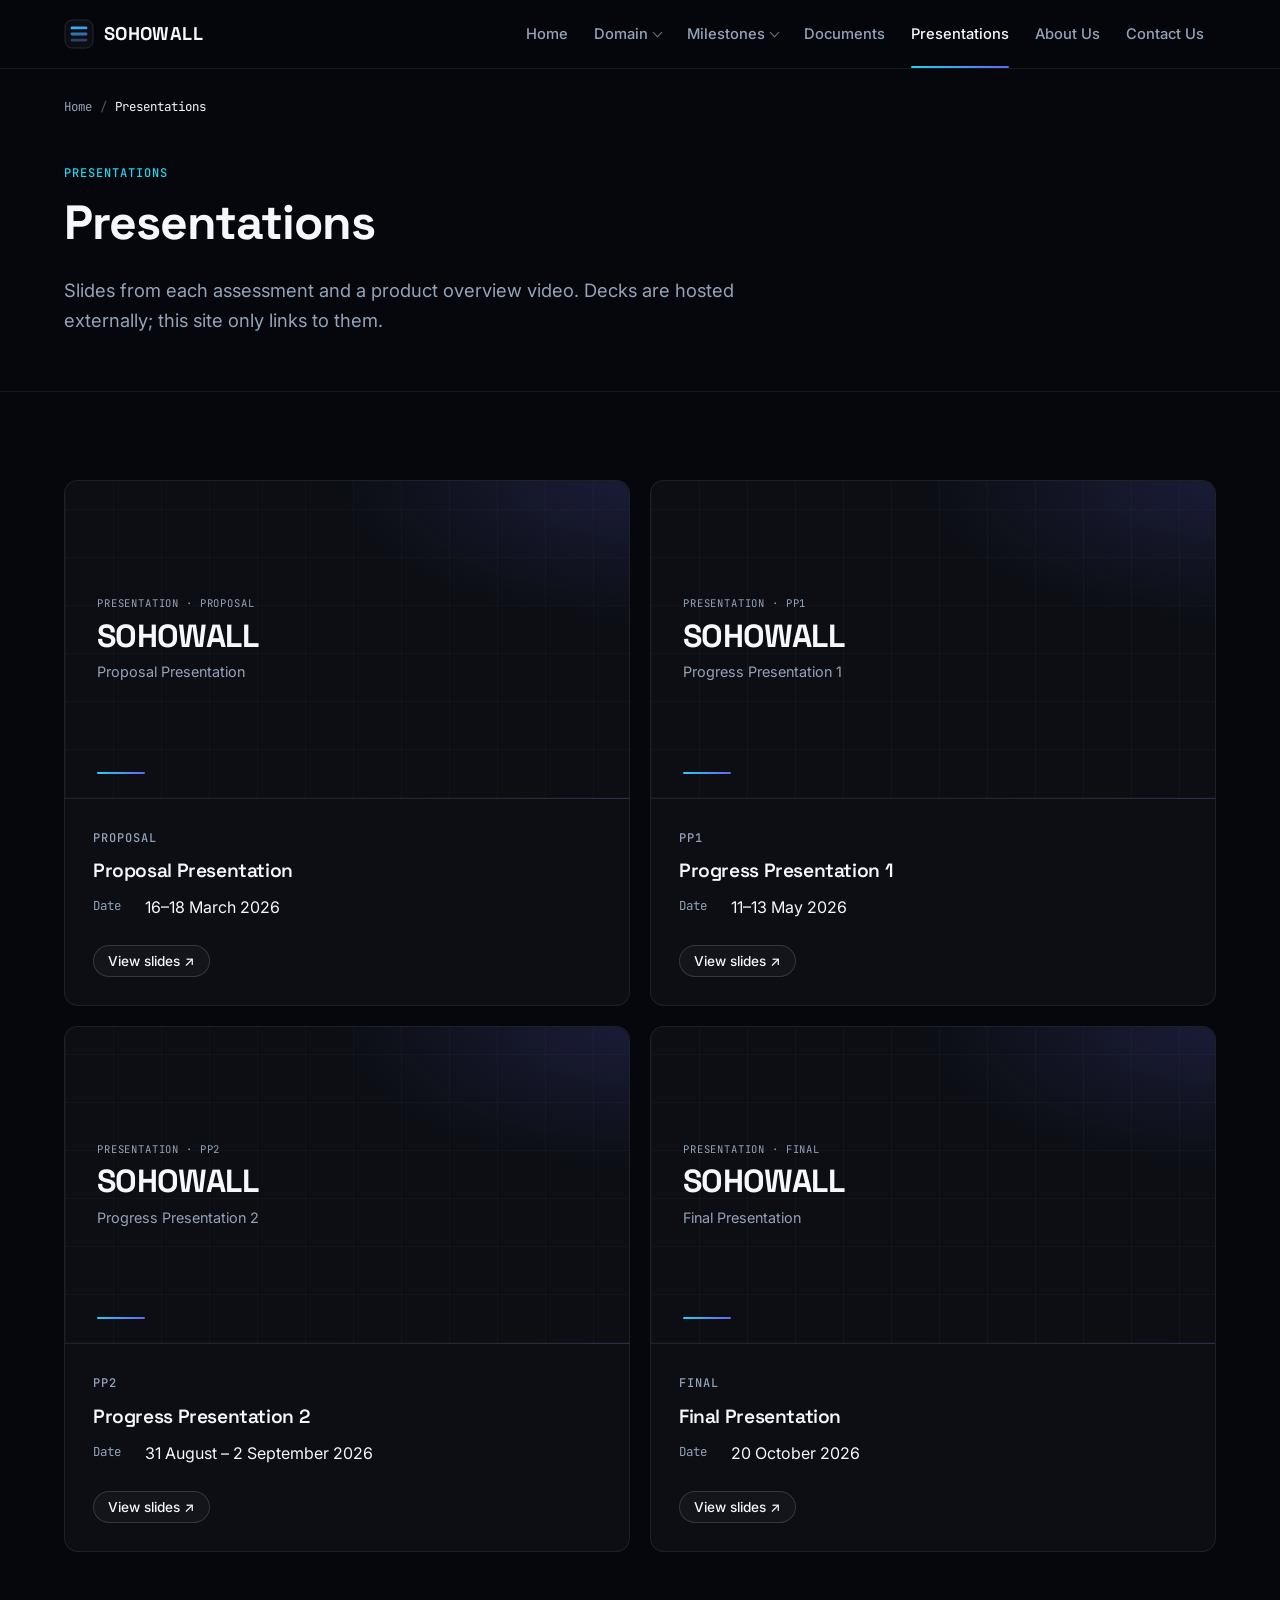
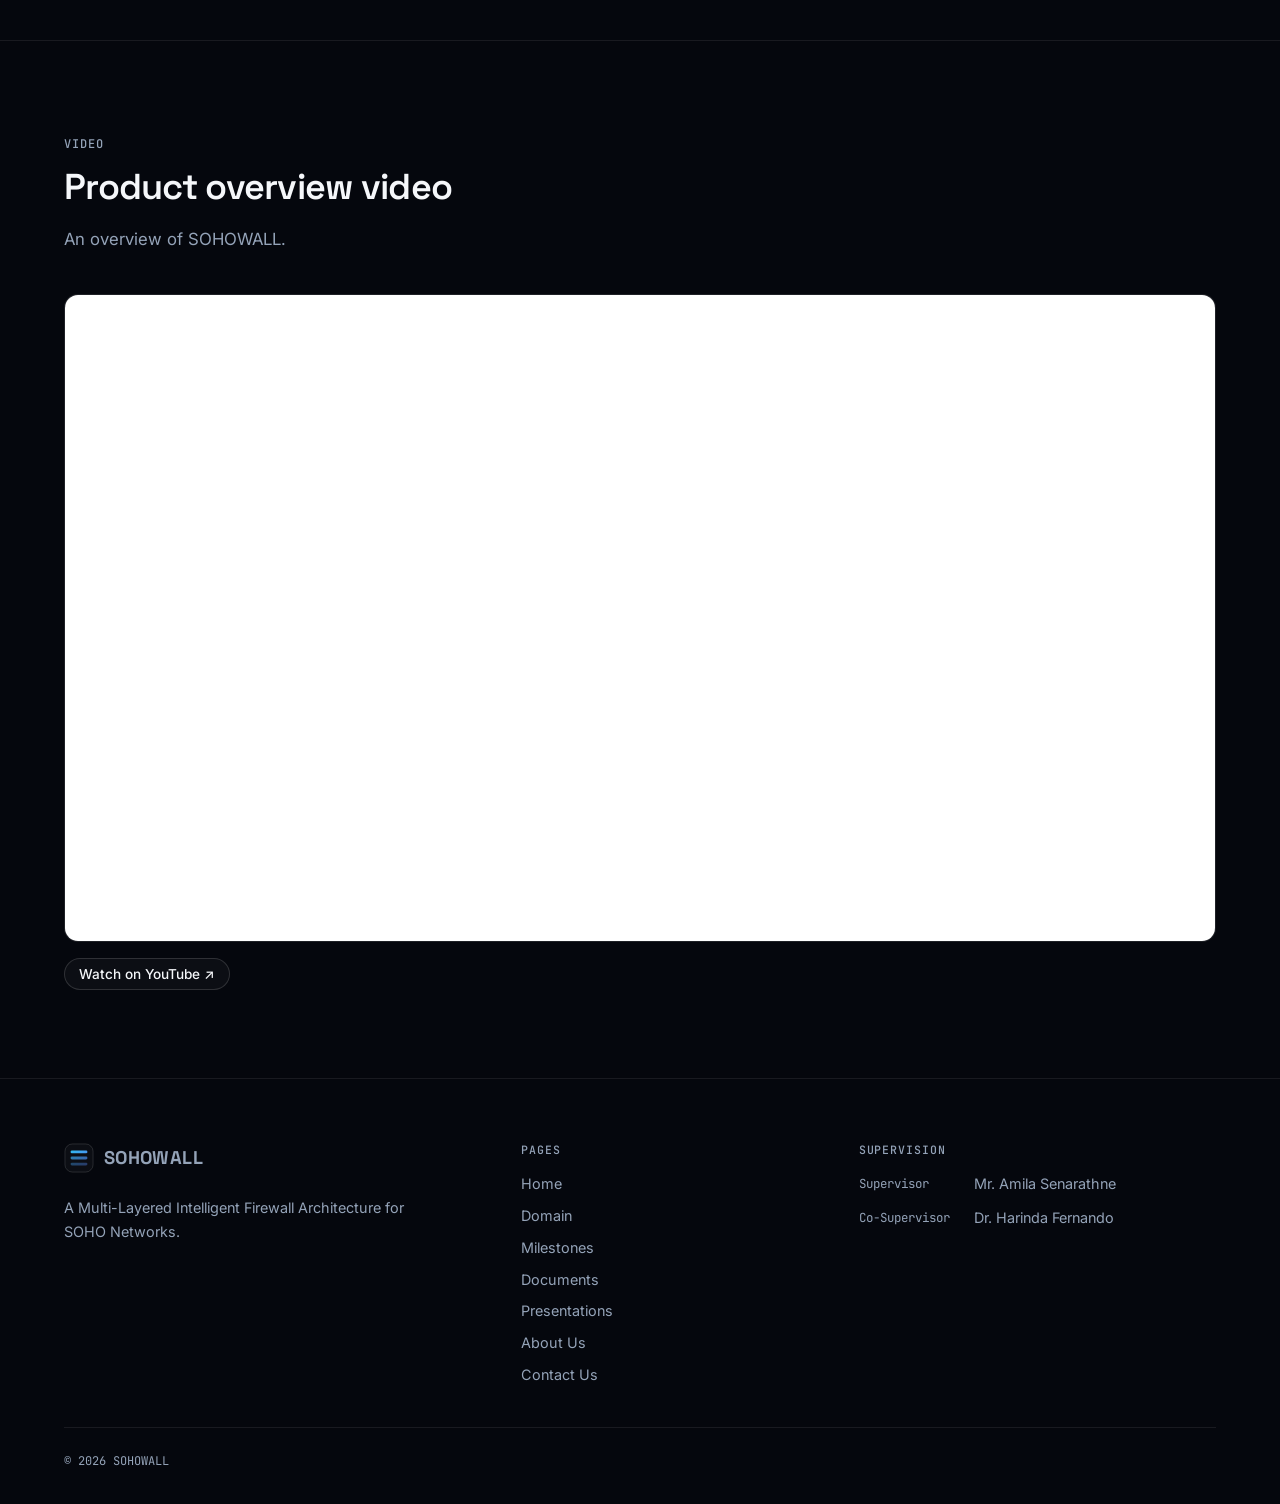
<file: presentations.html>
<!doctype html>
<html lang="en">
<head>
  <meta charset="utf-8">
  <meta name="viewport" content="width=device-width, initial-scale=1">
  <title>Presentations · SOHOWALL</title>
  <meta name="description" content="SOHOWALL presentation slides (Proposal, PP1, PP2, Final) and product overview video.">
  <meta name="theme-color" content="#05070D">
  <link rel="icon" href="assets/img/logo.svg" type="image/svg+xml">
  <link rel="preconnect" href="https://fonts.googleapis.com">
  <link rel="preconnect" href="https://fonts.gstatic.com" crossorigin>
  <link rel="stylesheet" href="https://fonts.googleapis.com/css2?family=Inter:wght@400;500;600&family=JetBrains+Mono:wght@400;500&family=Space+Grotesk:wght@500;600;700&display=swap">
  <link rel="stylesheet" href="assets/css/style.css">
</head>
<body>
  <a class="skip-link" href="#main">Skip to content</a>

  <header class="site-header">
    <div class="container site-header__inner">
      <a class="brand" href="index.html" aria-label="SOHOWALL home">
        <img src="assets/img/logo.svg" alt="" width="30" height="30">
        <span class="brand__name">SOHOWALL</span>
      </a>

      <nav class="nav" aria-label="Main">
        <ul class="nav__list">
          <li class="nav__item"><a class="nav__link" href="index.html">Home</a></li>
          <li class="nav__item nav__item--has-menu"><a class="nav__link" href="domain.html">Domain<span class="nav__caret" aria-hidden="true"></span></a><div class="nav__menu"><ul class="nav__menu-panel"><li><a class="nav__sublink" href="domain.html#literature-survey">Literature Survey</a></li><li><a class="nav__sublink" href="domain.html#research-gap">Research Gap</a></li><li><a class="nav__sublink" href="domain.html#research-problem">Research Problem</a></li><li><a class="nav__sublink" href="domain.html#objectives">Research Objectives</a></li><li><a class="nav__sublink" href="domain.html#methodology">Methodology</a></li><li><a class="nav__sublink" href="domain.html#technologies">Technologies Used</a></li><li><span class="nav__group">Modules</span></li><li><a class="nav__sublink" href="modules/m1.html">M1 · Threat Intelligence &amp; Enforcement</a></li><li><a class="nav__sublink" href="modules/m2.html">M2 · Anomaly Detection</a></li><li><a class="nav__sublink" href="modules/m3.html">M3 · Data Loss Prevention</a></li><li><a class="nav__sublink" href="modules/m4.html">M4 · Natural Language Firewall</a></li></ul></div></li>
          <li class="nav__item nav__item--has-menu"><a class="nav__link" href="milestones.html">Milestones<span class="nav__caret" aria-hidden="true"></span></a><div class="nav__menu"><ul class="nav__menu-panel"><li><a class="nav__sublink" href="milestones.html#proposal">Project Proposal</a></li><li><a class="nav__sublink" href="milestones.html#progress-1">Progress Presentation 1</a></li><li><a class="nav__sublink" href="milestones.html#progress-2">Progress Presentation 2</a></li><li><a class="nav__sublink" href="milestones.html#final-assessment">Final Assessment</a></li><li><a class="nav__sublink" href="milestones.html#summary">Summary table</a></li></ul></div></li>
          <li class="nav__item"><a class="nav__link" href="documents.html">Documents</a></li>
          <li class="nav__item"><a class="nav__link is-active" href="presentations.html" aria-current="page">Presentations</a></li>
          <li class="nav__item"><a class="nav__link" href="about.html">About Us</a></li>
          <li class="nav__item"><a class="nav__link" href="contact.html">Contact Us</a></li>
        </ul>
      </nav>

      <details class="mnav">
        <summary><span class="mnav__icon" aria-hidden="true"></span>Menu</summary>
        <nav class="mnav__panel" aria-label="Main (mobile)">
          <ul class="mnav__list">
          <li><a class="mnav__link" href="index.html">Home</a></li>
          <li><a class="mnav__link" href="domain.html">Domain</a><ul class="mnav__sub"><li><a href="domain.html#literature-survey">Literature Survey</a></li><li><a href="domain.html#research-gap">Research Gap</a></li><li><a href="domain.html#research-problem">Research Problem</a></li><li><a href="domain.html#objectives">Research Objectives</a></li><li><a href="domain.html#methodology">Methodology</a></li><li><a href="domain.html#technologies">Technologies Used</a></li><li><a href="modules/m1.html">M1 · Threat Intelligence &amp; Enforcement</a></li><li><a href="modules/m2.html">M2 · Anomaly Detection</a></li><li><a href="modules/m3.html">M3 · Data Loss Prevention</a></li><li><a href="modules/m4.html">M4 · Natural Language Firewall</a></li></ul></li>
          <li><a class="mnav__link" href="milestones.html">Milestones</a><ul class="mnav__sub"><li><a href="milestones.html#proposal">Project Proposal</a></li><li><a href="milestones.html#progress-1">Progress Presentation 1</a></li><li><a href="milestones.html#progress-2">Progress Presentation 2</a></li><li><a href="milestones.html#final-assessment">Final Assessment</a></li><li><a href="milestones.html#summary">Summary table</a></li></ul></li>
          <li><a class="mnav__link" href="documents.html">Documents</a></li>
          <li><a class="mnav__link is-active" href="presentations.html" aria-current="page">Presentations</a></li>
          <li><a class="mnav__link" href="about.html">About Us</a></li>
          <li><a class="mnav__link" href="contact.html">Contact Us</a></li>
          </ul>
        </nav>
      </details>
    </div>
  </header>

  <main id="main">
    <nav class="breadcrumb container" aria-label="Breadcrumb">
      <ol>
        <li><a href="index.html">Home</a></li><li><span aria-current="page">Presentations</span></li>
      </ol>
    </nav>
    <section class="page-hero">
      <div class="container">
        <span class="label label--accent">Presentations</span>
        <h1>Presentations</h1>
        <p class="lead">Slides from each assessment and a product overview video. Decks are hosted externally; this site only links to them.</p>
      </div>
    </section>

    <section class="section">
      <div class="container">
        <div class="grid grid--2">
          <article class="card deck" id="proposal">
            <div class="thumb thumb--slide" aria-hidden="true">
              <!-- TODO: replace with <img src="assets/img/slides/proposal.webp" alt="" width="1280" height="720"> (under 200 KB) -->
              <span class="thumb__eyebrow">Presentation · Proposal</span>
              <span class="thumb__title">SOHOWALL</span>
              <span class="thumb__sub">Proposal Presentation</span>
            </div>
            <span class="label">Proposal</span>
            <h3>Proposal Presentation</h3>
            <dl class="meta" style="margin:12px 0 24px">
              <dt>Date</dt><dd>16–18 March 2026</dd>
            </dl>
            <div class="link-row">
              <a class="btn btn--sm" href="https://docs.google.com/presentation/d/1RC4mCG9JXPkFiYPQ79QH-UNQ6cJ5vBAK/edit?usp=sharing&amp;rtpof=true&amp;sd=true" target="_blank" rel="noopener">View slides ↗</a>
            </div>
          </article>
          <article class="card deck" id="pp1">
            <div class="thumb thumb--slide" aria-hidden="true">
              <!-- TODO: replace with <img src="assets/img/slides/pp1.webp" alt="" width="1280" height="720"> (under 200 KB) -->
              <span class="thumb__eyebrow">Presentation · PP1</span>
              <span class="thumb__title">SOHOWALL</span>
              <span class="thumb__sub">Progress Presentation 1</span>
            </div>
            <span class="label">PP1</span>
            <h3>Progress Presentation 1</h3>
            <dl class="meta" style="margin:12px 0 24px">
              <dt>Date</dt><dd>11–13 May 2026</dd>
            </dl>
            <div class="link-row">
              <a class="btn btn--sm" href="https://docs.google.com/presentation/d/1TNcOcNPkzwMDXfhUu80cHt7xPZXL0t-x/edit?usp=sharing&amp;rtpof=true&amp;sd=true" target="_blank" rel="noopener">View slides ↗</a>
            </div>
          </article>
          <article class="card deck" id="pp2">
            <div class="thumb thumb--slide" aria-hidden="true">
              <!-- TODO: replace with <img src="assets/img/slides/pp2.webp" alt="" width="1280" height="720"> (under 200 KB) -->
              <span class="thumb__eyebrow">Presentation · PP2</span>
              <span class="thumb__title">SOHOWALL</span>
              <span class="thumb__sub">Progress Presentation 2</span>
            </div>
            <span class="label">PP2</span>
            <h3>Progress Presentation 2</h3>
            <dl class="meta" style="margin:12px 0 24px">
              <dt>Date</dt><dd>31 August – 2 September 2026</dd>
            </dl>
            <div class="link-row">
              <a class="btn btn--sm" href="https://docs.google.com/presentation/d/1RbBuQfSP-sQEBMAa7QSa7nqHEzUbwm60/edit?usp=sharing&amp;rtpof=true&amp;sd=true" target="_blank" rel="noopener">View slides ↗</a>
            </div>
          </article>
          <article class="card deck" id="final">
            <div class="thumb thumb--slide" aria-hidden="true">
              <!-- TODO: replace with <img src="assets/img/slides/final.webp" alt="" width="1280" height="720"> (under 200 KB) -->
              <span class="thumb__eyebrow">Presentation · Final</span>
              <span class="thumb__title">SOHOWALL</span>
              <span class="thumb__sub">Final Presentation</span>
            </div>
            <span class="label">Final</span>
            <h3>Final Presentation</h3>
            <dl class="meta" style="margin:12px 0 24px">
              <dt>Date</dt><dd>20 October 2026</dd>
            </dl>
            <div class="link-row">
              <a class="btn btn--sm" href="https://docs.google.com/presentation/d/1NL9-D74YKPkmW39AfIyXt9y-9KuxXbSN/edit?usp=sharing&amp;rtpof=true&amp;sd=true" target="_blank" rel="noopener">View slides ↗</a>
            </div>
          </article>
        </div>
      </div>
    </section>

    <section class="section" id="demo">
      <div class="container">
        <div class="section__head">
          <span class="label">Video</span>
          <h2>Product overview video</h2>
          <p>An overview of SOHOWALL.</p>
        </div>
        <div class="video">
          <iframe src="https://www.youtube-nocookie.com/embed/idr5ncsgPEg" title="SOHOWALL product overview video"
                  loading="lazy" allow="accelerometer; encrypted-media; gyroscope; picture-in-picture"
                  referrerpolicy="strict-origin-when-cross-origin" allowfullscreen></iframe>
        </div>
        <div class="link-row" style="margin-top:16px">
          <a class="btn btn--sm" href="https://youtu.be/idr5ncsgPEg" target="_blank" rel="noopener">Watch on YouTube ↗</a>
        </div>
      </div>
    </section>
  </main>

  <footer class="site-footer">
    <div class="container">
      <div class="site-footer__grid">
        <div>
          <a class="brand" href="index.html" aria-label="SOHOWALL home">
            <img src="assets/img/logo.svg" alt="" width="30" height="30">
            <span class="brand__name">SOHOWALL</span>
          </a>
          <p style="margin-top:16px">A Multi-Layered Intelligent Firewall Architecture for SOHO Networks.</p>
        </div>
        <div>
          <h2>Pages</h2>
          <ul>
            <li><a href="index.html">Home</a></li>
            <li><a href="domain.html">Domain</a></li>
            <li><a href="milestones.html">Milestones</a></li>
            <li><a href="documents.html">Documents</a></li>
            <li><a href="presentations.html">Presentations</a></li>
            <li><a href="about.html">About Us</a></li>
            <li><a href="contact.html">Contact Us</a></li>
          </ul>
        </div>
        <div>
          <h2>Supervision</h2>
          <dl class="meta">
            <dt>Supervisor</dt><dd>Mr. Amila Senarathne</dd>
            <dt>Co-Supervisor</dt><dd>Dr. Harinda Fernando</dd>
          </dl>
        </div>
      </div>
      <div class="site-footer__bottom">
        <span>&copy; 2026 SOHOWALL</span>
      </div>
    </div>
  </footer>
</body>
</html>
</file>
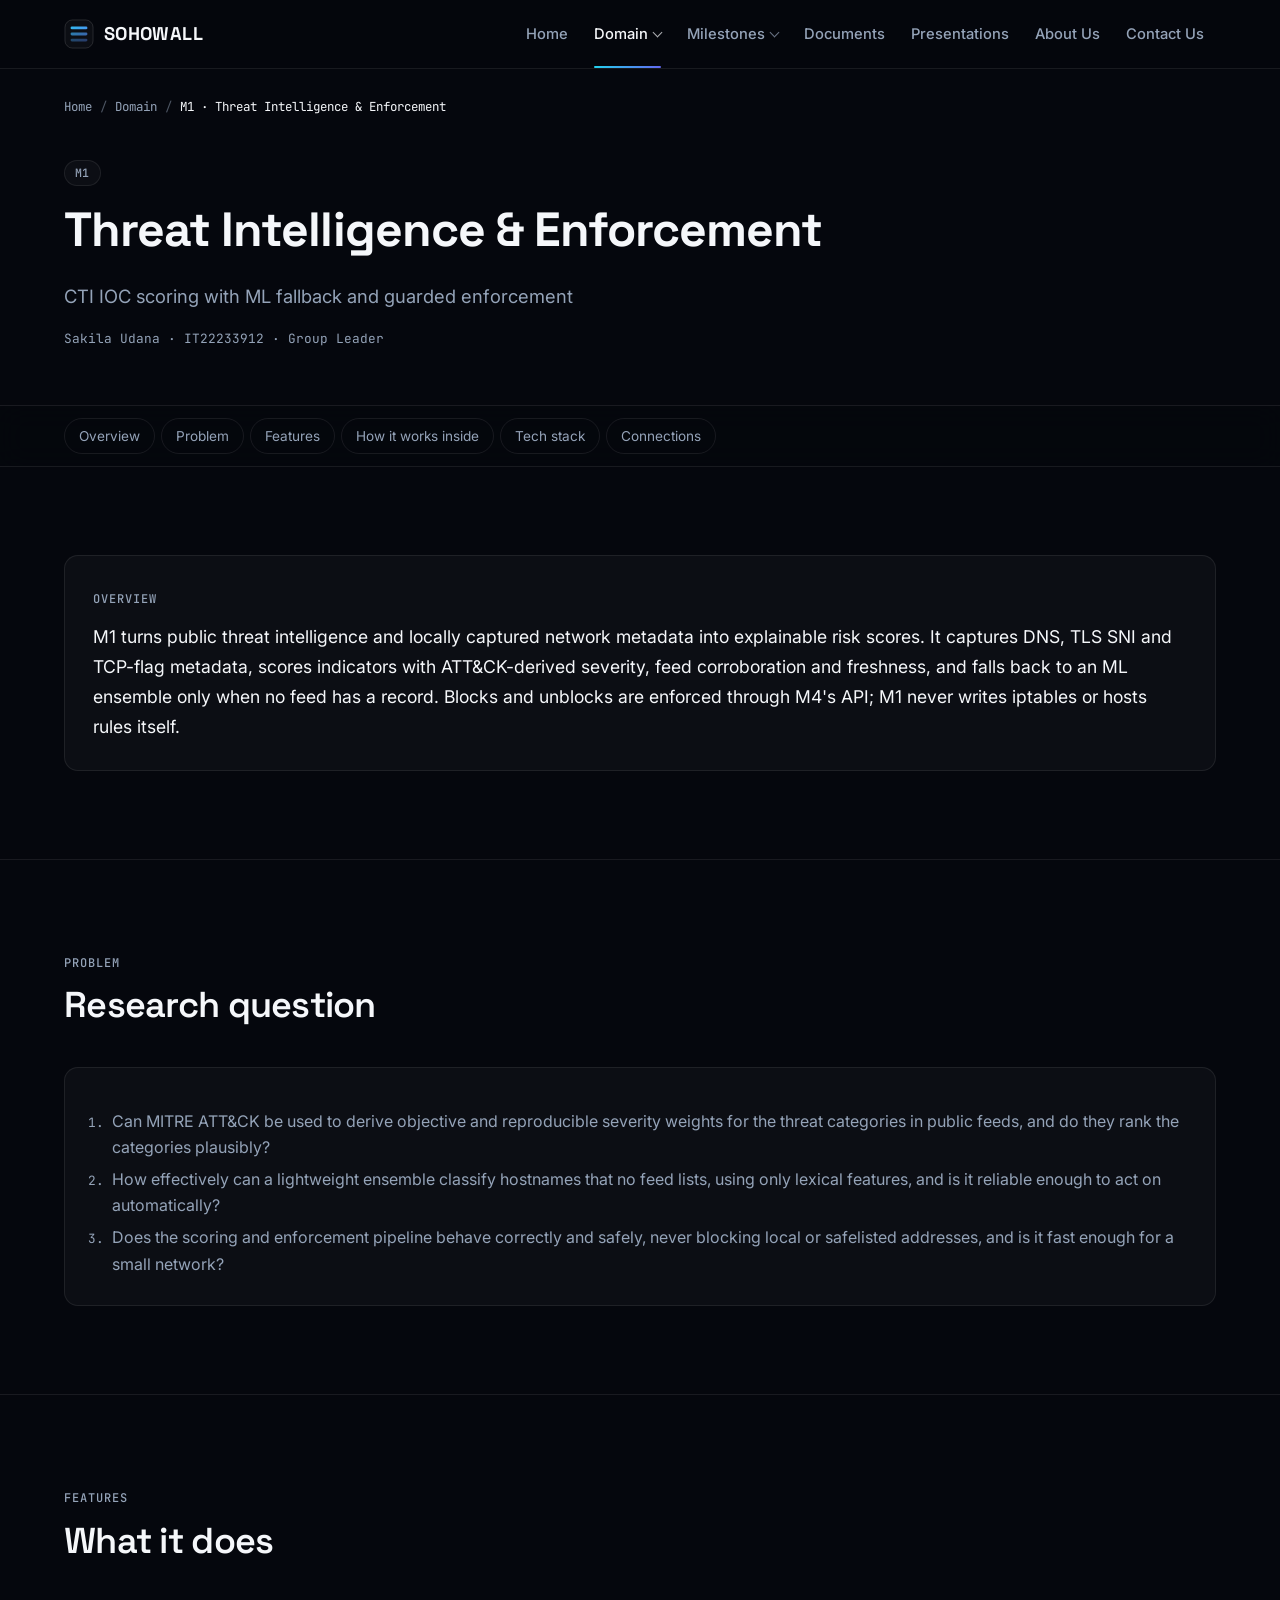
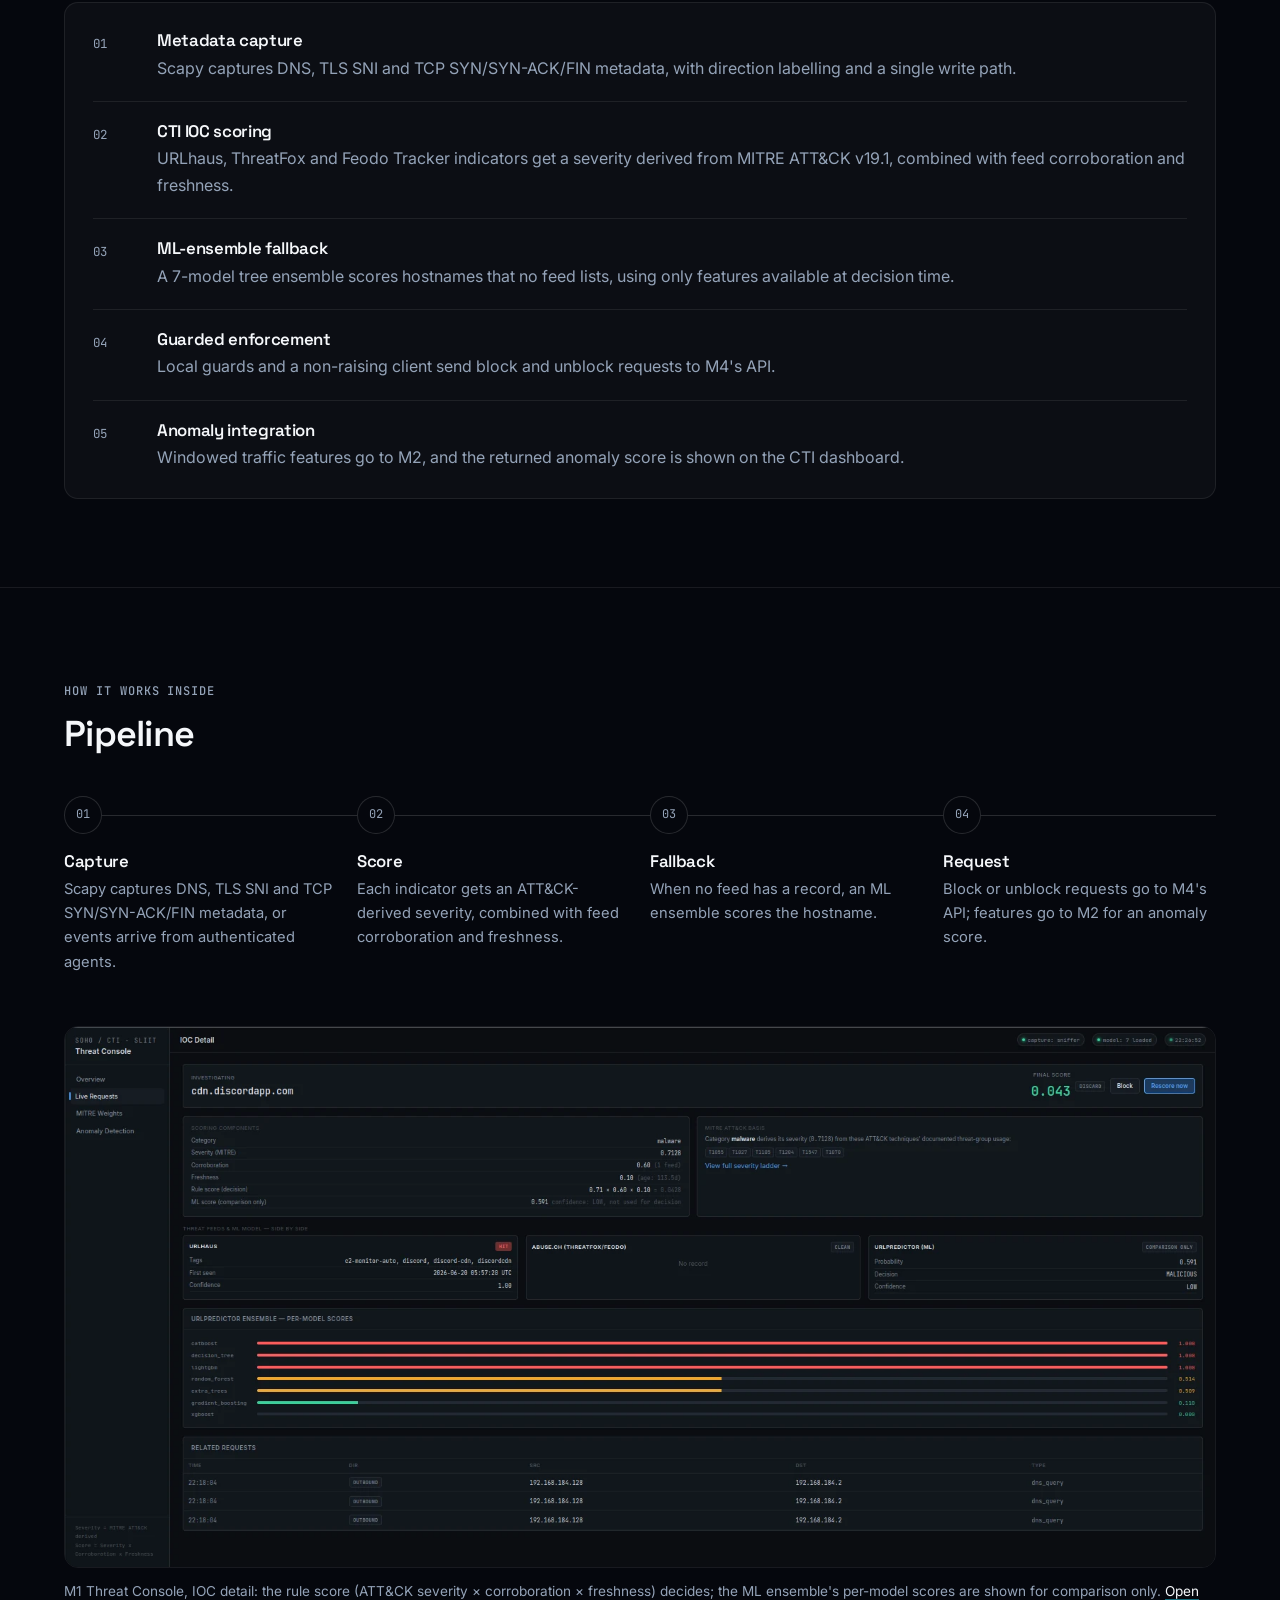
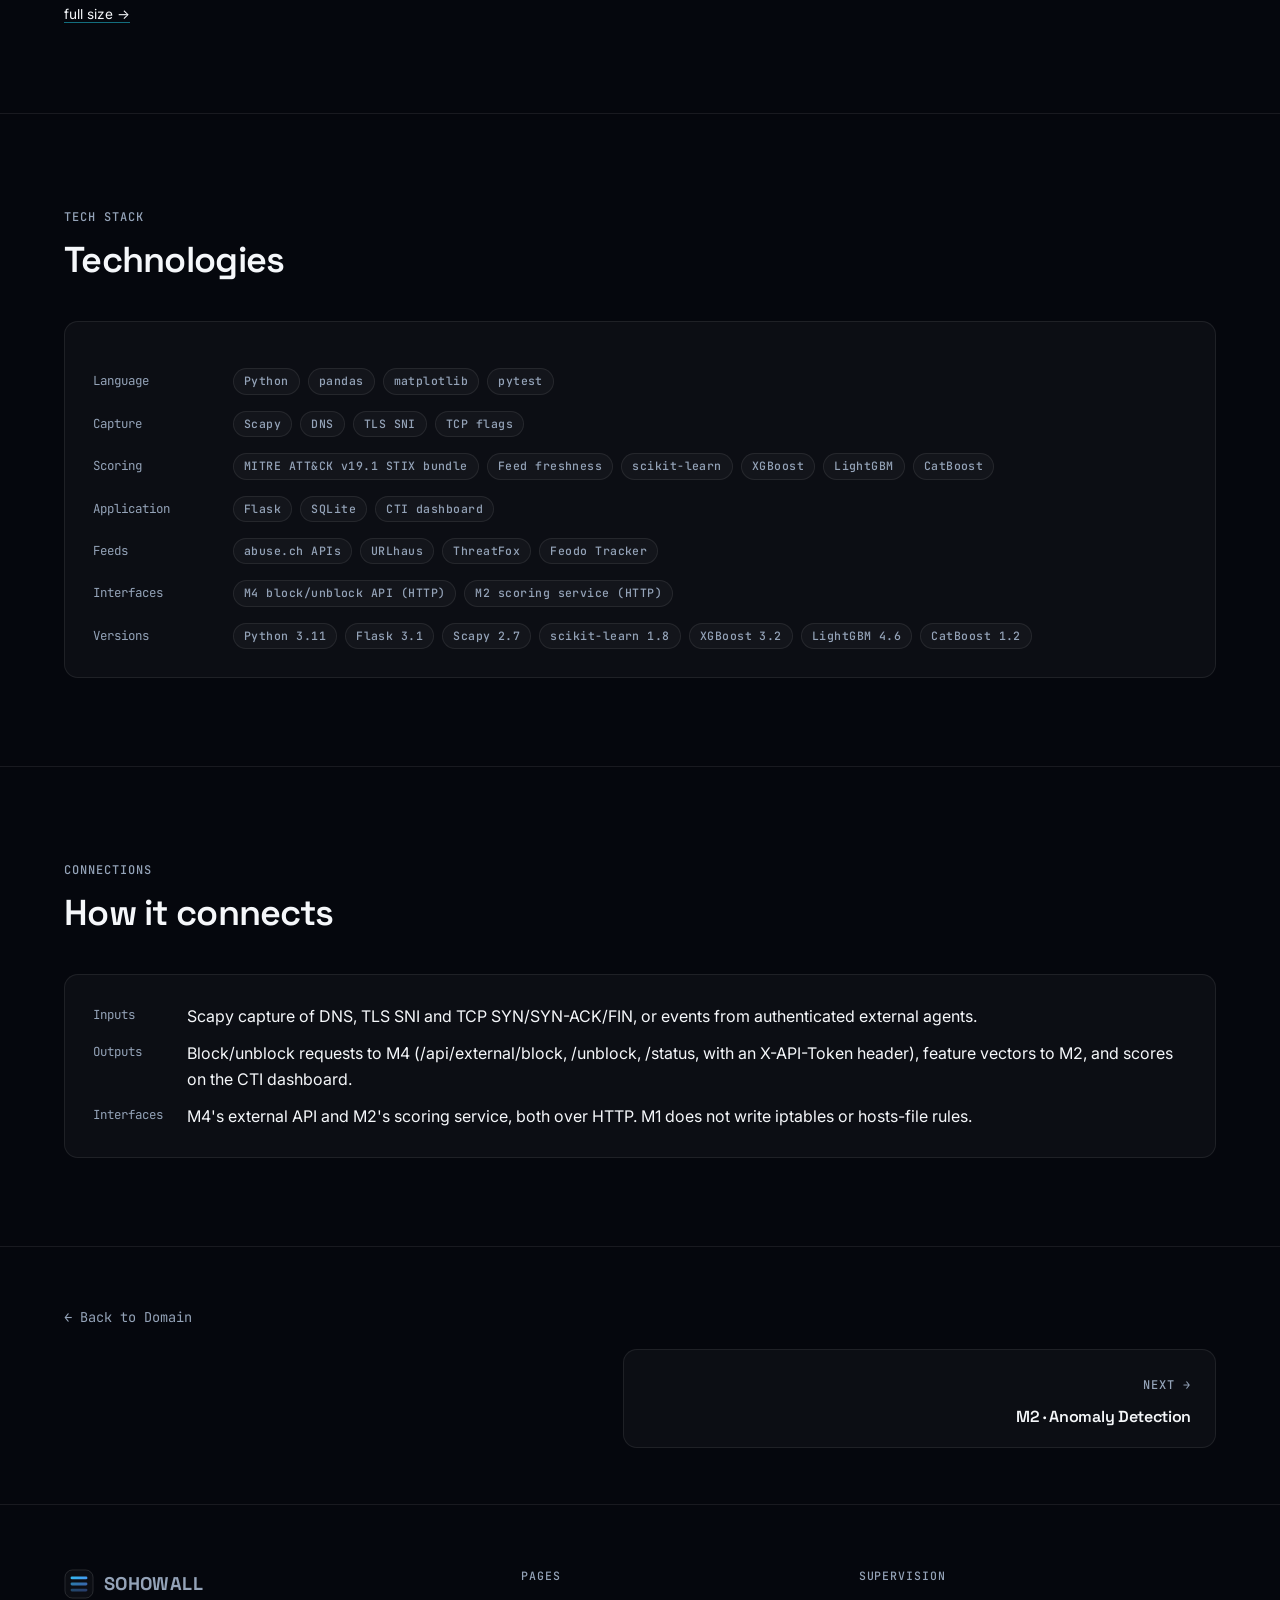
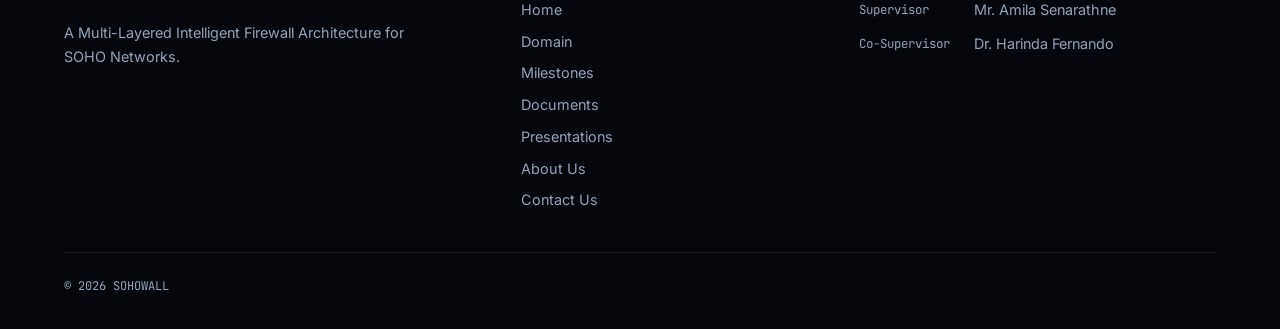
<file: modules/m1.html>
<!doctype html>
<html lang="en">
<head>
  <meta charset="utf-8">
  <meta name="viewport" content="width=device-width, initial-scale=1">
  <title>M1 Threat Intelligence &amp; Enforcement · SOHOWALL</title>
  <meta name="description" content="SOHOWALL module M1: Threat Intelligence &amp; Enforcement, CTI IOC scoring with ML fallback and guarded enforcement.">
  <meta name="theme-color" content="#05070D">
  <link rel="icon" href="../assets/img/logo.svg" type="image/svg+xml">
  <link rel="preconnect" href="https://fonts.googleapis.com">
  <link rel="preconnect" href="https://fonts.gstatic.com" crossorigin>
  <link rel="stylesheet" href="https://fonts.googleapis.com/css2?family=Inter:wght@400;500;600&family=JetBrains+Mono:wght@400;500&family=Space+Grotesk:wght@500;600;700&display=swap">
  <link rel="stylesheet" href="../assets/css/style.css">
</head>
<body>
  <a class="skip-link" href="#main">Skip to content</a>

  <header class="site-header">
    <div class="container site-header__inner">
      <a class="brand" href="../index.html" aria-label="SOHOWALL home">
        <img src="../assets/img/logo.svg" alt="" width="30" height="30">
        <span class="brand__name">SOHOWALL</span>
      </a>

      <nav class="nav" aria-label="Main">
        <ul class="nav__list">
          <li class="nav__item"><a class="nav__link" href="../index.html">Home</a></li>
          <li class="nav__item nav__item--has-menu"><a class="nav__link is-active" href="../domain.html">Domain<span class="nav__caret" aria-hidden="true"></span></a><div class="nav__menu"><ul class="nav__menu-panel"><li><a class="nav__sublink" href="../domain.html#literature-survey">Literature Survey</a></li><li><a class="nav__sublink" href="../domain.html#research-gap">Research Gap</a></li><li><a class="nav__sublink" href="../domain.html#research-problem">Research Problem</a></li><li><a class="nav__sublink" href="../domain.html#objectives">Research Objectives</a></li><li><a class="nav__sublink" href="../domain.html#methodology">Methodology</a></li><li><a class="nav__sublink" href="../domain.html#technologies">Technologies Used</a></li><li><span class="nav__group">Modules</span></li><li><a class="nav__sublink is-active" href="../modules/m1.html" aria-current="page">M1 · Threat Intelligence &amp; Enforcement</a></li><li><a class="nav__sublink" href="../modules/m2.html">M2 · Anomaly Detection</a></li><li><a class="nav__sublink" href="../modules/m3.html">M3 · Data Loss Prevention</a></li><li><a class="nav__sublink" href="../modules/m4.html">M4 · Natural Language Firewall</a></li></ul></div></li>
          <li class="nav__item nav__item--has-menu"><a class="nav__link" href="../milestones.html">Milestones<span class="nav__caret" aria-hidden="true"></span></a><div class="nav__menu"><ul class="nav__menu-panel"><li><a class="nav__sublink" href="../milestones.html#proposal">Project Proposal</a></li><li><a class="nav__sublink" href="../milestones.html#progress-1">Progress Presentation 1</a></li><li><a class="nav__sublink" href="../milestones.html#progress-2">Progress Presentation 2</a></li><li><a class="nav__sublink" href="../milestones.html#final-assessment">Final Assessment</a></li><li><a class="nav__sublink" href="../milestones.html#summary">Summary table</a></li></ul></div></li>
          <li class="nav__item"><a class="nav__link" href="../documents.html">Documents</a></li>
          <li class="nav__item"><a class="nav__link" href="../presentations.html">Presentations</a></li>
          <li class="nav__item"><a class="nav__link" href="../about.html">About Us</a></li>
          <li class="nav__item"><a class="nav__link" href="../contact.html">Contact Us</a></li>
        </ul>
      </nav>

      <details class="mnav">
        <summary><span class="mnav__icon" aria-hidden="true"></span>Menu</summary>
        <nav class="mnav__panel" aria-label="Main (mobile)">
          <ul class="mnav__list">
          <li><a class="mnav__link" href="../index.html">Home</a></li>
          <li><a class="mnav__link is-active" href="../domain.html">Domain</a><ul class="mnav__sub"><li><a href="../domain.html#literature-survey">Literature Survey</a></li><li><a href="../domain.html#research-gap">Research Gap</a></li><li><a href="../domain.html#research-problem">Research Problem</a></li><li><a href="../domain.html#objectives">Research Objectives</a></li><li><a href="../domain.html#methodology">Methodology</a></li><li><a href="../domain.html#technologies">Technologies Used</a></li><li><a href="../modules/m1.html">M1 · Threat Intelligence &amp; Enforcement</a></li><li><a href="../modules/m2.html">M2 · Anomaly Detection</a></li><li><a href="../modules/m3.html">M3 · Data Loss Prevention</a></li><li><a href="../modules/m4.html">M4 · Natural Language Firewall</a></li></ul></li>
          <li><a class="mnav__link" href="../milestones.html">Milestones</a><ul class="mnav__sub"><li><a href="../milestones.html#proposal">Project Proposal</a></li><li><a href="../milestones.html#progress-1">Progress Presentation 1</a></li><li><a href="../milestones.html#progress-2">Progress Presentation 2</a></li><li><a href="../milestones.html#final-assessment">Final Assessment</a></li><li><a href="../milestones.html#summary">Summary table</a></li></ul></li>
          <li><a class="mnav__link" href="../documents.html">Documents</a></li>
          <li><a class="mnav__link" href="../presentations.html">Presentations</a></li>
          <li><a class="mnav__link" href="../about.html">About Us</a></li>
          <li><a class="mnav__link" href="../contact.html">Contact Us</a></li>
          </ul>
        </nav>
      </details>
    </div>
  </header>

  <main id="main">
    <nav class="breadcrumb container" aria-label="Breadcrumb">
      <ol>
        <li><a href="../index.html">Home</a></li><li><a href="../domain.html">Domain</a></li><li><span aria-current="page">M1 · Threat Intelligence &amp; Enforcement</span></li>
      </ol>
    </nav>
    <section class="page-hero">
      <div class="container">
        <ul class="badge-list" style="margin-bottom:16px"><li><span class="badge">M1</span></li></ul>
        <h1>Threat Intelligence &amp; Enforcement</h1>
        <p class="lead">CTI IOC scoring with ML fallback and guarded enforcement</p>
        <p class="module-owner">Sakila Udana · IT22233912 · Group Leader</p>
      </div>
    </section>

    <nav class="subnav" aria-label="On this page">
      <div class="container">
        <ol class="subnav__list">
          <li><a href="#overview">Overview</a></li> <li><a href="#problem">Problem</a></li> <li><a href="#features">Features</a></li> <li><a href="#inside">How it works inside</a></li> <li><a href="#tech">Tech stack</a></li> <li><a href="#connections">Connections</a></li>
        </ol>
      </div>
    </nav>

    <section class="section" id="overview">
      <div class="container">
        <div class="card">
          <span class="label">Overview</span>
          <p style="color:var(--text);font-size:1.1rem;line-height:1.7">M1 turns public threat intelligence and locally captured network metadata into explainable risk scores. It captures DNS, TLS SNI and TCP-flag metadata, scores indicators with ATT&amp;CK-derived severity, feed corroboration and freshness, and falls back to an ML ensemble only when no feed has a record. Blocks and unblocks are enforced through M4's API; M1 never writes iptables or hosts rules itself.</p>
        </div>
      </div>
    </section>

    <section class="section" id="problem">
      <div class="container">
        <div class="section__head">
          <span class="label">Problem</span>
          <h2>Research question</h2>
        </div>
        <div class="card">
          <ol class="muted obj-list"><li>Can MITRE ATT&amp;CK be used to derive objective and reproducible severity weights for the threat categories in public feeds, and do they rank the categories plausibly?</li><li>How effectively can a lightweight ensemble classify hostnames that no feed lists, using only lexical features, and is it reliable enough to act on automatically?</li><li>Does the scoring and enforcement pipeline behave correctly and safely, never blocking local or safelisted addresses, and is it fast enough for a small network?</li></ol>
        </div>
      </div>
    </section>

    <section class="section" id="features">
      <div class="container">
        <div class="section__head">
          <span class="label">Features</span>
          <h2>What it does</h2>
        </div>
        <div class="card">
          <ol class="featlist">
              <li>
                <span class="featlist__num">01</span>
                <div><h3>Metadata capture</h3><p>Scapy captures DNS, TLS SNI and TCP SYN/SYN-ACK/FIN metadata, with direction labelling and a single write path.</p></div>
              </li>
              <li>
                <span class="featlist__num">02</span>
                <div><h3>CTI IOC scoring</h3><p>URLhaus, ThreatFox and Feodo Tracker indicators get a severity derived from MITRE ATT&amp;CK v19.1, combined with feed corroboration and freshness.</p></div>
              </li>
              <li>
                <span class="featlist__num">03</span>
                <div><h3>ML-ensemble fallback</h3><p>A 7-model tree ensemble scores hostnames that no feed lists, using only features available at decision time.</p></div>
              </li>
              <li>
                <span class="featlist__num">04</span>
                <div><h3>Guarded enforcement</h3><p>Local guards and a non-raising client send block and unblock requests to M4's API.</p></div>
              </li>
              <li>
                <span class="featlist__num">05</span>
                <div><h3>Anomaly integration</h3><p>Windowed traffic features go to M2, and the returned anomaly score is shown on the CTI dashboard.</p></div>
              </li>
          </ol>
        </div>
      </div>
    </section>

    <section class="section" id="inside">
      <div class="container">
        <div class="section__head">
          <span class="label">How it works inside</span>
          <h2>Pipeline</h2>
        </div>
        <ol class="steps steps--4"><li class="steps__item">
            <span class="steps__num">01</span>
            <h3>Capture</h3>
            <p>Scapy captures DNS, TLS SNI and TCP SYN/SYN-ACK/FIN metadata, or events arrive from authenticated agents.</p>
          </li><li class="steps__item">
            <span class="steps__num">02</span>
            <h3>Score</h3>
            <p>Each indicator gets an ATT&amp;CK-derived severity, combined with feed corroboration and freshness.</p>
          </li><li class="steps__item">
            <span class="steps__num">03</span>
            <h3>Fallback</h3>
            <p>When no feed has a record, an ML ensemble scores the hostname.</p>
          </li><li class="steps__item">
            <span class="steps__num">04</span>
            <h3>Request</h3>
            <p>Block or unblock requests go to M4's API; features go to M2 for an anomaly score.</p>
          </li></ol>
        <figure class="shot">
          <a href="../assets/img/screens/m1.webp"><img src="../assets/img/screens/m1.webp" alt="Screenshot of the M1 Threat Console IOC detail page for cdn.discordapp.com, showing scoring components, the MITRE ATT&amp;CK basis, threat-feed results and per-model ML ensemble scores." width="1622" height="762" loading="lazy"></a>
          <figcaption>M1 Threat Console, IOC detail: the rule score (ATT&amp;CK severity × corroboration × freshness) decides; the ML ensemble's per-model scores are shown for comparison only. <a href="../assets/img/screens/m1.webp">Open full size →</a></figcaption>
        </figure>
      </div>
    </section>

    <section class="section" id="tech">
      <div class="container">
        <div class="section__head">
          <span class="label">Tech stack</span>
          <h2>Technologies</h2>
        </div>
        <div class="card">
          <dl class="meta stack-list"><dt>Language</dt><dd><ul class="badge-list"><li><span class="badge">Python</span></li><li><span class="badge">pandas</span></li><li><span class="badge">matplotlib</span></li><li><span class="badge">pytest</span></li></ul></dd><dt>Capture</dt><dd><ul class="badge-list"><li><span class="badge">Scapy</span></li><li><span class="badge">DNS</span></li><li><span class="badge">TLS SNI</span></li><li><span class="badge">TCP flags</span></li></ul></dd><dt>Scoring</dt><dd><ul class="badge-list"><li><span class="badge">MITRE ATT&amp;CK v19.1 STIX bundle</span></li><li><span class="badge">Feed freshness</span></li><li><span class="badge">scikit-learn</span></li><li><span class="badge">XGBoost</span></li><li><span class="badge">LightGBM</span></li><li><span class="badge">CatBoost</span></li></ul></dd><dt>Application</dt><dd><ul class="badge-list"><li><span class="badge">Flask</span></li><li><span class="badge">SQLite</span></li><li><span class="badge">CTI dashboard</span></li></ul></dd><dt>Feeds</dt><dd><ul class="badge-list"><li><span class="badge">abuse.ch APIs</span></li><li><span class="badge">URLhaus</span></li><li><span class="badge">ThreatFox</span></li><li><span class="badge">Feodo Tracker</span></li></ul></dd><dt>Interfaces</dt><dd><ul class="badge-list"><li><span class="badge">M4 block/unblock API (HTTP)</span></li><li><span class="badge">M2 scoring service (HTTP)</span></li></ul></dd><dt>Versions</dt><dd><ul class="badge-list"><li><span class="badge">Python 3.11</span></li><li><span class="badge">Flask 3.1</span></li><li><span class="badge">Scapy 2.7</span></li><li><span class="badge">scikit-learn 1.8</span></li><li><span class="badge">XGBoost 3.2</span></li><li><span class="badge">LightGBM 4.6</span></li><li><span class="badge">CatBoost 1.2</span></li></ul></dd></dl>
        </div>
      </div>
    </section>

    <section class="section" id="connections">
      <div class="container">
        <div class="section__head">
          <span class="label">Connections</span>
          <h2>How it connects</h2>
        </div>
        <div class="card">
          <dl class="meta">
            <dt>Inputs</dt><dd>Scapy capture of DNS, TLS SNI and TCP SYN/SYN-ACK/FIN, or events from authenticated external agents.</dd>
            <dt>Outputs</dt><dd>Block/unblock requests to M4 (/api/external/block, /unblock, /status, with an X-API-Token header), feature vectors to M2, and scores on the CTI dashboard.</dd>
            <dt>Interfaces</dt><dd>M4's external API and M2's scoring service, both over HTTP. M1 does not write iptables or hosts-file rules.</dd>
          </dl>
        </div>
      </div>
    </section>

    <section class="section section--tight">
      <div class="container">
        <a class="back-link" href="../domain.html#methodology">← Back to Domain</a>
        <nav class="pager" aria-label="Module navigation" style="margin-top:20px">
          <span></span>
          <a class="card card--link card--next" href="m2.html">
            <span class="label">Next →</span>
            <h4>M2 · Anomaly Detection</h4>
          </a>
        </nav>
      </div>
    </section>
  </main>

  <footer class="site-footer">
    <div class="container">
      <div class="site-footer__grid">
        <div>
          <a class="brand" href="../index.html" aria-label="SOHOWALL home">
            <img src="../assets/img/logo.svg" alt="" width="30" height="30">
            <span class="brand__name">SOHOWALL</span>
          </a>
          <p style="margin-top:16px">A Multi-Layered Intelligent Firewall Architecture for SOHO Networks.</p>
        </div>
        <div>
          <h2>Pages</h2>
          <ul>
            <li><a href="../index.html">Home</a></li>
            <li><a href="../domain.html">Domain</a></li>
            <li><a href="../milestones.html">Milestones</a></li>
            <li><a href="../documents.html">Documents</a></li>
            <li><a href="../presentations.html">Presentations</a></li>
            <li><a href="../about.html">About Us</a></li>
            <li><a href="../contact.html">Contact Us</a></li>
          </ul>
        </div>
        <div>
          <h2>Supervision</h2>
          <dl class="meta">
            <dt>Supervisor</dt><dd>Mr. Amila Senarathne</dd>
            <dt>Co-Supervisor</dt><dd>Dr. Harinda Fernando</dd>
          </dl>
        </div>
      </div>
      <div class="site-footer__bottom">
        <span>&copy; 2026 SOHOWALL</span>
      </div>
    </div>
  </footer>
</body>
</html>
</file>
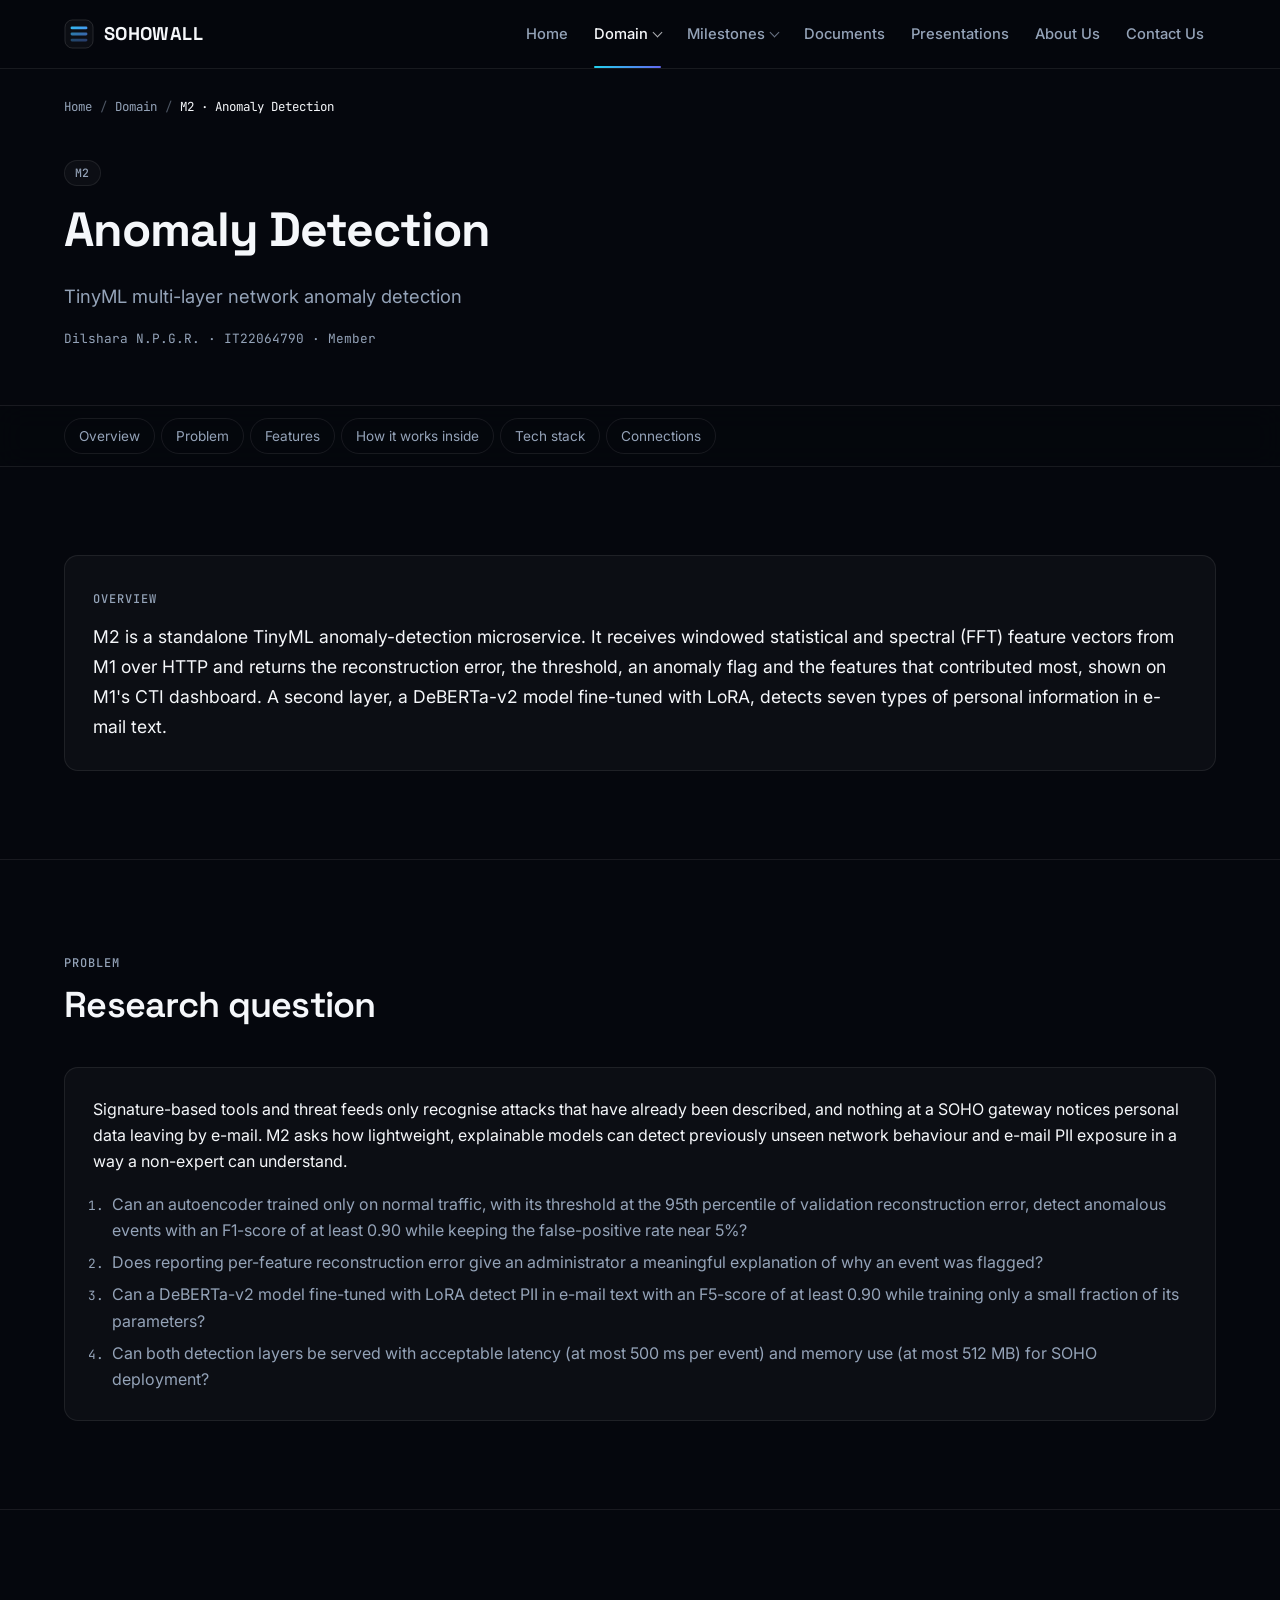
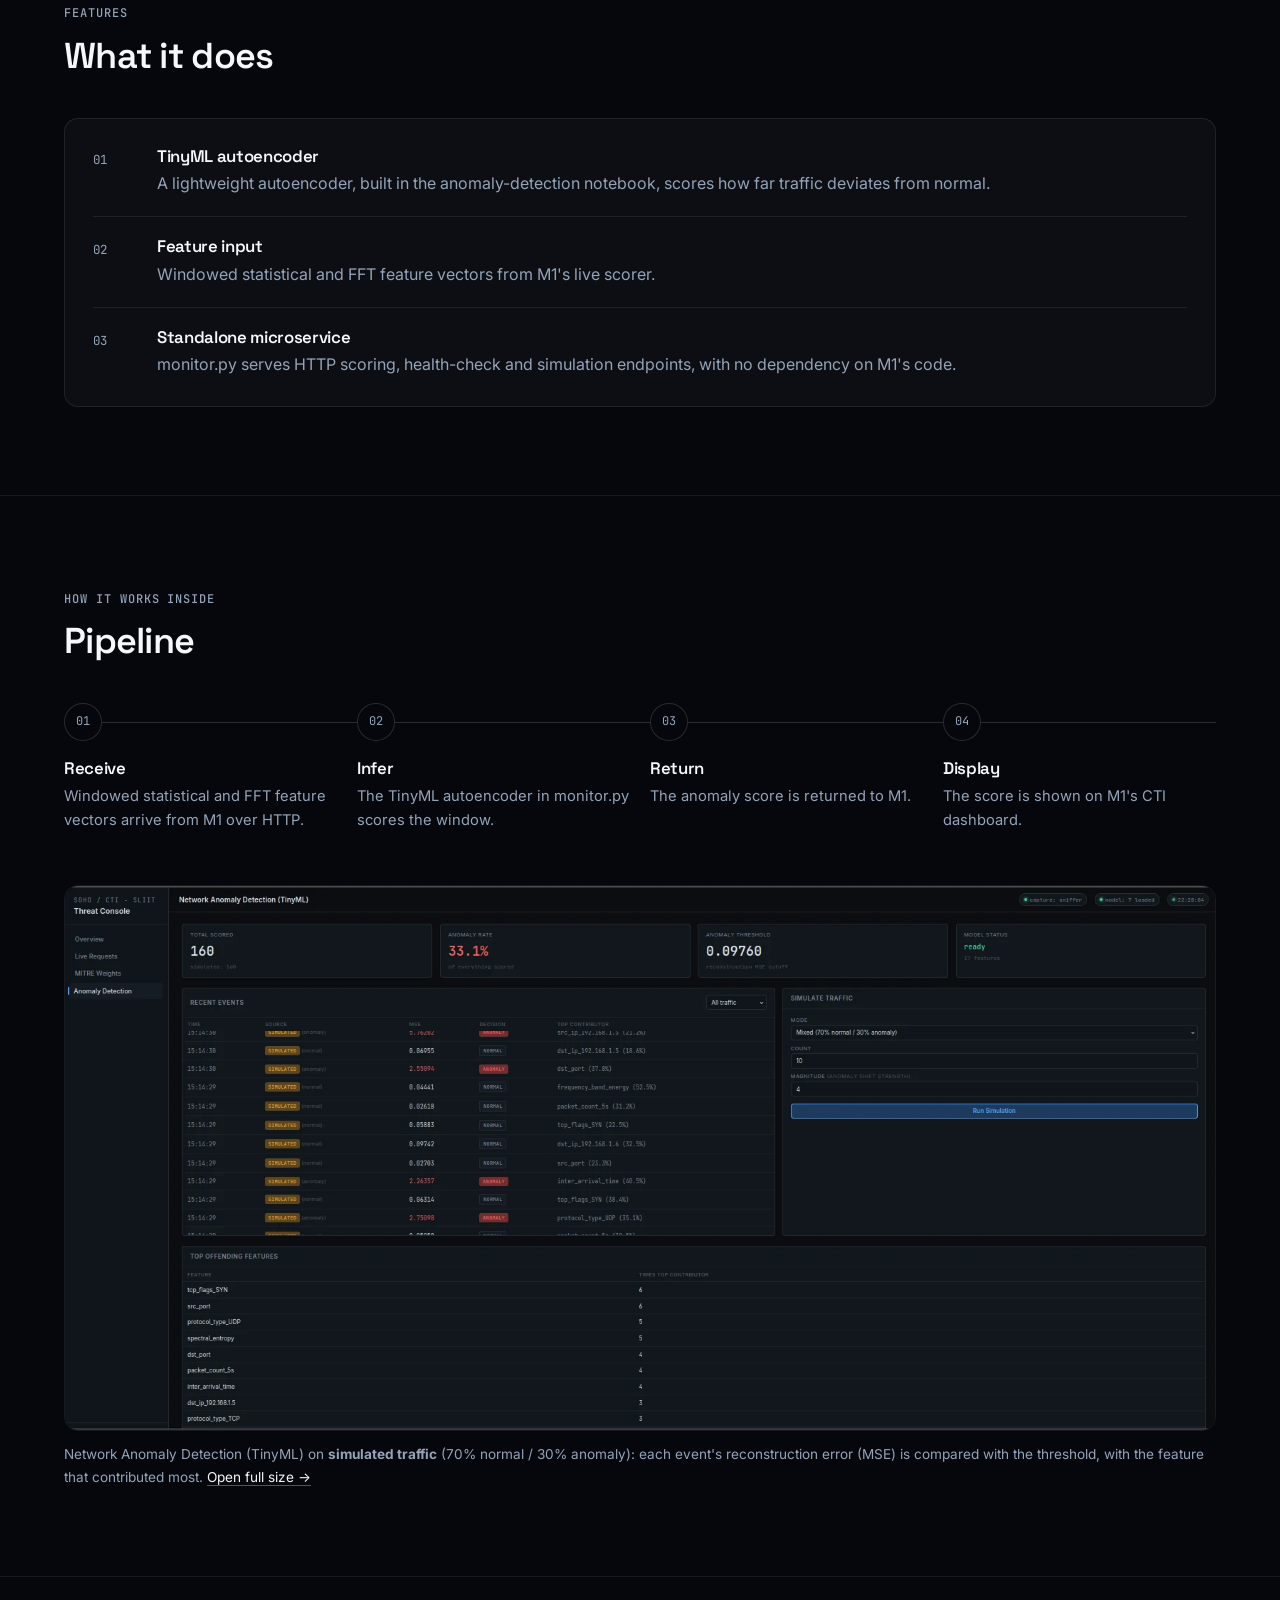
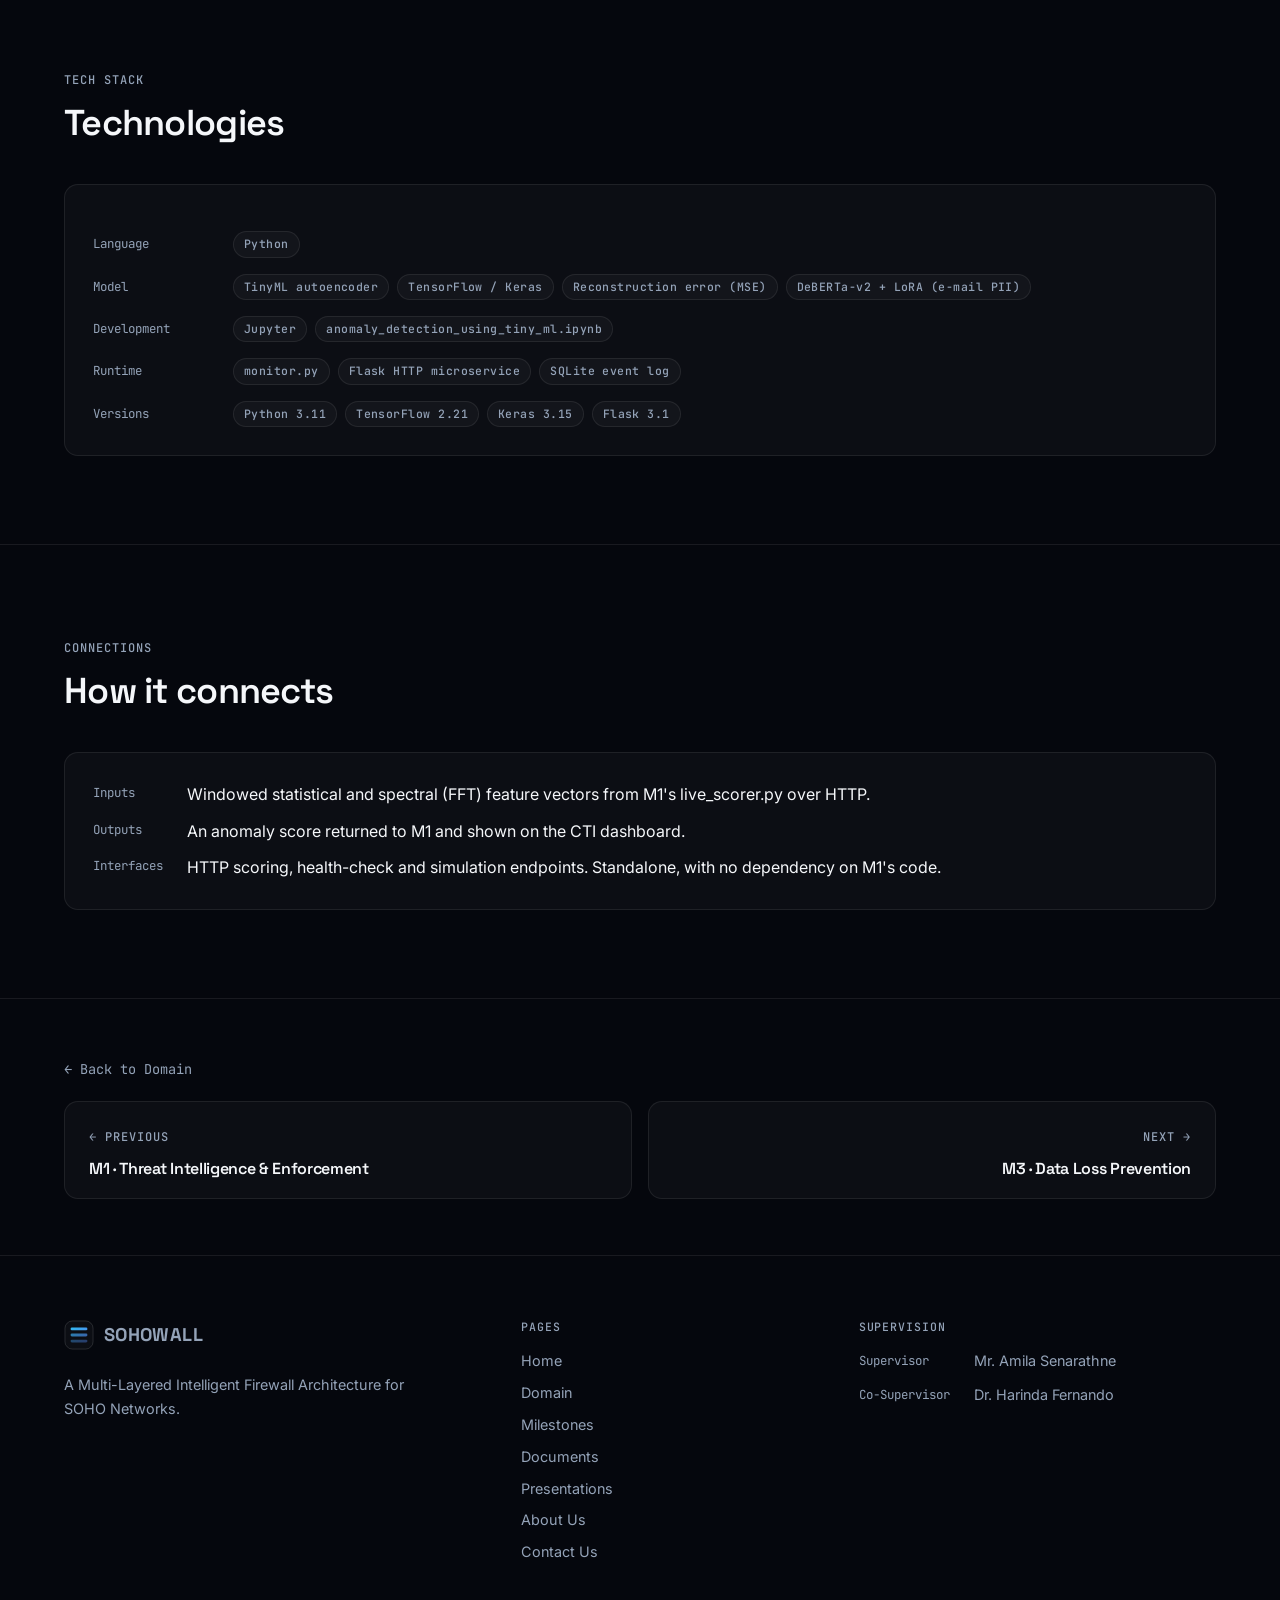
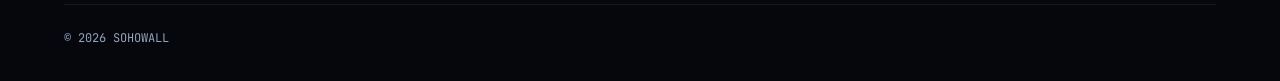
<file: modules/m2.html>
<!doctype html>
<html lang="en">
<head>
  <meta charset="utf-8">
  <meta name="viewport" content="width=device-width, initial-scale=1">
  <title>M2 Anomaly Detection · SOHOWALL</title>
  <meta name="description" content="SOHOWALL module M2: Anomaly Detection, TinyML multi-layer network anomaly detection.">
  <meta name="theme-color" content="#05070D">
  <link rel="icon" href="../assets/img/logo.svg" type="image/svg+xml">
  <link rel="preconnect" href="https://fonts.googleapis.com">
  <link rel="preconnect" href="https://fonts.gstatic.com" crossorigin>
  <link rel="stylesheet" href="https://fonts.googleapis.com/css2?family=Inter:wght@400;500;600&family=JetBrains+Mono:wght@400;500&family=Space+Grotesk:wght@500;600;700&display=swap">
  <link rel="stylesheet" href="../assets/css/style.css">
</head>
<body>
  <a class="skip-link" href="#main">Skip to content</a>

  <header class="site-header">
    <div class="container site-header__inner">
      <a class="brand" href="../index.html" aria-label="SOHOWALL home">
        <img src="../assets/img/logo.svg" alt="" width="30" height="30">
        <span class="brand__name">SOHOWALL</span>
      </a>

      <nav class="nav" aria-label="Main">
        <ul class="nav__list">
          <li class="nav__item"><a class="nav__link" href="../index.html">Home</a></li>
          <li class="nav__item nav__item--has-menu"><a class="nav__link is-active" href="../domain.html">Domain<span class="nav__caret" aria-hidden="true"></span></a><div class="nav__menu"><ul class="nav__menu-panel"><li><a class="nav__sublink" href="../domain.html#literature-survey">Literature Survey</a></li><li><a class="nav__sublink" href="../domain.html#research-gap">Research Gap</a></li><li><a class="nav__sublink" href="../domain.html#research-problem">Research Problem</a></li><li><a class="nav__sublink" href="../domain.html#objectives">Research Objectives</a></li><li><a class="nav__sublink" href="../domain.html#methodology">Methodology</a></li><li><a class="nav__sublink" href="../domain.html#technologies">Technologies Used</a></li><li><span class="nav__group">Modules</span></li><li><a class="nav__sublink" href="../modules/m1.html">M1 · Threat Intelligence &amp; Enforcement</a></li><li><a class="nav__sublink is-active" href="../modules/m2.html" aria-current="page">M2 · Anomaly Detection</a></li><li><a class="nav__sublink" href="../modules/m3.html">M3 · Data Loss Prevention</a></li><li><a class="nav__sublink" href="../modules/m4.html">M4 · Natural Language Firewall</a></li></ul></div></li>
          <li class="nav__item nav__item--has-menu"><a class="nav__link" href="../milestones.html">Milestones<span class="nav__caret" aria-hidden="true"></span></a><div class="nav__menu"><ul class="nav__menu-panel"><li><a class="nav__sublink" href="../milestones.html#proposal">Project Proposal</a></li><li><a class="nav__sublink" href="../milestones.html#progress-1">Progress Presentation 1</a></li><li><a class="nav__sublink" href="../milestones.html#progress-2">Progress Presentation 2</a></li><li><a class="nav__sublink" href="../milestones.html#final-assessment">Final Assessment</a></li><li><a class="nav__sublink" href="../milestones.html#summary">Summary table</a></li></ul></div></li>
          <li class="nav__item"><a class="nav__link" href="../documents.html">Documents</a></li>
          <li class="nav__item"><a class="nav__link" href="../presentations.html">Presentations</a></li>
          <li class="nav__item"><a class="nav__link" href="../about.html">About Us</a></li>
          <li class="nav__item"><a class="nav__link" href="../contact.html">Contact Us</a></li>
        </ul>
      </nav>

      <details class="mnav">
        <summary><span class="mnav__icon" aria-hidden="true"></span>Menu</summary>
        <nav class="mnav__panel" aria-label="Main (mobile)">
          <ul class="mnav__list">
          <li><a class="mnav__link" href="../index.html">Home</a></li>
          <li><a class="mnav__link is-active" href="../domain.html">Domain</a><ul class="mnav__sub"><li><a href="../domain.html#literature-survey">Literature Survey</a></li><li><a href="../domain.html#research-gap">Research Gap</a></li><li><a href="../domain.html#research-problem">Research Problem</a></li><li><a href="../domain.html#objectives">Research Objectives</a></li><li><a href="../domain.html#methodology">Methodology</a></li><li><a href="../domain.html#technologies">Technologies Used</a></li><li><a href="../modules/m1.html">M1 · Threat Intelligence &amp; Enforcement</a></li><li><a href="../modules/m2.html">M2 · Anomaly Detection</a></li><li><a href="../modules/m3.html">M3 · Data Loss Prevention</a></li><li><a href="../modules/m4.html">M4 · Natural Language Firewall</a></li></ul></li>
          <li><a class="mnav__link" href="../milestones.html">Milestones</a><ul class="mnav__sub"><li><a href="../milestones.html#proposal">Project Proposal</a></li><li><a href="../milestones.html#progress-1">Progress Presentation 1</a></li><li><a href="../milestones.html#progress-2">Progress Presentation 2</a></li><li><a href="../milestones.html#final-assessment">Final Assessment</a></li><li><a href="../milestones.html#summary">Summary table</a></li></ul></li>
          <li><a class="mnav__link" href="../documents.html">Documents</a></li>
          <li><a class="mnav__link" href="../presentations.html">Presentations</a></li>
          <li><a class="mnav__link" href="../about.html">About Us</a></li>
          <li><a class="mnav__link" href="../contact.html">Contact Us</a></li>
          </ul>
        </nav>
      </details>
    </div>
  </header>

  <main id="main">
    <nav class="breadcrumb container" aria-label="Breadcrumb">
      <ol>
        <li><a href="../index.html">Home</a></li><li><a href="../domain.html">Domain</a></li><li><span aria-current="page">M2 · Anomaly Detection</span></li>
      </ol>
    </nav>
    <section class="page-hero">
      <div class="container">
        <ul class="badge-list" style="margin-bottom:16px"><li><span class="badge">M2</span></li></ul>
        <h1>Anomaly Detection</h1>
        <p class="lead">TinyML multi-layer network anomaly detection</p>
        <p class="module-owner">Dilshara N.P.G.R. · IT22064790 · Member</p>
      </div>
    </section>

    <nav class="subnav" aria-label="On this page">
      <div class="container">
        <ol class="subnav__list">
          <li><a href="#overview">Overview</a></li> <li><a href="#problem">Problem</a></li> <li><a href="#features">Features</a></li> <li><a href="#inside">How it works inside</a></li> <li><a href="#tech">Tech stack</a></li> <li><a href="#connections">Connections</a></li>
        </ol>
      </div>
    </nav>

    <section class="section" id="overview">
      <div class="container">
        <div class="card">
          <span class="label">Overview</span>
          <p style="color:var(--text);font-size:1.1rem;line-height:1.7">M2 is a standalone TinyML anomaly-detection microservice. It receives windowed statistical and spectral (FFT) feature vectors from M1 over HTTP and returns the reconstruction error, the threshold, an anomaly flag and the features that contributed most, shown on M1's CTI dashboard. A second layer, a DeBERTa-v2 model fine-tuned with LoRA, detects seven types of personal information in e-mail text.</p>
        </div>
      </div>
    </section>

    <section class="section" id="problem">
      <div class="container">
        <div class="section__head">
          <span class="label">Problem</span>
          <h2>Research question</h2>
        </div>
        <div class="card">
          <p style="color:var(--text)">Signature-based tools and threat feeds only recognise attacks that have already been described, and nothing at a SOHO gateway notices personal data leaving by e-mail. M2 asks how lightweight, explainable models can detect previously unseen network behaviour and e-mail PII exposure in a way a non-expert can understand.</p><ol class="muted obj-list"><li>Can an autoencoder trained only on normal traffic, with its threshold at the 95th percentile of validation reconstruction error, detect anomalous events with an F1-score of at least 0.90 while keeping the false-positive rate near 5%?</li><li>Does reporting per-feature reconstruction error give an administrator a meaningful explanation of why an event was flagged?</li><li>Can a DeBERTa-v2 model fine-tuned with LoRA detect PII in e-mail text with an F5-score of at least 0.90 while training only a small fraction of its parameters?</li><li>Can both detection layers be served with acceptable latency (at most 500 ms per event) and memory use (at most 512 MB) for SOHO deployment?</li></ol>
        </div>
      </div>
    </section>

    <section class="section" id="features">
      <div class="container">
        <div class="section__head">
          <span class="label">Features</span>
          <h2>What it does</h2>
        </div>
        <div class="card">
          <ol class="featlist">
              <li>
                <span class="featlist__num">01</span>
                <div><h3>TinyML autoencoder</h3><p>A lightweight autoencoder, built in the anomaly-detection notebook, scores how far traffic deviates from normal.</p></div>
              </li>
              <li>
                <span class="featlist__num">02</span>
                <div><h3>Feature input</h3><p>Windowed statistical and FFT feature vectors from M1's live scorer.</p></div>
              </li>
              <li>
                <span class="featlist__num">03</span>
                <div><h3>Standalone microservice</h3><p>monitor.py serves HTTP scoring, health-check and simulation endpoints, with no dependency on M1's code.</p></div>
              </li>
          </ol>
        </div>
      </div>
    </section>

    <section class="section" id="inside">
      <div class="container">
        <div class="section__head">
          <span class="label">How it works inside</span>
          <h2>Pipeline</h2>
        </div>
        <ol class="steps steps--4"><li class="steps__item">
            <span class="steps__num">01</span>
            <h3>Receive</h3>
            <p>Windowed statistical and FFT feature vectors arrive from M1 over HTTP.</p>
          </li><li class="steps__item">
            <span class="steps__num">02</span>
            <h3>Infer</h3>
            <p>The TinyML autoencoder in monitor.py scores the window.</p>
          </li><li class="steps__item">
            <span class="steps__num">03</span>
            <h3>Return</h3>
            <p>The anomaly score is returned to M1.</p>
          </li><li class="steps__item">
            <span class="steps__num">04</span>
            <h3>Display</h3>
            <p>The score is shown on M1's CTI dashboard.</p>
          </li></ol>
        <figure class="shot">
          <a href="../assets/img/screens/m2.webp"><img src="../assets/img/screens/m2.webp" alt="Screenshot of the Network Anomaly Detection (TinyML) view in the Threat Console, running on simulated traffic, with recent events, their reconstruction error (MSE), decisions and top contributing features." width="1616" height="765" loading="lazy"></a>
          <figcaption>Network Anomaly Detection (TinyML) on <strong>simulated traffic</strong> (70% normal / 30% anomaly): each event's reconstruction error (MSE) is compared with the threshold, with the feature that contributed most. <a href="../assets/img/screens/m2.webp">Open full size →</a></figcaption>
        </figure>
      </div>
    </section>

    <section class="section" id="tech">
      <div class="container">
        <div class="section__head">
          <span class="label">Tech stack</span>
          <h2>Technologies</h2>
        </div>
        <div class="card">
          <dl class="meta stack-list"><dt>Language</dt><dd><ul class="badge-list"><li><span class="badge">Python</span></li></ul></dd><dt>Model</dt><dd><ul class="badge-list"><li><span class="badge">TinyML autoencoder</span></li><li><span class="badge">TensorFlow / Keras</span></li><li><span class="badge">Reconstruction error (MSE)</span></li><li><span class="badge">DeBERTa-v2 + LoRA (e-mail PII)</span></li></ul></dd><dt>Development</dt><dd><ul class="badge-list"><li><span class="badge">Jupyter</span></li><li><span class="badge">anomaly_detection_using_tiny_ml.ipynb</span></li></ul></dd><dt>Runtime</dt><dd><ul class="badge-list"><li><span class="badge">monitor.py</span></li><li><span class="badge">Flask HTTP microservice</span></li><li><span class="badge">SQLite event log</span></li></ul></dd><dt>Versions</dt><dd><ul class="badge-list"><li><span class="badge">Python 3.11</span></li><li><span class="badge">TensorFlow 2.21</span></li><li><span class="badge">Keras 3.15</span></li><li><span class="badge">Flask 3.1</span></li></ul></dd></dl>
        </div>
      </div>
    </section>

    <section class="section" id="connections">
      <div class="container">
        <div class="section__head">
          <span class="label">Connections</span>
          <h2>How it connects</h2>
        </div>
        <div class="card">
          <dl class="meta">
            <dt>Inputs</dt><dd>Windowed statistical and spectral (FFT) feature vectors from M1's live_scorer.py over HTTP.</dd>
            <dt>Outputs</dt><dd>An anomaly score returned to M1 and shown on the CTI dashboard.</dd>
            <dt>Interfaces</dt><dd>HTTP scoring, health-check and simulation endpoints. Standalone, with no dependency on M1's code.</dd>
          </dl>
        </div>
      </div>
    </section>

    <section class="section section--tight">
      <div class="container">
        <a class="back-link" href="../domain.html#methodology">← Back to Domain</a>
        <nav class="pager" aria-label="Module navigation" style="margin-top:20px">
          <a class="card card--link" href="m1.html">
            <span class="label">← Previous</span>
            <h4>M1 · Threat Intelligence &amp; Enforcement</h4>
          </a>
          <a class="card card--link card--next" href="m3.html">
            <span class="label">Next →</span>
            <h4>M3 · Data Loss Prevention</h4>
          </a>
        </nav>
      </div>
    </section>
  </main>

  <footer class="site-footer">
    <div class="container">
      <div class="site-footer__grid">
        <div>
          <a class="brand" href="../index.html" aria-label="SOHOWALL home">
            <img src="../assets/img/logo.svg" alt="" width="30" height="30">
            <span class="brand__name">SOHOWALL</span>
          </a>
          <p style="margin-top:16px">A Multi-Layered Intelligent Firewall Architecture for SOHO Networks.</p>
        </div>
        <div>
          <h2>Pages</h2>
          <ul>
            <li><a href="../index.html">Home</a></li>
            <li><a href="../domain.html">Domain</a></li>
            <li><a href="../milestones.html">Milestones</a></li>
            <li><a href="../documents.html">Documents</a></li>
            <li><a href="../presentations.html">Presentations</a></li>
            <li><a href="../about.html">About Us</a></li>
            <li><a href="../contact.html">Contact Us</a></li>
          </ul>
        </div>
        <div>
          <h2>Supervision</h2>
          <dl class="meta">
            <dt>Supervisor</dt><dd>Mr. Amila Senarathne</dd>
            <dt>Co-Supervisor</dt><dd>Dr. Harinda Fernando</dd>
          </dl>
        </div>
      </div>
      <div class="site-footer__bottom">
        <span>&copy; 2026 SOHOWALL</span>
      </div>
    </div>
  </footer>
</body>
</html>
</file>
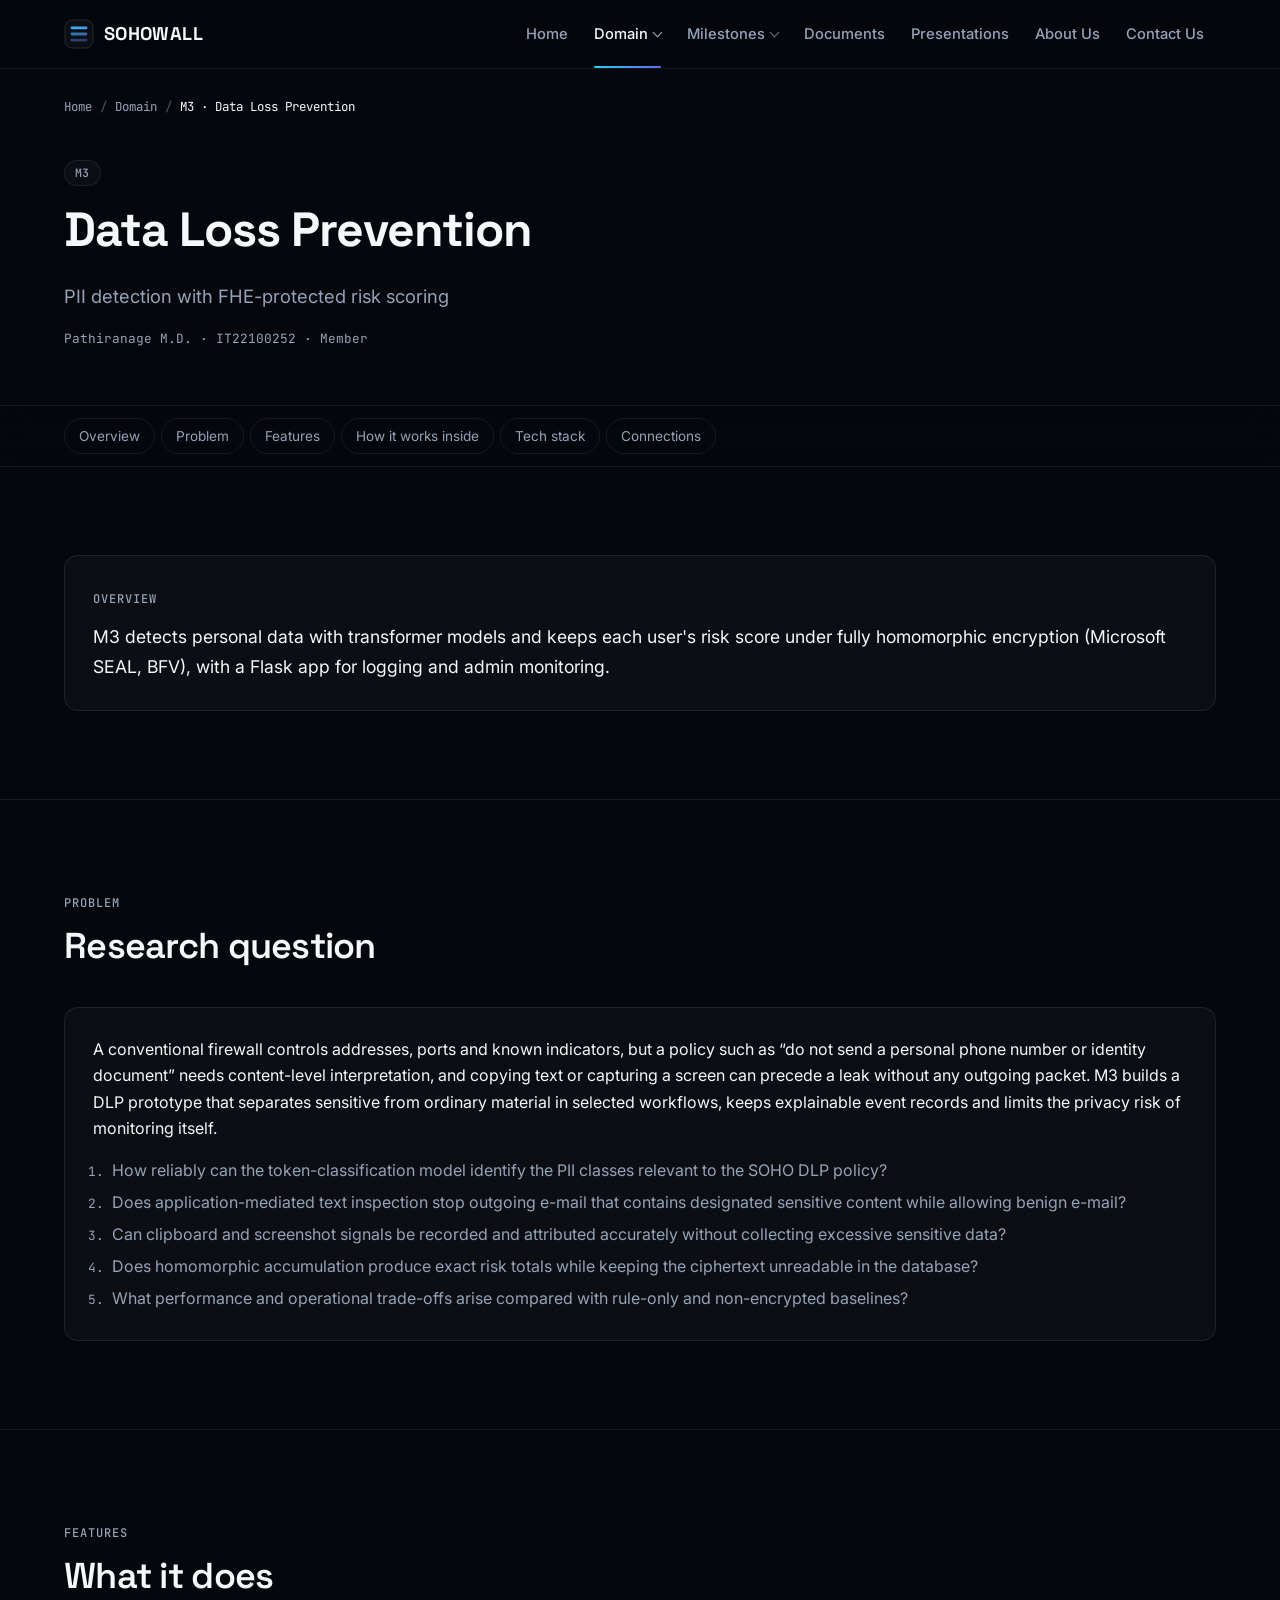
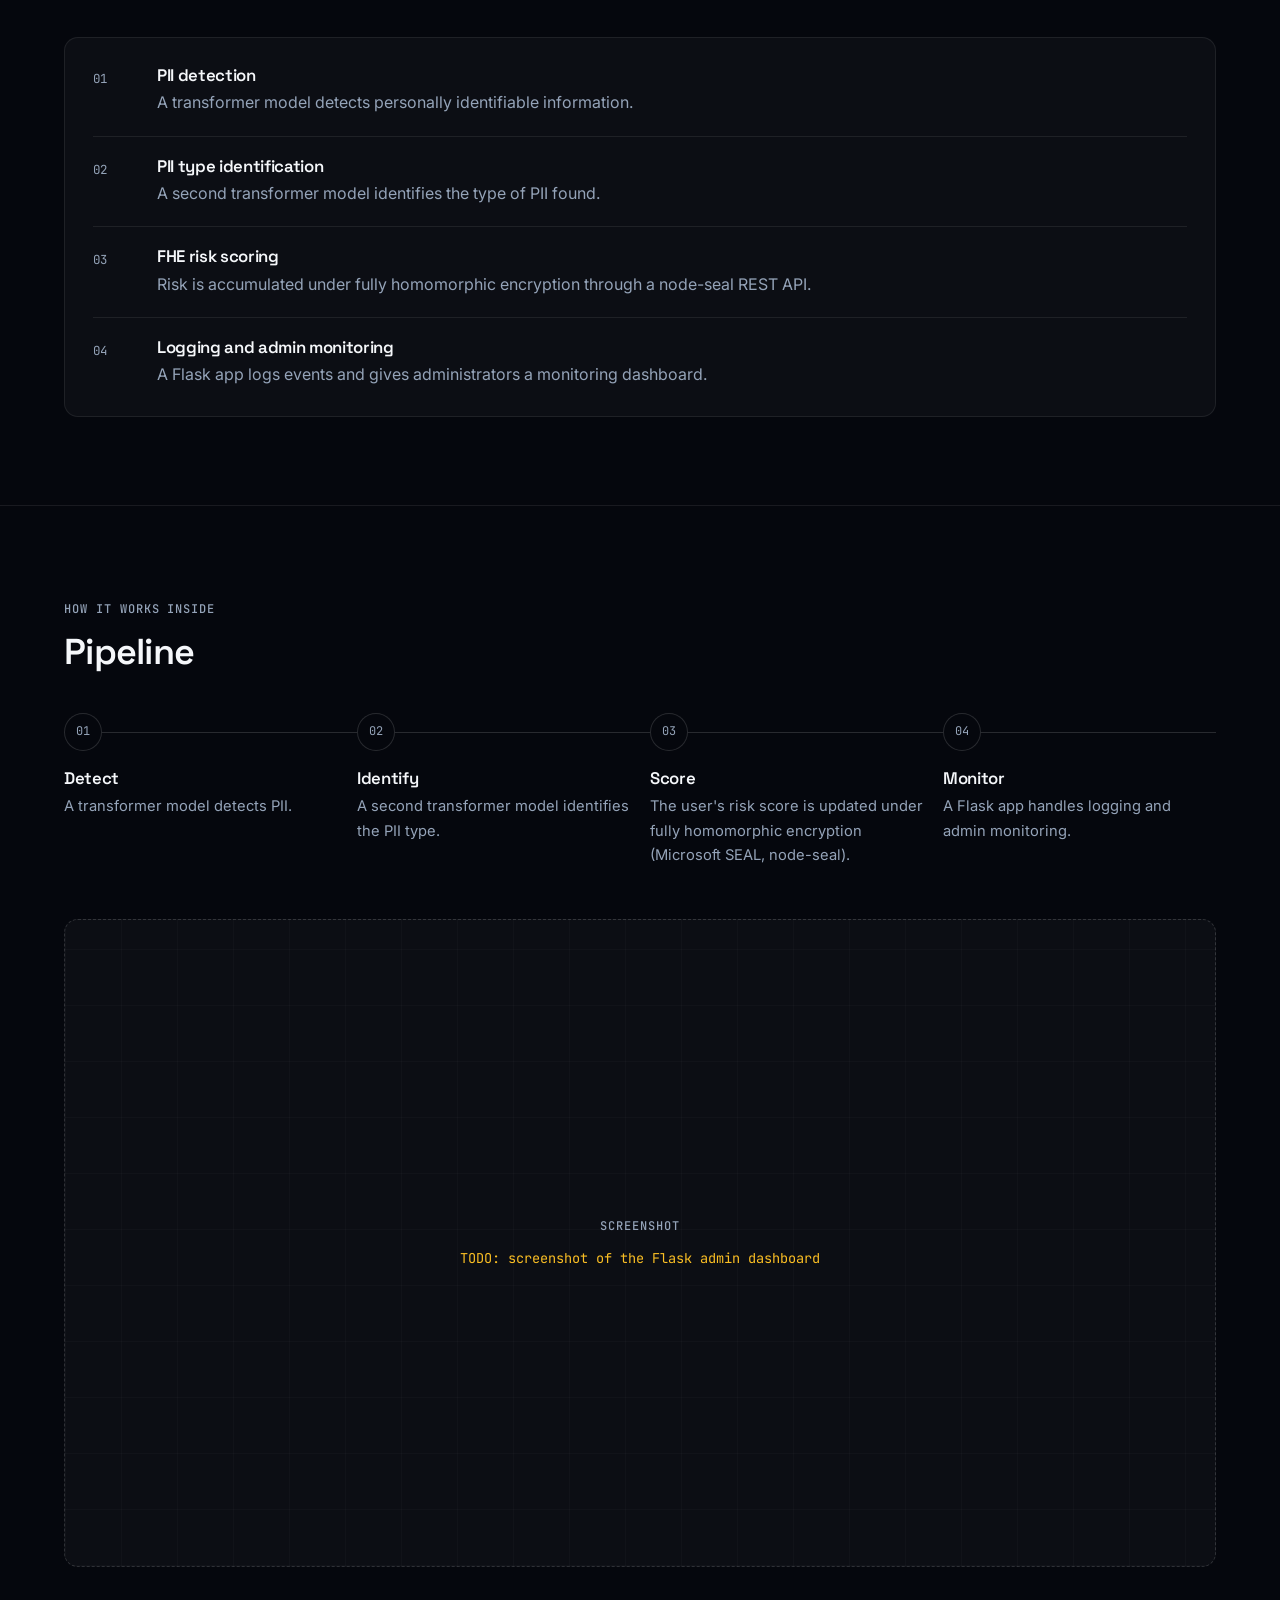
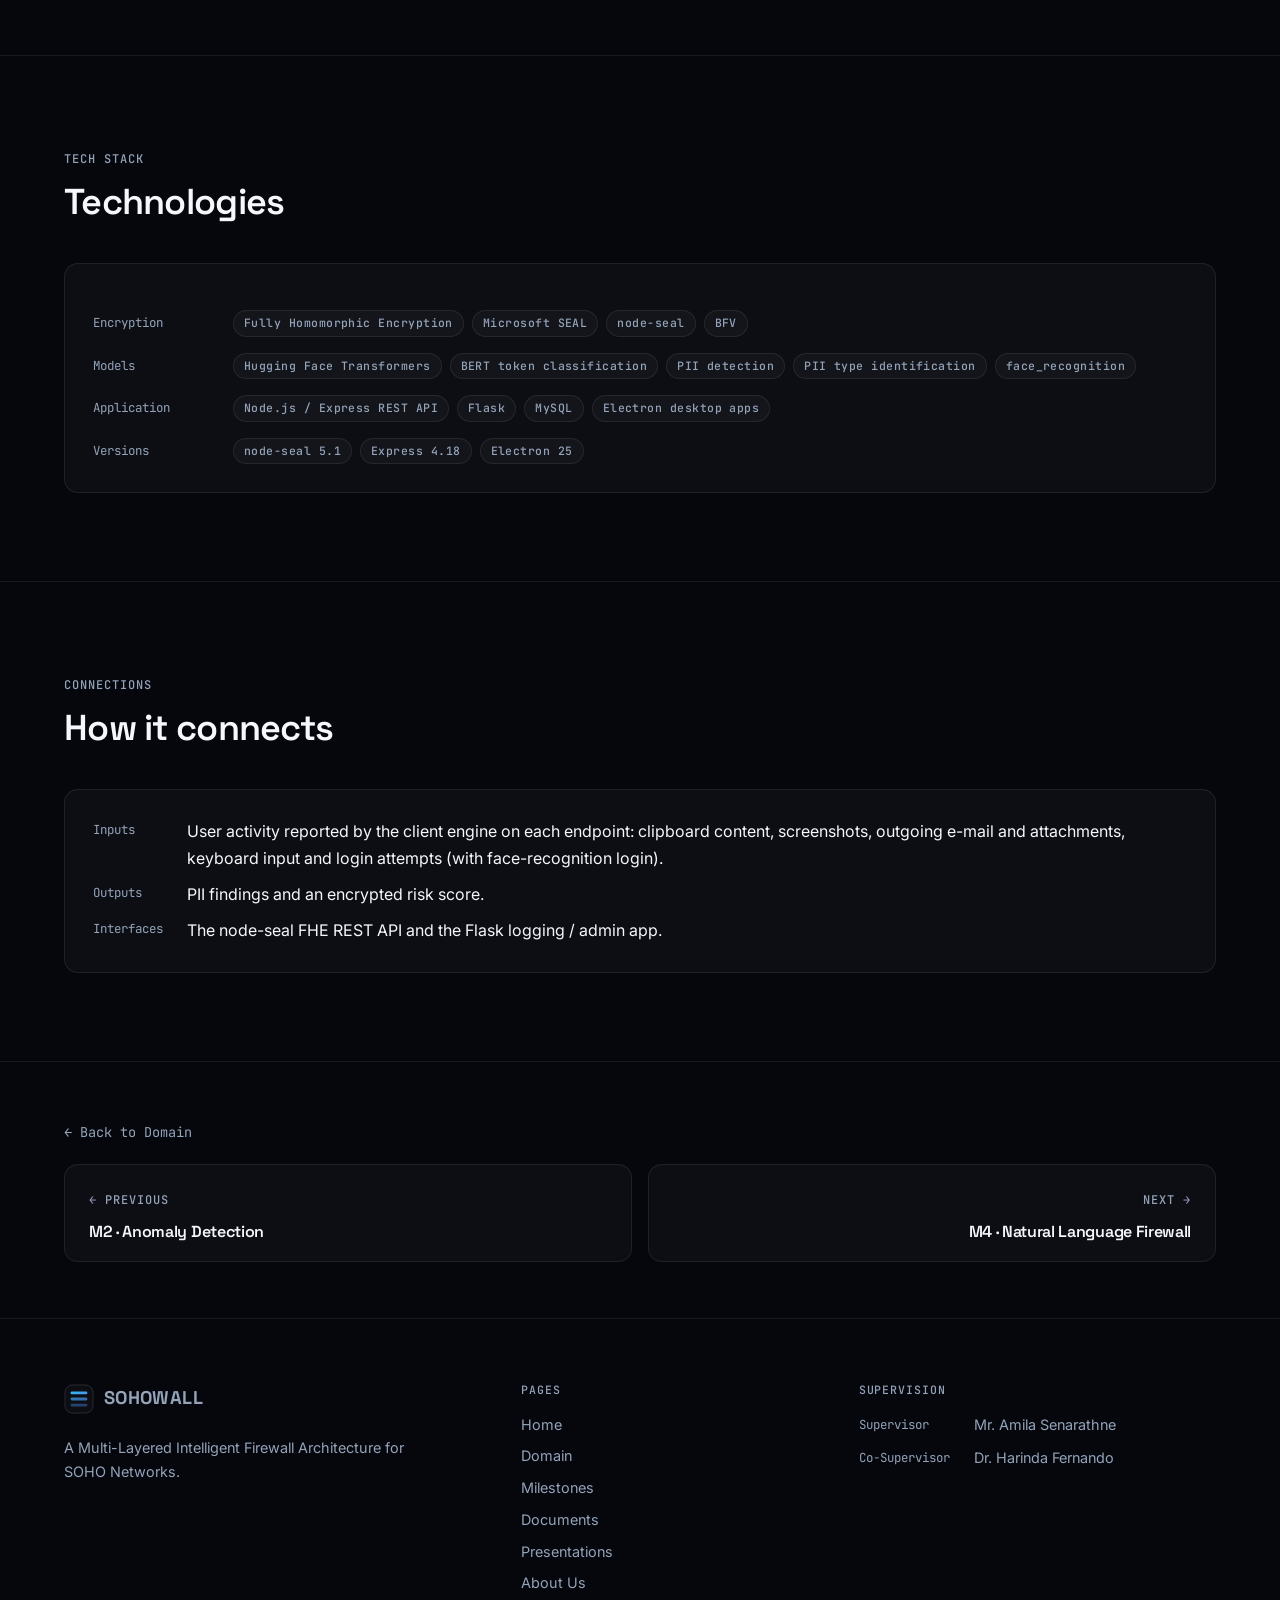
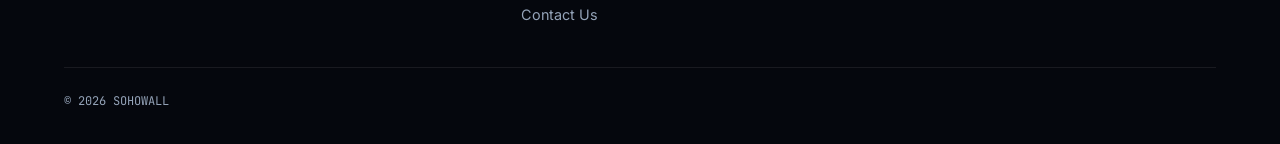
<file: modules/m3.html>
<!doctype html>
<html lang="en">
<head>
  <meta charset="utf-8">
  <meta name="viewport" content="width=device-width, initial-scale=1">
  <title>M3 Data Loss Prevention · SOHOWALL</title>
  <meta name="description" content="SOHOWALL module M3: Data Loss Prevention, PII detection with FHE-protected risk scoring.">
  <meta name="theme-color" content="#05070D">
  <link rel="icon" href="../assets/img/logo.svg" type="image/svg+xml">
  <link rel="preconnect" href="https://fonts.googleapis.com">
  <link rel="preconnect" href="https://fonts.gstatic.com" crossorigin>
  <link rel="stylesheet" href="https://fonts.googleapis.com/css2?family=Inter:wght@400;500;600&family=JetBrains+Mono:wght@400;500&family=Space+Grotesk:wght@500;600;700&display=swap">
  <link rel="stylesheet" href="../assets/css/style.css">
</head>
<body>
  <a class="skip-link" href="#main">Skip to content</a>

  <header class="site-header">
    <div class="container site-header__inner">
      <a class="brand" href="../index.html" aria-label="SOHOWALL home">
        <img src="../assets/img/logo.svg" alt="" width="30" height="30">
        <span class="brand__name">SOHOWALL</span>
      </a>

      <nav class="nav" aria-label="Main">
        <ul class="nav__list">
          <li class="nav__item"><a class="nav__link" href="../index.html">Home</a></li>
          <li class="nav__item nav__item--has-menu"><a class="nav__link is-active" href="../domain.html">Domain<span class="nav__caret" aria-hidden="true"></span></a><div class="nav__menu"><ul class="nav__menu-panel"><li><a class="nav__sublink" href="../domain.html#literature-survey">Literature Survey</a></li><li><a class="nav__sublink" href="../domain.html#research-gap">Research Gap</a></li><li><a class="nav__sublink" href="../domain.html#research-problem">Research Problem</a></li><li><a class="nav__sublink" href="../domain.html#objectives">Research Objectives</a></li><li><a class="nav__sublink" href="../domain.html#methodology">Methodology</a></li><li><a class="nav__sublink" href="../domain.html#technologies">Technologies Used</a></li><li><span class="nav__group">Modules</span></li><li><a class="nav__sublink" href="../modules/m1.html">M1 · Threat Intelligence &amp; Enforcement</a></li><li><a class="nav__sublink" href="../modules/m2.html">M2 · Anomaly Detection</a></li><li><a class="nav__sublink is-active" href="../modules/m3.html" aria-current="page">M3 · Data Loss Prevention</a></li><li><a class="nav__sublink" href="../modules/m4.html">M4 · Natural Language Firewall</a></li></ul></div></li>
          <li class="nav__item nav__item--has-menu"><a class="nav__link" href="../milestones.html">Milestones<span class="nav__caret" aria-hidden="true"></span></a><div class="nav__menu"><ul class="nav__menu-panel"><li><a class="nav__sublink" href="../milestones.html#proposal">Project Proposal</a></li><li><a class="nav__sublink" href="../milestones.html#progress-1">Progress Presentation 1</a></li><li><a class="nav__sublink" href="../milestones.html#progress-2">Progress Presentation 2</a></li><li><a class="nav__sublink" href="../milestones.html#final-assessment">Final Assessment</a></li><li><a class="nav__sublink" href="../milestones.html#summary">Summary table</a></li></ul></div></li>
          <li class="nav__item"><a class="nav__link" href="../documents.html">Documents</a></li>
          <li class="nav__item"><a class="nav__link" href="../presentations.html">Presentations</a></li>
          <li class="nav__item"><a class="nav__link" href="../about.html">About Us</a></li>
          <li class="nav__item"><a class="nav__link" href="../contact.html">Contact Us</a></li>
        </ul>
      </nav>

      <details class="mnav">
        <summary><span class="mnav__icon" aria-hidden="true"></span>Menu</summary>
        <nav class="mnav__panel" aria-label="Main (mobile)">
          <ul class="mnav__list">
          <li><a class="mnav__link" href="../index.html">Home</a></li>
          <li><a class="mnav__link is-active" href="../domain.html">Domain</a><ul class="mnav__sub"><li><a href="../domain.html#literature-survey">Literature Survey</a></li><li><a href="../domain.html#research-gap">Research Gap</a></li><li><a href="../domain.html#research-problem">Research Problem</a></li><li><a href="../domain.html#objectives">Research Objectives</a></li><li><a href="../domain.html#methodology">Methodology</a></li><li><a href="../domain.html#technologies">Technologies Used</a></li><li><a href="../modules/m1.html">M1 · Threat Intelligence &amp; Enforcement</a></li><li><a href="../modules/m2.html">M2 · Anomaly Detection</a></li><li><a href="../modules/m3.html">M3 · Data Loss Prevention</a></li><li><a href="../modules/m4.html">M4 · Natural Language Firewall</a></li></ul></li>
          <li><a class="mnav__link" href="../milestones.html">Milestones</a><ul class="mnav__sub"><li><a href="../milestones.html#proposal">Project Proposal</a></li><li><a href="../milestones.html#progress-1">Progress Presentation 1</a></li><li><a href="../milestones.html#progress-2">Progress Presentation 2</a></li><li><a href="../milestones.html#final-assessment">Final Assessment</a></li><li><a href="../milestones.html#summary">Summary table</a></li></ul></li>
          <li><a class="mnav__link" href="../documents.html">Documents</a></li>
          <li><a class="mnav__link" href="../presentations.html">Presentations</a></li>
          <li><a class="mnav__link" href="../about.html">About Us</a></li>
          <li><a class="mnav__link" href="../contact.html">Contact Us</a></li>
          </ul>
        </nav>
      </details>
    </div>
  </header>

  <main id="main">
    <nav class="breadcrumb container" aria-label="Breadcrumb">
      <ol>
        <li><a href="../index.html">Home</a></li><li><a href="../domain.html">Domain</a></li><li><span aria-current="page">M3 · Data Loss Prevention</span></li>
      </ol>
    </nav>
    <section class="page-hero">
      <div class="container">
        <ul class="badge-list" style="margin-bottom:16px"><li><span class="badge">M3</span></li></ul>
        <h1>Data Loss Prevention</h1>
        <p class="lead">PII detection with FHE-protected risk scoring</p>
        <p class="module-owner">Pathiranage M.D. · IT22100252 · Member</p>
      </div>
    </section>

    <nav class="subnav" aria-label="On this page">
      <div class="container">
        <ol class="subnav__list">
          <li><a href="#overview">Overview</a></li> <li><a href="#problem">Problem</a></li> <li><a href="#features">Features</a></li> <li><a href="#inside">How it works inside</a></li> <li><a href="#tech">Tech stack</a></li> <li><a href="#connections">Connections</a></li>
        </ol>
      </div>
    </nav>

    <section class="section" id="overview">
      <div class="container">
        <div class="card">
          <span class="label">Overview</span>
          <p style="color:var(--text);font-size:1.1rem;line-height:1.7">M3 detects personal data with transformer models and keeps each user's risk score under fully homomorphic encryption (Microsoft SEAL, BFV), with a Flask app for logging and admin monitoring.</p>
        </div>
      </div>
    </section>

    <section class="section" id="problem">
      <div class="container">
        <div class="section__head">
          <span class="label">Problem</span>
          <h2>Research question</h2>
        </div>
        <div class="card">
          <p style="color:var(--text)">A conventional firewall controls addresses, ports and known indicators, but a policy such as &ldquo;do not send a personal phone number or identity document&rdquo; needs content-level interpretation, and copying text or capturing a screen can precede a leak without any outgoing packet. M3 builds a DLP prototype that separates sensitive from ordinary material in selected workflows, keeps explainable event records and limits the privacy risk of monitoring itself.</p><ol class="muted obj-list"><li>How reliably can the token-classification model identify the PII classes relevant to the SOHO DLP policy?</li><li>Does application-mediated text inspection stop outgoing e-mail that contains designated sensitive content while allowing benign e-mail?</li><li>Can clipboard and screenshot signals be recorded and attributed accurately without collecting excessive sensitive data?</li><li>Does homomorphic accumulation produce exact risk totals while keeping the ciphertext unreadable in the database?</li><li>What performance and operational trade-offs arise compared with rule-only and non-encrypted baselines?</li></ol>
        </div>
      </div>
    </section>

    <section class="section" id="features">
      <div class="container">
        <div class="section__head">
          <span class="label">Features</span>
          <h2>What it does</h2>
        </div>
        <div class="card">
          <ol class="featlist">
              <li>
                <span class="featlist__num">01</span>
                <div><h3>PII detection</h3><p>A transformer model detects personally identifiable information.</p></div>
              </li>
              <li>
                <span class="featlist__num">02</span>
                <div><h3>PII type identification</h3><p>A second transformer model identifies the type of PII found.</p></div>
              </li>
              <li>
                <span class="featlist__num">03</span>
                <div><h3>FHE risk scoring</h3><p>Risk is accumulated under fully homomorphic encryption through a node-seal REST API.</p></div>
              </li>
              <li>
                <span class="featlist__num">04</span>
                <div><h3>Logging and admin monitoring</h3><p>A Flask app logs events and gives administrators a monitoring dashboard.</p></div>
              </li>
          </ol>
        </div>
      </div>
    </section>

    <section class="section" id="inside">
      <div class="container">
        <div class="section__head">
          <span class="label">How it works inside</span>
          <h2>Pipeline</h2>
        </div>
        <ol class="steps steps--4"><li class="steps__item">
            <span class="steps__num">01</span>
            <h3>Detect</h3>
            <p>A transformer model detects PII.</p>
          </li><li class="steps__item">
            <span class="steps__num">02</span>
            <h3>Identify</h3>
            <p>A second transformer model identifies the PII type.</p>
          </li><li class="steps__item">
            <span class="steps__num">03</span>
            <h3>Score</h3>
            <p>The user's risk score is updated under fully homomorphic encryption (Microsoft SEAL, node-seal).</p>
          </li><li class="steps__item">
            <span class="steps__num">04</span>
            <h3>Monitor</h3>
            <p>A Flask app handles logging and admin monitoring.</p>
          </li></ol>
        <figure class="shot">
          <!-- TODO: add a screenshot at assets/img/screens/m3.webp (under 200 KB) and an entry in SCREENS -->
          <div class="shot__placeholder">
            <span class="label" style="margin:0">Screenshot</span>
            <span class="todo">TODO: screenshot of the Flask admin dashboard</span>
          </div>
        </figure>
      </div>
    </section>

    <section class="section" id="tech">
      <div class="container">
        <div class="section__head">
          <span class="label">Tech stack</span>
          <h2>Technologies</h2>
        </div>
        <div class="card">
          <dl class="meta stack-list"><dt>Encryption</dt><dd><ul class="badge-list"><li><span class="badge">Fully Homomorphic Encryption</span></li><li><span class="badge">Microsoft SEAL</span></li><li><span class="badge">node-seal</span></li><li><span class="badge">BFV</span></li></ul></dd><dt>Models</dt><dd><ul class="badge-list"><li><span class="badge">Hugging Face Transformers</span></li><li><span class="badge">BERT token classification</span></li><li><span class="badge">PII detection</span></li><li><span class="badge">PII type identification</span></li><li><span class="badge">face_recognition</span></li></ul></dd><dt>Application</dt><dd><ul class="badge-list"><li><span class="badge">Node.js / Express REST API</span></li><li><span class="badge">Flask</span></li><li><span class="badge">MySQL</span></li><li><span class="badge">Electron desktop apps</span></li></ul></dd><dt>Versions</dt><dd><ul class="badge-list"><li><span class="badge">node-seal 5.1</span></li><li><span class="badge">Express 4.18</span></li><li><span class="badge">Electron 25</span></li></ul></dd></dl>
        </div>
      </div>
    </section>

    <section class="section" id="connections">
      <div class="container">
        <div class="section__head">
          <span class="label">Connections</span>
          <h2>How it connects</h2>
        </div>
        <div class="card">
          <dl class="meta">
            <dt>Inputs</dt><dd>User activity reported by the client engine on each endpoint: clipboard content, screenshots, outgoing e-mail and attachments, keyboard input and login attempts (with face-recognition login).</dd>
            <dt>Outputs</dt><dd>PII findings and an encrypted risk score.</dd>
            <dt>Interfaces</dt><dd>The node-seal FHE REST API and the Flask logging / admin app.</dd>
          </dl>
        </div>
      </div>
    </section>

    <section class="section section--tight">
      <div class="container">
        <a class="back-link" href="../domain.html#methodology">← Back to Domain</a>
        <nav class="pager" aria-label="Module navigation" style="margin-top:20px">
          <a class="card card--link" href="m2.html">
            <span class="label">← Previous</span>
            <h4>M2 · Anomaly Detection</h4>
          </a>
          <a class="card card--link card--next" href="m4.html">
            <span class="label">Next →</span>
            <h4>M4 · Natural Language Firewall</h4>
          </a>
        </nav>
      </div>
    </section>
  </main>

  <footer class="site-footer">
    <div class="container">
      <div class="site-footer__grid">
        <div>
          <a class="brand" href="../index.html" aria-label="SOHOWALL home">
            <img src="../assets/img/logo.svg" alt="" width="30" height="30">
            <span class="brand__name">SOHOWALL</span>
          </a>
          <p style="margin-top:16px">A Multi-Layered Intelligent Firewall Architecture for SOHO Networks.</p>
        </div>
        <div>
          <h2>Pages</h2>
          <ul>
            <li><a href="../index.html">Home</a></li>
            <li><a href="../domain.html">Domain</a></li>
            <li><a href="../milestones.html">Milestones</a></li>
            <li><a href="../documents.html">Documents</a></li>
            <li><a href="../presentations.html">Presentations</a></li>
            <li><a href="../about.html">About Us</a></li>
            <li><a href="../contact.html">Contact Us</a></li>
          </ul>
        </div>
        <div>
          <h2>Supervision</h2>
          <dl class="meta">
            <dt>Supervisor</dt><dd>Mr. Amila Senarathne</dd>
            <dt>Co-Supervisor</dt><dd>Dr. Harinda Fernando</dd>
          </dl>
        </div>
      </div>
      <div class="site-footer__bottom">
        <span>&copy; 2026 SOHOWALL</span>
      </div>
    </div>
  </footer>
</body>
</html>
</file>
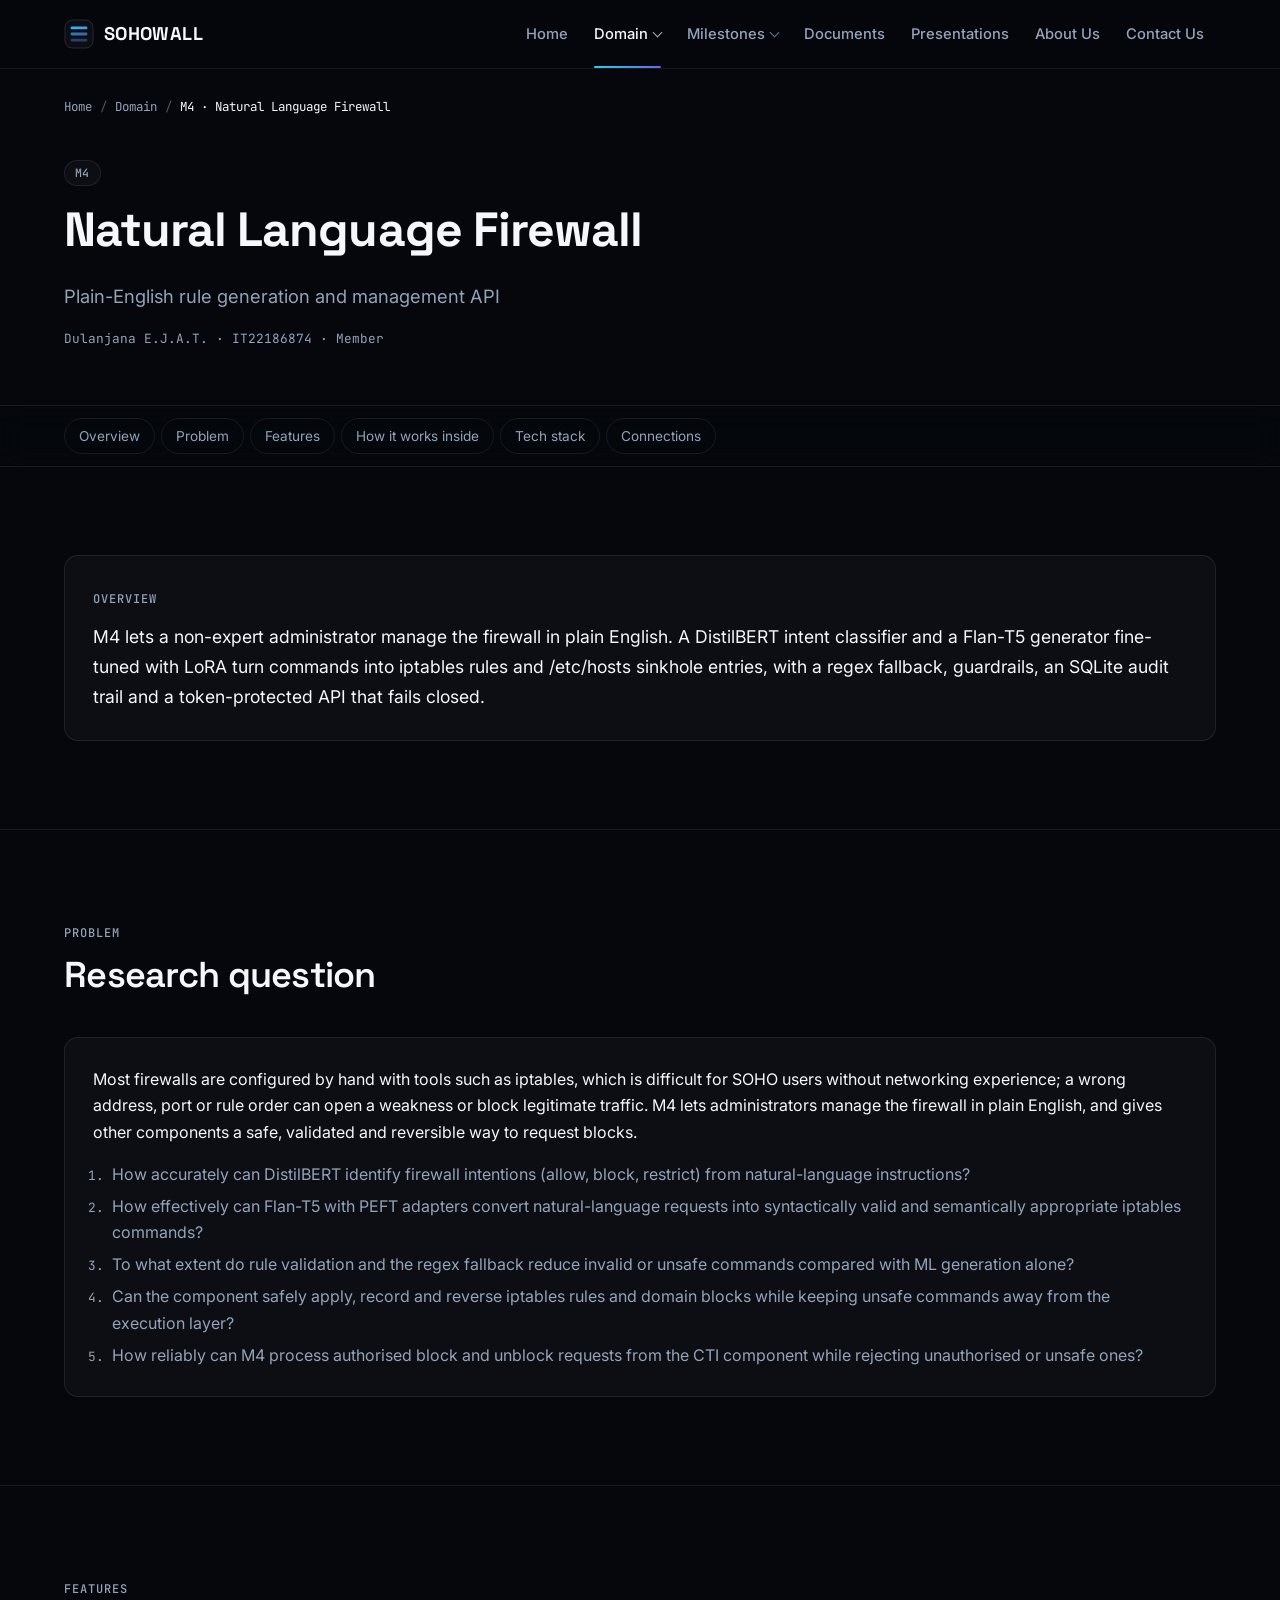
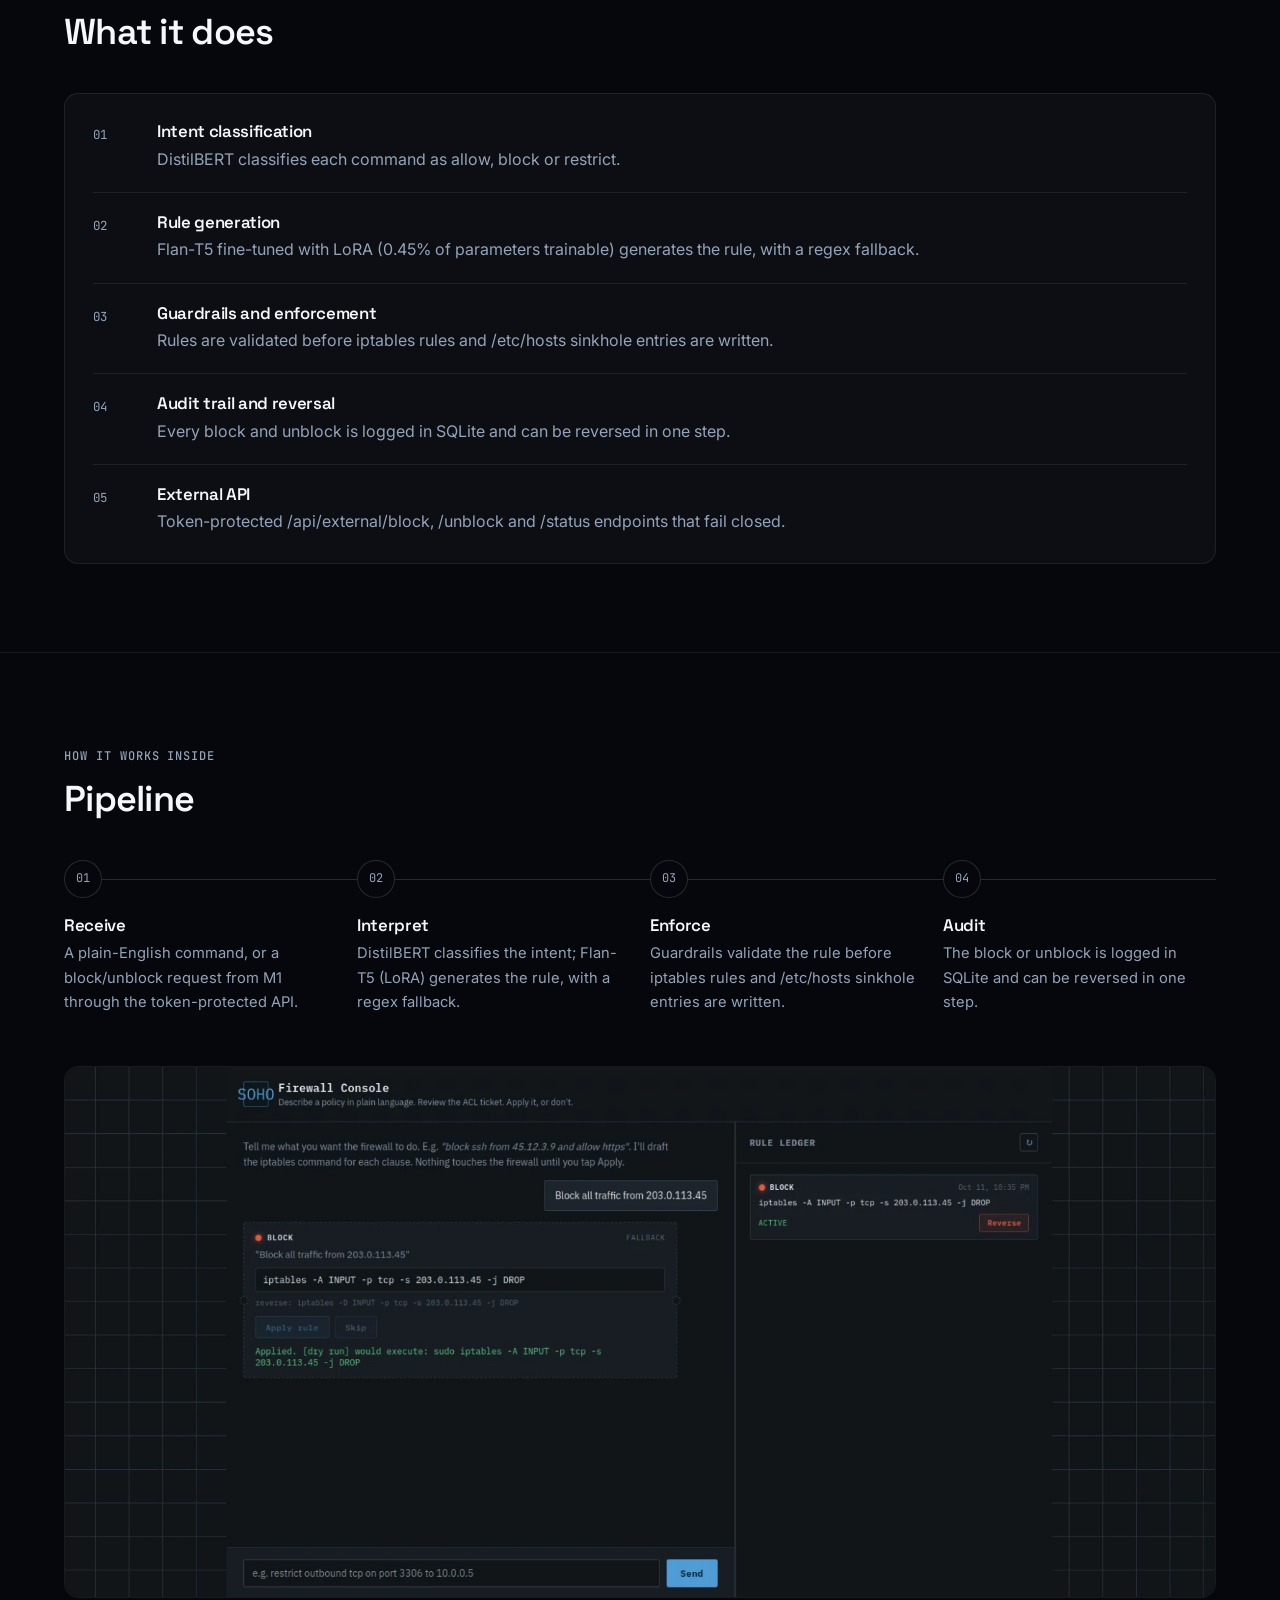
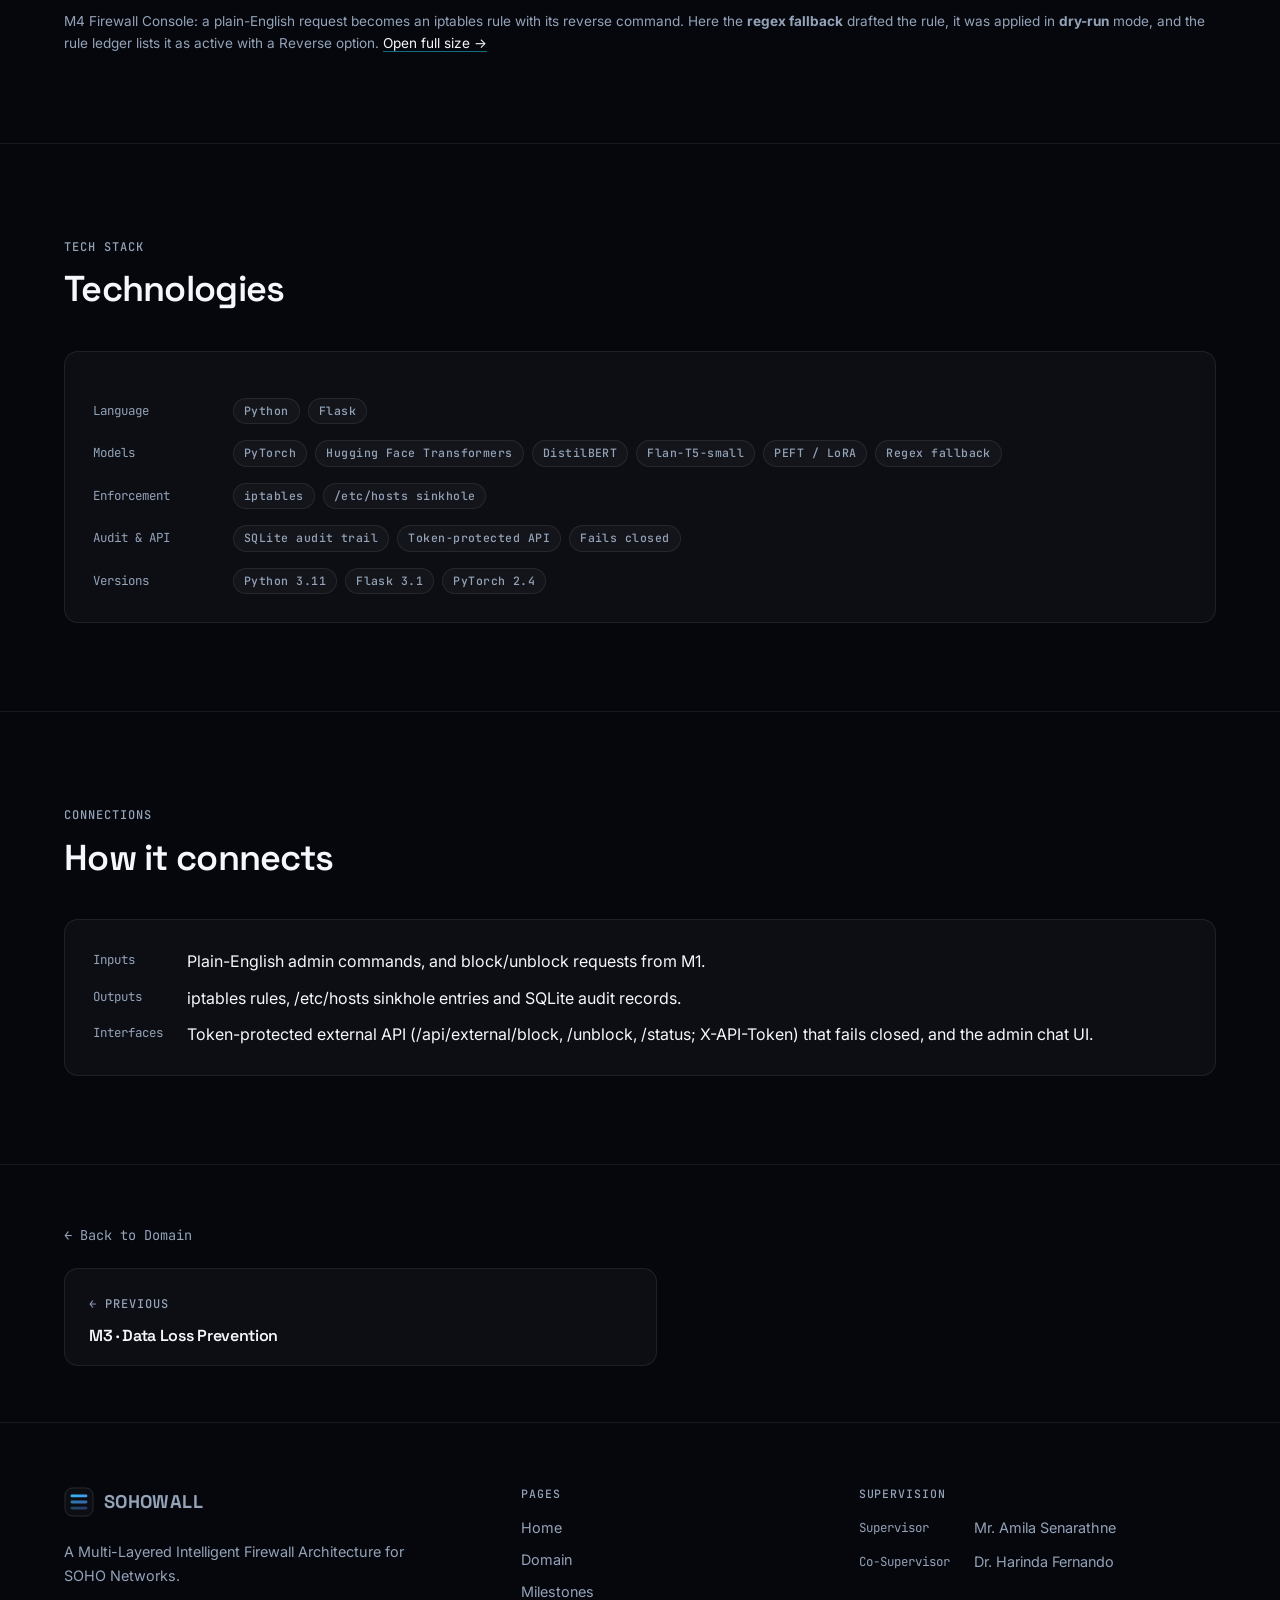
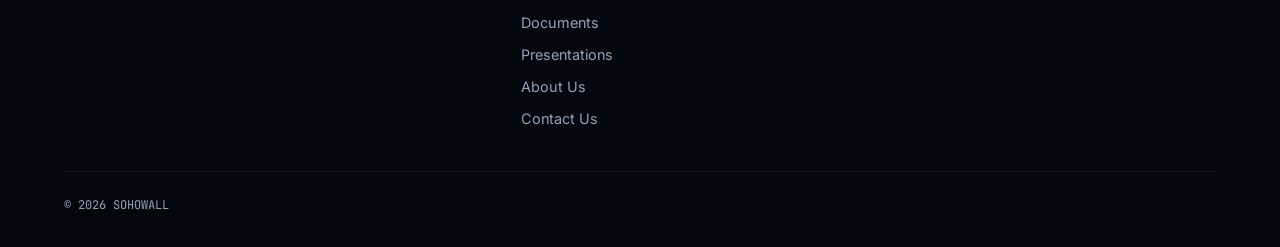
<file: modules/m4.html>
<!doctype html>
<html lang="en">
<head>
  <meta charset="utf-8">
  <meta name="viewport" content="width=device-width, initial-scale=1">
  <title>M4 Natural Language Firewall · SOHOWALL</title>
  <meta name="description" content="SOHOWALL module M4: Natural Language Firewall, Plain-English rule generation and management API.">
  <meta name="theme-color" content="#05070D">
  <link rel="icon" href="../assets/img/logo.svg" type="image/svg+xml">
  <link rel="preconnect" href="https://fonts.googleapis.com">
  <link rel="preconnect" href="https://fonts.gstatic.com" crossorigin>
  <link rel="stylesheet" href="https://fonts.googleapis.com/css2?family=Inter:wght@400;500;600&family=JetBrains+Mono:wght@400;500&family=Space+Grotesk:wght@500;600;700&display=swap">
  <link rel="stylesheet" href="../assets/css/style.css">
</head>
<body>
  <a class="skip-link" href="#main">Skip to content</a>

  <header class="site-header">
    <div class="container site-header__inner">
      <a class="brand" href="../index.html" aria-label="SOHOWALL home">
        <img src="../assets/img/logo.svg" alt="" width="30" height="30">
        <span class="brand__name">SOHOWALL</span>
      </a>

      <nav class="nav" aria-label="Main">
        <ul class="nav__list">
          <li class="nav__item"><a class="nav__link" href="../index.html">Home</a></li>
          <li class="nav__item nav__item--has-menu"><a class="nav__link is-active" href="../domain.html">Domain<span class="nav__caret" aria-hidden="true"></span></a><div class="nav__menu"><ul class="nav__menu-panel"><li><a class="nav__sublink" href="../domain.html#literature-survey">Literature Survey</a></li><li><a class="nav__sublink" href="../domain.html#research-gap">Research Gap</a></li><li><a class="nav__sublink" href="../domain.html#research-problem">Research Problem</a></li><li><a class="nav__sublink" href="../domain.html#objectives">Research Objectives</a></li><li><a class="nav__sublink" href="../domain.html#methodology">Methodology</a></li><li><a class="nav__sublink" href="../domain.html#technologies">Technologies Used</a></li><li><span class="nav__group">Modules</span></li><li><a class="nav__sublink" href="../modules/m1.html">M1 · Threat Intelligence &amp; Enforcement</a></li><li><a class="nav__sublink" href="../modules/m2.html">M2 · Anomaly Detection</a></li><li><a class="nav__sublink" href="../modules/m3.html">M3 · Data Loss Prevention</a></li><li><a class="nav__sublink is-active" href="../modules/m4.html" aria-current="page">M4 · Natural Language Firewall</a></li></ul></div></li>
          <li class="nav__item nav__item--has-menu"><a class="nav__link" href="../milestones.html">Milestones<span class="nav__caret" aria-hidden="true"></span></a><div class="nav__menu"><ul class="nav__menu-panel"><li><a class="nav__sublink" href="../milestones.html#proposal">Project Proposal</a></li><li><a class="nav__sublink" href="../milestones.html#progress-1">Progress Presentation 1</a></li><li><a class="nav__sublink" href="../milestones.html#progress-2">Progress Presentation 2</a></li><li><a class="nav__sublink" href="../milestones.html#final-assessment">Final Assessment</a></li><li><a class="nav__sublink" href="../milestones.html#summary">Summary table</a></li></ul></div></li>
          <li class="nav__item"><a class="nav__link" href="../documents.html">Documents</a></li>
          <li class="nav__item"><a class="nav__link" href="../presentations.html">Presentations</a></li>
          <li class="nav__item"><a class="nav__link" href="../about.html">About Us</a></li>
          <li class="nav__item"><a class="nav__link" href="../contact.html">Contact Us</a></li>
        </ul>
      </nav>

      <details class="mnav">
        <summary><span class="mnav__icon" aria-hidden="true"></span>Menu</summary>
        <nav class="mnav__panel" aria-label="Main (mobile)">
          <ul class="mnav__list">
          <li><a class="mnav__link" href="../index.html">Home</a></li>
          <li><a class="mnav__link is-active" href="../domain.html">Domain</a><ul class="mnav__sub"><li><a href="../domain.html#literature-survey">Literature Survey</a></li><li><a href="../domain.html#research-gap">Research Gap</a></li><li><a href="../domain.html#research-problem">Research Problem</a></li><li><a href="../domain.html#objectives">Research Objectives</a></li><li><a href="../domain.html#methodology">Methodology</a></li><li><a href="../domain.html#technologies">Technologies Used</a></li><li><a href="../modules/m1.html">M1 · Threat Intelligence &amp; Enforcement</a></li><li><a href="../modules/m2.html">M2 · Anomaly Detection</a></li><li><a href="../modules/m3.html">M3 · Data Loss Prevention</a></li><li><a href="../modules/m4.html">M4 · Natural Language Firewall</a></li></ul></li>
          <li><a class="mnav__link" href="../milestones.html">Milestones</a><ul class="mnav__sub"><li><a href="../milestones.html#proposal">Project Proposal</a></li><li><a href="../milestones.html#progress-1">Progress Presentation 1</a></li><li><a href="../milestones.html#progress-2">Progress Presentation 2</a></li><li><a href="../milestones.html#final-assessment">Final Assessment</a></li><li><a href="../milestones.html#summary">Summary table</a></li></ul></li>
          <li><a class="mnav__link" href="../documents.html">Documents</a></li>
          <li><a class="mnav__link" href="../presentations.html">Presentations</a></li>
          <li><a class="mnav__link" href="../about.html">About Us</a></li>
          <li><a class="mnav__link" href="../contact.html">Contact Us</a></li>
          </ul>
        </nav>
      </details>
    </div>
  </header>

  <main id="main">
    <nav class="breadcrumb container" aria-label="Breadcrumb">
      <ol>
        <li><a href="../index.html">Home</a></li><li><a href="../domain.html">Domain</a></li><li><span aria-current="page">M4 · Natural Language Firewall</span></li>
      </ol>
    </nav>
    <section class="page-hero">
      <div class="container">
        <ul class="badge-list" style="margin-bottom:16px"><li><span class="badge">M4</span></li></ul>
        <h1>Natural Language Firewall</h1>
        <p class="lead">Plain-English rule generation and management API</p>
        <p class="module-owner">Dulanjana E.J.A.T. · IT22186874 · Member</p>
      </div>
    </section>

    <nav class="subnav" aria-label="On this page">
      <div class="container">
        <ol class="subnav__list">
          <li><a href="#overview">Overview</a></li> <li><a href="#problem">Problem</a></li> <li><a href="#features">Features</a></li> <li><a href="#inside">How it works inside</a></li> <li><a href="#tech">Tech stack</a></li> <li><a href="#connections">Connections</a></li>
        </ol>
      </div>
    </nav>

    <section class="section" id="overview">
      <div class="container">
        <div class="card">
          <span class="label">Overview</span>
          <p style="color:var(--text);font-size:1.1rem;line-height:1.7">M4 lets a non-expert administrator manage the firewall in plain English. A DistilBERT intent classifier and a Flan-T5 generator fine-tuned with LoRA turn commands into iptables rules and /etc/hosts sinkhole entries, with a regex fallback, guardrails, an SQLite audit trail and a token-protected API that fails closed.</p>
        </div>
      </div>
    </section>

    <section class="section" id="problem">
      <div class="container">
        <div class="section__head">
          <span class="label">Problem</span>
          <h2>Research question</h2>
        </div>
        <div class="card">
          <p style="color:var(--text)">Most firewalls are configured by hand with tools such as iptables, which is difficult for SOHO users without networking experience; a wrong address, port or rule order can open a weakness or block legitimate traffic. M4 lets administrators manage the firewall in plain English, and gives other components a safe, validated and reversible way to request blocks.</p><ol class="muted obj-list"><li>How accurately can DistilBERT identify firewall intentions (allow, block, restrict) from natural-language instructions?</li><li>How effectively can Flan-T5 with PEFT adapters convert natural-language requests into syntactically valid and semantically appropriate iptables commands?</li><li>To what extent do rule validation and the regex fallback reduce invalid or unsafe commands compared with ML generation alone?</li><li>Can the component safely apply, record and reverse iptables rules and domain blocks while keeping unsafe commands away from the execution layer?</li><li>How reliably can M4 process authorised block and unblock requests from the CTI component while rejecting unauthorised or unsafe ones?</li></ol>
        </div>
      </div>
    </section>

    <section class="section" id="features">
      <div class="container">
        <div class="section__head">
          <span class="label">Features</span>
          <h2>What it does</h2>
        </div>
        <div class="card">
          <ol class="featlist">
              <li>
                <span class="featlist__num">01</span>
                <div><h3>Intent classification</h3><p>DistilBERT classifies each command as allow, block or restrict.</p></div>
              </li>
              <li>
                <span class="featlist__num">02</span>
                <div><h3>Rule generation</h3><p>Flan-T5 fine-tuned with LoRA (0.45% of parameters trainable) generates the rule, with a regex fallback.</p></div>
              </li>
              <li>
                <span class="featlist__num">03</span>
                <div><h3>Guardrails and enforcement</h3><p>Rules are validated before iptables rules and /etc/hosts sinkhole entries are written.</p></div>
              </li>
              <li>
                <span class="featlist__num">04</span>
                <div><h3>Audit trail and reversal</h3><p>Every block and unblock is logged in SQLite and can be reversed in one step.</p></div>
              </li>
              <li>
                <span class="featlist__num">05</span>
                <div><h3>External API</h3><p>Token-protected /api/external/block, /unblock and /status endpoints that fail closed.</p></div>
              </li>
          </ol>
        </div>
      </div>
    </section>

    <section class="section" id="inside">
      <div class="container">
        <div class="section__head">
          <span class="label">How it works inside</span>
          <h2>Pipeline</h2>
        </div>
        <ol class="steps steps--4"><li class="steps__item">
            <span class="steps__num">01</span>
            <h3>Receive</h3>
            <p>A plain-English command, or a block/unblock request from M1 through the token-protected API.</p>
          </li><li class="steps__item">
            <span class="steps__num">02</span>
            <h3>Interpret</h3>
            <p>DistilBERT classifies the intent; Flan-T5 (LoRA) generates the rule, with a regex fallback.</p>
          </li><li class="steps__item">
            <span class="steps__num">03</span>
            <h3>Enforce</h3>
            <p>Guardrails validate the rule before iptables rules and /etc/hosts sinkhole entries are written.</p>
          </li><li class="steps__item">
            <span class="steps__num">04</span>
            <h3>Audit</h3>
            <p>The block or unblock is logged in SQLite and can be reversed in one step.</p>
          </li></ol>
        <figure class="shot">
          <a href="../assets/img/screens/m4.webp"><img src="../assets/img/screens/m4.webp" alt="Screenshot of the M4 Firewall Console: the plain-English request 'Block all traffic from 203.0.113.45' drafted as an iptables rule with its reverse command, applied in dry-run mode and listed in the rule ledger." width="1600" height="737" loading="lazy"></a>
          <figcaption>M4 Firewall Console: a plain-English request becomes an iptables rule with its reverse command. Here the <strong>regex fallback</strong> drafted the rule, it was applied in <strong>dry-run</strong> mode, and the rule ledger lists it as active with a Reverse option. <a href="../assets/img/screens/m4.webp">Open full size →</a></figcaption>
        </figure>
      </div>
    </section>

    <section class="section" id="tech">
      <div class="container">
        <div class="section__head">
          <span class="label">Tech stack</span>
          <h2>Technologies</h2>
        </div>
        <div class="card">
          <dl class="meta stack-list"><dt>Language</dt><dd><ul class="badge-list"><li><span class="badge">Python</span></li><li><span class="badge">Flask</span></li></ul></dd><dt>Models</dt><dd><ul class="badge-list"><li><span class="badge">PyTorch</span></li><li><span class="badge">Hugging Face Transformers</span></li><li><span class="badge">DistilBERT</span></li><li><span class="badge">Flan-T5-small</span></li><li><span class="badge">PEFT / LoRA</span></li><li><span class="badge">Regex fallback</span></li></ul></dd><dt>Enforcement</dt><dd><ul class="badge-list"><li><span class="badge">iptables</span></li><li><span class="badge">/etc/hosts sinkhole</span></li></ul></dd><dt>Audit &amp; API</dt><dd><ul class="badge-list"><li><span class="badge">SQLite audit trail</span></li><li><span class="badge">Token-protected API</span></li><li><span class="badge">Fails closed</span></li></ul></dd><dt>Versions</dt><dd><ul class="badge-list"><li><span class="badge">Python 3.11</span></li><li><span class="badge">Flask 3.1</span></li><li><span class="badge">PyTorch 2.4</span></li></ul></dd></dl>
        </div>
      </div>
    </section>

    <section class="section" id="connections">
      <div class="container">
        <div class="section__head">
          <span class="label">Connections</span>
          <h2>How it connects</h2>
        </div>
        <div class="card">
          <dl class="meta">
            <dt>Inputs</dt><dd>Plain-English admin commands, and block/unblock requests from M1.</dd>
            <dt>Outputs</dt><dd>iptables rules, /etc/hosts sinkhole entries and SQLite audit records.</dd>
            <dt>Interfaces</dt><dd>Token-protected external API (/api/external/block, /unblock, /status; X-API-Token) that fails closed, and the admin chat UI.</dd>
          </dl>
        </div>
      </div>
    </section>

    <section class="section section--tight">
      <div class="container">
        <a class="back-link" href="../domain.html#methodology">← Back to Domain</a>
        <nav class="pager" aria-label="Module navigation" style="margin-top:20px">
          <a class="card card--link" href="m3.html">
            <span class="label">← Previous</span>
            <h4>M3 · Data Loss Prevention</h4>
          </a>
          <span></span>
        </nav>
      </div>
    </section>
  </main>

  <footer class="site-footer">
    <div class="container">
      <div class="site-footer__grid">
        <div>
          <a class="brand" href="../index.html" aria-label="SOHOWALL home">
            <img src="../assets/img/logo.svg" alt="" width="30" height="30">
            <span class="brand__name">SOHOWALL</span>
          </a>
          <p style="margin-top:16px">A Multi-Layered Intelligent Firewall Architecture for SOHO Networks.</p>
        </div>
        <div>
          <h2>Pages</h2>
          <ul>
            <li><a href="../index.html">Home</a></li>
            <li><a href="../domain.html">Domain</a></li>
            <li><a href="../milestones.html">Milestones</a></li>
            <li><a href="../documents.html">Documents</a></li>
            <li><a href="../presentations.html">Presentations</a></li>
            <li><a href="../about.html">About Us</a></li>
            <li><a href="../contact.html">Contact Us</a></li>
          </ul>
        </div>
        <div>
          <h2>Supervision</h2>
          <dl class="meta">
            <dt>Supervisor</dt><dd>Mr. Amila Senarathne</dd>
            <dt>Co-Supervisor</dt><dd>Dr. Harinda Fernando</dd>
          </dl>
        </div>
      </div>
      <div class="site-footer__bottom">
        <span>&copy; 2026 SOHOWALL</span>
      </div>
    </div>
  </footer>
</body>
</html>
</file>
<file: assets/css/style.css>
/* ==========================================================================
   SOHOWALL
   Single stylesheet for the whole site. Dark only. No JavaScript.
   ========================================================================== */

/* ---------- Tokens ---------- */
:root {
  --bg: #05070D;
  --bg-raised: #0C0E14;            /* opaque equivalent of a card on --bg */
  --card: rgba(255, 255, 255, 0.03);
  --card-hover: rgba(255, 255, 255, 0.05);
  --border: rgba(255, 255, 255, 0.08);
  --border-strong: rgba(255, 255, 255, 0.14);
  --text: #F5F7FA;
  --muted: #94A3B8;
  --cyan: #22D3EE;
  --indigo: #6366F1;
  --accent: linear-gradient(135deg, var(--cyan), var(--indigo));

  --font-head: "Space Grotesk", system-ui, sans-serif;
  --font-body: "Inter", system-ui, -apple-system, "Segoe UI", sans-serif;
  --font-mono: "JetBrains Mono", ui-monospace, "Cascadia Code", Consolas, monospace;

  --max: 1200px;
  --gutter: 24px;
  --radius: 14px;
  --radius-sm: 8px;
  --header-h: 68px;

  color-scheme: dark;
}

/* ---------- Base ---------- */
*,
*::before,
*::after { box-sizing: border-box; }

html { scroll-behavior: smooth; scroll-padding-top: calc(var(--header-h) + 16px); }

body {
  margin: 0;
  background: var(--bg);
  color: var(--text);
  font-family: var(--font-body);
  font-size: 16px;
  line-height: 1.65;
  -webkit-font-smoothing: antialiased;
  text-rendering: optimizeLegibility;
}

h1, h2, h3, h4 {
  font-family: var(--font-head);
  font-weight: 600;
  line-height: 1.15;
  letter-spacing: -0.02em;
  margin: 0 0 0.5em;
}
h1 { font-size: clamp(2.25rem, 5vw, 3.75rem); font-weight: 700; }
h2 { font-size: clamp(1.6rem, 3vw, 2.25rem); }
h3 { font-size: 1.2rem; }
h4 { font-size: 1rem; }

p { margin: 0 0 1em; }
p:last-child { margin-bottom: 0; }

a { color: var(--text); text-decoration-color: rgba(34, 211, 238, 0.5); text-underline-offset: 3px; }
a:hover { color: var(--cyan); }

img, svg { max-width: 100%; height: auto; display: block; }

ul, ol { margin: 0 0 1em; padding-left: 1.2em; }
li + li { margin-top: 0.35em; }

code, pre, kbd { font-family: var(--font-mono); font-size: 0.875em; }

:focus-visible { outline: 2px solid var(--cyan); outline-offset: 3px; border-radius: 4px; }

::selection { background: rgba(99, 102, 241, 0.4); }

.sr-only {
  position: absolute; width: 1px; height: 1px; padding: 0; margin: -1px;
  overflow: hidden; clip: rect(0 0 0 0); white-space: nowrap; border: 0;
}

.skip-link {
  position: absolute; left: 16px; top: -100px; z-index: 100;
  padding: 10px 16px; background: var(--bg-raised); border: 1px solid var(--border-strong);
  border-radius: var(--radius-sm); text-decoration: none;
}
.skip-link:focus { top: 12px; }

/* ---------- Layout ---------- */
.container {
  width: 100%;
  max-width: var(--max);
  margin: 0 auto;
  padding: 0 var(--gutter);
}

.section { padding: 88px 0; }
.section--tight { padding: 56px 0; }
.section + .section { border-top: 1px solid var(--border); }

.section__head { max-width: 720px; margin-bottom: 40px; }
.section__head p { color: var(--muted); font-size: 1.05rem; }

.stack > * + * { margin-top: 16px; }

/* Grid */
.grid { display: grid; gap: 20px; }
.grid > * { min-width: 0; }
.grid--2 { grid-template-columns: repeat(2, minmax(0, 1fr)); }
.grid--3 { grid-template-columns: repeat(3, minmax(0, 1fr)); }
.grid--4 { grid-template-columns: repeat(4, minmax(0, 1fr)); }
.grid--auto { grid-template-columns: repeat(auto-fit, minmax(260px, 1fr)); }
.span-2 { grid-column: span 2; }

/* ---------- Typography helpers ---------- */
.label {
  display: inline-block;
  font-family: var(--font-mono);
  font-size: 0.75rem;
  font-weight: 500;
  letter-spacing: 0.08em;
  text-transform: uppercase;
  color: var(--muted);
  margin-bottom: 12px;
}
.label--accent { color: var(--cyan); }

.lead { font-size: 1.15rem; color: var(--muted); max-width: 680px; }
.muted { color: var(--muted); }
.mono { font-family: var(--font-mono); }

.text-gradient {
  background: var(--accent);
  -webkit-background-clip: text;
  background-clip: text;
  color: transparent;
}

.todo {
  font-family: var(--font-mono);
  font-size: 0.85em;
  color: #FBBF24;
}

/* ---------- Card ---------- */
.card {
  position: relative;
  background: var(--card);
  border: 1px solid var(--border);
  border-radius: var(--radius);
  padding: 28px;
  transition: border-color 0.2s ease, background-color 0.2s ease;
}
.card > :last-child { margin-bottom: 0; }
.card h3 { margin-bottom: 0.4em; }
.card p { color: var(--muted); }

.card--link { display: block; text-decoration: none; color: inherit; }
.card--link:hover { border-color: var(--border-strong); background: var(--card-hover); color: inherit; }
.card--link .card__more { color: var(--text); }
.card--link:hover .card__more { color: var(--cyan); }

.card__more {
  display: inline-block;
  margin-top: 16px;
  font-family: var(--font-mono);
  font-size: 0.8rem;
}

.card__top {
  display: flex;
  align-items: center;
  justify-content: space-between;
  gap: 12px;
  margin-bottom: 16px;
}

/* Feature card: 1px gradient border, for project-level content only (never a single module) */
.card--feature {
  background:
    linear-gradient(var(--bg-raised), var(--bg-raised)) padding-box,
    var(--accent) border-box;
  border: 1px solid transparent;
}
.card--feature::before {
  content: "";
  position: absolute;
  inset: 0;
  border-radius: inherit;
  background: radial-gradient(600px 240px at 0% 0%, rgba(34, 211, 238, 0.08), transparent 70%);
  pointer-events: none;
}
.card--feature.card--link:hover {
  background:
    linear-gradient(#10131B, #10131B) padding-box,
    var(--accent) border-box;
}

.card--flat { background: transparent; }

/* ---------- Buttons ---------- */
.btn {
  display: inline-flex;
  align-items: center;
  gap: 8px;
  padding: 11px 20px;
  border-radius: 999px;
  border: 1px solid var(--border-strong);
  background: var(--card);
  color: var(--text);
  font-family: var(--font-body);
  font-size: 0.95rem;
  font-weight: 500;
  line-height: 1.2;
  text-decoration: none;
  white-space: nowrap;
  transition: background-color 0.2s ease, border-color 0.2s ease, color 0.2s ease;
}
.btn:hover { background: var(--card-hover); border-color: rgba(255, 255, 255, 0.24); color: var(--text); }

.btn--primary {
  background: var(--accent);
  border-color: transparent;
  color: #05070D;
  font-weight: 600;
}
.btn--primary:hover { background: var(--accent); color: #05070D; filter: brightness(1.1); border-color: transparent; }

.btn--ghost { background: transparent; }

.btn--sm { padding: 7px 14px; font-size: 0.85rem; }

/* Missing links use href="#TODO" and read "Available soon" */
a[href="#TODO"] { cursor: default; }
.btn[href="#TODO"],
.btn[href="#TODO"]:hover {
  border-style: dashed;
  border-color: var(--border-strong);
  color: var(--muted);
  background: transparent;
}
.card--link[href="#TODO"]:hover { background: var(--card); border-color: var(--border); }
.card--link[href="#TODO"] .card__more,
.card--link[href="#TODO"]:hover .card__more { color: var(--muted); }

.link-row { display: flex; flex-wrap: wrap; align-items: center; gap: 12px; }
.link-row__note { font-family: var(--font-mono); font-size: 0.75rem; color: var(--muted); }

.btn-row { display: flex; flex-wrap: wrap; gap: 12px; margin-top: 32px; }

/* ---------- Badges ---------- */
.badge {
  display: inline-flex;
  align-items: center;
  gap: 6px;
  padding: 3px 10px;
  border-radius: 999px;
  border: 1px solid var(--border);
  background: var(--card);
  color: var(--muted);
  font-family: var(--font-mono);
  font-size: 0.72rem;
  font-weight: 500;
  letter-spacing: 0.04em;
  line-height: 1.6;
  white-space: nowrap;
}
.badge--todo { color: #FBBF24; border-color: rgba(251, 191, 36, 0.3); background: rgba(251, 191, 36, 0.06); }

.badge-list { display: flex; flex-wrap: wrap; gap: 8px; list-style: none; padding: 0; margin: 0; }
.badge-list li + li { margin-top: 0; }

/* ---------- Header ---------- */
.site-header {
  position: sticky;
  top: 0;
  z-index: 50;
  background: rgba(5, 7, 13, 0.82);
  -webkit-backdrop-filter: saturate(140%) blur(14px);
  backdrop-filter: saturate(140%) blur(14px);
  border-bottom: 1px solid var(--border);
}
.site-header__inner {
  display: flex;
  align-items: center;
  justify-content: space-between;
  gap: 24px;
  height: var(--header-h);
}

.brand {
  display: inline-flex;
  align-items: center;
  gap: 10px;
  text-decoration: none;
  color: var(--text);
  flex-shrink: 0;
}
.brand:hover { color: var(--text); }
.brand img { width: 30px; height: 30px; }
.brand__name {
  font-family: var(--font-head);
  font-weight: 700;
  font-size: 1.15rem;
  letter-spacing: 0.02em;
}

/* Desktop navigation */
.nav__list {
  display: flex;
  align-items: center;
  gap: 2px;
  list-style: none;
  margin: 0;
  padding: 0;
}
.nav__list > li + li { margin-top: 0; }
.nav__item { position: relative; }

.nav__link {
  position: relative;
  display: inline-flex;
  align-items: center;
  gap: 6px;
  padding: 8px 12px;
  border-radius: var(--radius-sm);
  color: var(--muted);
  font-size: 0.92rem;
  font-weight: 500;
  text-decoration: none;
  transition: color 0.2s ease, background-color 0.2s ease;
}
.nav__link:hover { color: var(--text); background: var(--card-hover); }

.nav__link.is-active { color: var(--text); }
.nav__link.is-active::after {
  content: "";
  position: absolute;
  left: 12px;
  right: 12px;
  bottom: -14px;
  height: 2px;
  border-radius: 2px;
  background: var(--accent);
}

.nav__caret {
  width: 7px;
  height: 7px;
  border-right: 1.5px solid currentColor;
  border-bottom: 1.5px solid currentColor;
  transform: translateY(-2px) rotate(45deg);
  opacity: 0.7;
  transition: transform 0.2s ease;
}

/* CSS-only drop-down: opens on hover and on keyboard focus inside */
.nav__menu {
  position: absolute;
  top: 100%;
  left: -8px;
  min-width: 240px;
  padding-top: 14px;            /* hover bridge between tab and panel */
  list-style: none;
  margin: 0;
  opacity: 0;
  visibility: hidden;
  transform: translateY(4px);
  transition: opacity 0.18s ease, transform 0.18s ease, visibility 0.18s;
}
.nav__menu-panel {
  padding: 8px;
  background: var(--bg-raised);
  border: 1px solid var(--border-strong);
  border-radius: 12px;
  box-shadow: 0 24px 48px rgba(0, 0, 0, 0.5);
  list-style: none;
  margin: 0;
}
.nav__menu-panel li + li { margin-top: 0; }

.nav__item--has-menu:hover > .nav__menu,
.nav__item--has-menu:focus-within > .nav__menu {
  opacity: 1;
  visibility: visible;
  transform: translateY(0);
}
.nav__item--has-menu:hover .nav__caret,
.nav__item--has-menu:focus-within .nav__caret { transform: translateY(1px) rotate(225deg); }

.nav__sublink {
  display: flex;
  align-items: center;
  justify-content: space-between;
  gap: 12px;
  padding: 8px 12px;
  border-radius: 6px;
  color: var(--muted);
  font-size: 0.9rem;
  text-decoration: none;
}
.nav__sublink:hover { background: var(--card-hover); color: var(--text); }
.nav__sublink.is-active { color: var(--text); }

.nav__group {
  display: block;
  margin: 8px 0 0;
  padding: 10px 12px 4px;
  border-top: 1px solid var(--border);
  font-family: var(--font-mono);
  font-size: 0.68rem;
  letter-spacing: 0.08em;
  text-transform: uppercase;
  color: var(--muted);
}

/* Mobile navigation (<details>) */
.mnav { display: none; }
.mnav > summary {
  list-style: none;
  display: inline-flex;
  align-items: center;
  gap: 10px;
  padding: 8px 14px;
  border: 1px solid var(--border-strong);
  border-radius: 999px;
  font-family: var(--font-mono);
  font-size: 0.8rem;
  cursor: pointer;
  user-select: none;
}
.mnav > summary::-webkit-details-marker { display: none; }
.mnav__icon,
.mnav__icon::before,
.mnav__icon::after {
  display: block;
  width: 14px;
  height: 1.5px;
  background: currentColor;
  border-radius: 2px;
  transition: transform 0.2s ease, opacity 0.2s ease;
}
.mnav__icon { position: relative; }
.mnav__icon::before,
.mnav__icon::after { content: ""; position: absolute; left: 0; }
.mnav__icon::before { top: -5px; }
.mnav__icon::after { top: 5px; }
.mnav[open] .mnav__icon { background: transparent; }
.mnav[open] .mnav__icon::before { transform: translateY(5px) rotate(45deg); }
.mnav[open] .mnav__icon::after { transform: translateY(-5px) rotate(-45deg); }

.mnav__panel {
  position: absolute;
  left: 0;
  right: 0;
  top: 100%;
  max-height: calc(100vh - var(--header-h));
  overflow-y: auto;
  padding: 12px 16px 24px;
  background: var(--bg);
  border-bottom: 1px solid var(--border);
}
.mnav__list { list-style: none; margin: 0; padding: 0; }
.mnav__list li + li { margin-top: 0; }
.mnav__link {
  display: block;
  padding: 12px 4px;
  border-bottom: 1px solid var(--border);
  color: var(--muted);
  font-weight: 500;
  text-decoration: none;
}
.mnav__link.is-active { color: var(--text); box-shadow: inset 2px 0 0 var(--cyan); padding-left: 12px; }
.mnav__sub { list-style: none; margin: 0; padding: 4px 0 8px 16px; border-bottom: 1px solid var(--border); }
.mnav__sub li + li { margin-top: 0; }
.mnav__sub a {
  display: block;
  padding: 6px 4px;
  color: var(--muted);
  font-size: 0.9rem;
  text-decoration: none;
}
.mnav__sub a:hover,
.mnav__link:hover { color: var(--text); }

/* ---------- Breadcrumb ---------- */
.breadcrumb { padding-top: 28px; }
.breadcrumb ol {
  display: flex;
  flex-wrap: wrap;
  align-items: center;
  gap: 8px;
  list-style: none;
  margin: 0;
  padding: 0;
  font-family: var(--font-mono);
  font-size: 0.78rem;
  color: var(--muted);
}
.breadcrumb li + li { margin-top: 0; }
.breadcrumb li + li::before { content: "/"; margin-right: 8px; opacity: 0.5; }
.breadcrumb a { color: var(--muted); text-decoration: none; }
.breadcrumb a:hover { color: var(--text); }
.breadcrumb [aria-current="page"] { color: var(--text); }

/* ---------- Hero ---------- */
.hero {
  position: relative;
  padding: 120px 0 104px;
  overflow: hidden;
}
.hero::before {
  content: "";
  position: absolute;
  inset: -20% -10% auto auto;
  width: 720px;
  height: 720px;
  background: radial-gradient(closest-side, rgba(99, 102, 241, 0.14), transparent);
  pointer-events: none;
}
.hero__inner { position: relative; }
.hero h1 { margin-bottom: 0.25em; }
.hero__subtitle {
  font-family: var(--font-head);
  font-size: clamp(1.2rem, 2.4vw, 1.6rem);
  font-weight: 500;
  color: var(--text);
  max-width: 760px;
  margin-bottom: 20px;
}

.page-hero { padding: 40px 0 56px; border-bottom: 1px solid var(--border); }
.page-hero h1 { font-size: clamp(2rem, 4vw, 3rem); }
.page-hero .lead { margin-bottom: 0; }

/* ---------- Flow (M1 → M4) ---------- */
.flow {
  display: grid;
  grid-template-columns: 1fr auto 1fr auto 1fr;
  align-items: center;
  gap: 16px;
}
.flow__node { text-align: left; }
.flow__edge {
  font-family: var(--font-mono);
  font-size: 0.72rem;
  color: var(--muted);
  text-align: center;
}
.flow__edge::after {
  content: "";
  display: block;
  width: 64px;
  height: 1px;
  margin: 8px auto 0;
  background: var(--accent);
}

/* ---------- Definition list ---------- */
.meta {
  display: grid;
  grid-template-columns: max-content 1fr;
  gap: 10px 24px;
  margin: 0;
}
.meta dt { font-family: var(--font-mono); font-size: 0.78rem; color: var(--muted); padding-top: 2px; }
.meta dd { margin: 0; }

/* ---------- Timeline (Milestones) ---------- */
.timeline { list-style: none; margin: 0; padding: 0; position: relative; }
.timeline::before {
  content: "";
  position: absolute;
  left: 7px;
  top: 8px;
  bottom: 8px;
  width: 1px;
  background: var(--border-strong);
}
.timeline > li { position: relative; padding-left: 44px; }
.timeline > li + li { margin-top: 20px; }
.timeline > li::before {
  content: "";
  position: absolute;
  left: 0;
  top: 34px;
  width: 15px;
  height: 15px;
  border-radius: 50%;
  background: var(--bg);
  border: 1.5px solid var(--border-strong);
}
.timeline__head {
  display: flex;
  flex-wrap: wrap;
  align-items: baseline;
  justify-content: space-between;
  gap: 8px 16px;
  margin-bottom: 8px;
}
.timeline__head h3 { margin: 0; }

/* ---------- Table-like list (Documents) ---------- */
.doclist { list-style: none; margin: 0; padding: 0; }
.doclist li {
  display: flex;
  align-items: center;
  justify-content: space-between;
  gap: 16px;
  padding: 16px 0;
  border-top: 1px solid var(--border);
}
.doclist li + li { margin-top: 0; }
.doclist li:first-child { border-top: 0; padding-top: 0; }
.doclist li:last-child { padding-bottom: 0; }
.doclist__title { font-weight: 500; }
.doclist__meta { display: block; font-family: var(--font-mono); font-size: 0.75rem; color: var(--muted); }

/* ---------- Slide placeholder (Presentations) ---------- */
.thumb {
  aspect-ratio: 16 / 9;
  margin: -28px -28px 24px;
  border-bottom: 1px solid var(--border);
  border-radius: var(--radius) var(--radius) 0 0;
  background:
    linear-gradient(180deg, transparent, rgba(5, 7, 13, 0.6)),
    repeating-linear-gradient(90deg, rgba(255, 255, 255, 0.025) 0 1px, transparent 1px 48px),
    repeating-linear-gradient(0deg, rgba(255, 255, 255, 0.025) 0 1px, transparent 1px 48px),
    var(--bg-raised);
  display: flex;
  align-items: flex-end;
  padding: 16px 20px;
  overflow: hidden;
}
.thumb img { width: 100%; height: 100%; object-fit: cover; }

/* ---------- Documents ---------- */
.stack-lg > * + * { margin-top: 72px; }
.doc-group h2 { font-size: 1.5rem; margin-bottom: 20px; }
.doc { display: flex; flex-direction: column; }
.doc h3 { font-size: 1.05rem; }
.doc__meta { font-family: var(--font-mono); font-size: 0.75rem; color: var(--muted); }
.doc .card__more { margin-top: auto; padding-top: 20px; }

.badge--pending { color: var(--muted); }
.badge--pending::before {
  content: "";
  width: 6px;
  height: 6px;
  border-radius: 50%;
  background: currentColor;
  opacity: 0.7;
}
.badge--done::before {
  content: "";
  width: 6px;
  height: 6px;
  border-radius: 50%;
  background: currentColor;
}

/* ---------- Presentations ---------- */
.thumb--slide {
  position: relative;
  flex-direction: column;
  align-items: flex-start;
  justify-content: center;
  gap: 6px;
  padding: 28px 32px;
  background:
    radial-gradient(420px 200px at 100% 0%, rgba(99, 102, 241, 0.16), transparent 70%),
    repeating-linear-gradient(90deg, rgba(255, 255, 255, 0.025) 0 1px, transparent 1px 48px),
    repeating-linear-gradient(0deg, rgba(255, 255, 255, 0.025) 0 1px, transparent 1px 48px),
    var(--bg-raised);
}
.thumb--slide::after {
  content: "";
  position: absolute;
  left: 32px;
  bottom: 24px;
  width: 48px;
  height: 2px;
  border-radius: 2px;
  background: var(--accent);
}
.thumb__eyebrow {
  font-family: var(--font-mono);
  font-size: 0.66rem;
  letter-spacing: 0.08em;
  text-transform: uppercase;
  color: var(--muted);
}
.thumb__title {
  font-family: var(--font-head);
  font-size: clamp(1.4rem, 3vw, 2rem);
  font-weight: 700;
  letter-spacing: -0.02em;
  line-height: 1.1;
}
.thumb__sub { font-size: 0.9rem; color: var(--muted); }

.video {
  position: relative;
  aspect-ratio: 16 / 9;
  border: 1px solid var(--border);
  border-radius: var(--radius);
  overflow: hidden;
  background: var(--bg-raised);
}
.video iframe { position: absolute; inset: 0; width: 100%; height: 100%; border: 0; }
.video__placeholder {
  position: absolute;
  inset: 0;
  display: flex;
  flex-direction: column;
  align-items: center;
  justify-content: center;
  gap: 12px;
  text-align: center;
  background:
    radial-gradient(500px 260px at 50% 50%, rgba(34, 211, 238, 0.06), transparent 70%),
    repeating-linear-gradient(90deg, rgba(255, 255, 255, 0.02) 0 1px, transparent 1px 56px),
    repeating-linear-gradient(0deg, rgba(255, 255, 255, 0.02) 0 1px, transparent 1px 56px);
}
.video__play { width: 64px; height: 64px; color: var(--text); margin-bottom: 8px; }

/* ---------- People (About) ---------- */
.person { display: flex; flex-direction: column; gap: 4px; }
.avatar {
  width: 64px;
  height: 64px;
  margin-bottom: 16px;
  border-radius: 50%;
  border: 1px solid var(--border-strong);
  background: var(--bg-raised);
  display: grid;
  place-items: center;
  font-family: var(--font-head);
  font-weight: 600;
  font-size: 1.1rem;
  color: var(--text);
  overflow: hidden;
}
.avatar img { width: 100%; height: 100%; object-fit: cover; }
.person__name,
.card .person__name { font-family: var(--font-head); font-size: 1.1rem; font-weight: 600; margin: 0; color: var(--text); }
.person__id { font-family: var(--font-mono); font-size: 0.78rem; color: var(--muted); }

.avatar--lg { width: 88px; height: 88px; font-size: 1.4rem; }
.person--row { flex-direction: row; align-items: center; gap: 24px; }
.person--row .avatar { margin-bottom: 0; flex-shrink: 0; }
.meta--compact { grid-template-columns: 72px 1fr; gap: 8px 16px; font-size: 0.92rem; }
.achievements { margin: 0; }

/* ---------- About: square photos ---------- */
/* Member cards open with a full-width square photo */
.card-media {
  margin: -28px -28px 20px;
  aspect-ratio: 1 / 1;
  overflow: hidden;
  border-radius: var(--radius) var(--radius) 0 0;
  border-bottom: 1px solid var(--border);
  background: var(--bg-raised);
}
/* Supervisor cards: square photo beside the name */
.photo-sq {
  width: 140px;
  height: 140px;
  flex-shrink: 0;
  overflow: hidden;
  border-radius: 12px;
  border: 1px solid var(--border-strong);
  background: var(--bg-raised);
}
.card-media img,
.photo-sq img { width: 100%; height: 100%; object-fit: cover; display: block; }
.card-media.is-initials,
.photo-sq.is-initials {
  display: grid;
  place-items: center;
  font-family: var(--font-head);
  font-weight: 600;
  font-size: 2.5rem;
  color: var(--muted);
}
.photo-sq.is-initials { font-size: 1.6rem; }
.member .meta--compact { grid-template-columns: 64px 1fr; }
.member .email { font-size: 0.85rem; overflow-wrap: break-word; }
.member .email a,
.doclist__link { color: var(--text); text-decoration: none; }
.member .email a:hover,
.doclist__link:hover { color: var(--cyan); }
.doclist__link { font-family: var(--font-mono); font-size: 0.8rem; overflow-wrap: anywhere; }

/* ---------- Contact: message form ---------- */
.form { display: grid; gap: 20px; }
.form__row { display: grid; grid-template-columns: repeat(2, minmax(0, 1fr)); gap: 20px; }
.form__honey { display: none; }
.field { display: flex; flex-direction: column; gap: 8px; }
.field__label {
  font-family: var(--font-mono);
  font-size: 0.75rem;
  letter-spacing: 0.08em;
  text-transform: uppercase;
  color: var(--muted);
}
.field__optional { text-transform: none; letter-spacing: 0; }
.field input,
.field textarea {
  width: 100%;
  padding: 12px 14px;
  background: var(--bg-raised);
  border: 1px solid var(--border-strong);
  border-radius: var(--radius-sm);
  color: var(--text);
  font-family: var(--font-body);
  font-size: 0.95rem;
  line-height: 1.5;
  transition: border-color 0.2s ease, box-shadow 0.2s ease;
}
.field textarea { min-height: 160px; resize: vertical; }
.field input:focus,
.field textarea:focus { outline: none; border-color: var(--cyan); box-shadow: 0 0 0 3px rgba(34, 211, 238, 0.15); }
.field input:user-invalid,
.field textarea:user-invalid { border-color: #F87171; }
button.btn { cursor: pointer; }

/* Success popup: shown when the URL ends in #sent (FormSubmit redirects there) */
.modal {
  position: fixed;
  inset: 0;
  z-index: 100;
  display: none;
  align-items: center;
  justify-content: center;
  padding: 16px;
}
.modal:target { display: flex; }
.modal__backdrop {
  position: absolute;
  inset: 0;
  background: rgba(5, 7, 13, 0.8);
  backdrop-filter: blur(6px);
  cursor: default;
}
.modal__panel {
  width: 100%;
  max-width: 440px;
  padding: 36px 32px;
  background: var(--bg-raised);
  border-color: var(--border-strong);
  text-align: center;
  animation: modal-in 0.25s ease;
}
.modal__panel h2 { font-size: 1.6rem; margin-bottom: 12px; }
.modal__panel p { margin-bottom: 24px; }
.modal__icon { width: 48px; height: 48px; margin: 0 auto 16px; display: block; stroke: var(--cyan); }
@keyframes modal-in {
  from { opacity: 0; transform: translateY(8px) scale(0.98); }
  to { opacity: 1; transform: none; }
}

/* ---------- Module pages ---------- */
.back-link {
  font-family: var(--font-mono);
  font-size: 0.85rem;
  color: var(--muted);
  text-decoration: none;
}
.back-link:hover { color: var(--text); }

/* Numbered feature list: same layout whatever the number of features */
.featlist { list-style: none; margin: 0; padding: 0; }
.featlist li {
  display: grid;
  grid-template-columns: 48px 1fr;
  gap: 16px;
  padding: 20px 0;
  border-top: 1px solid var(--border);
}
.featlist li + li { margin-top: 0; }
.featlist li:first-child { border-top: 0; padding-top: 0; }
.featlist li:last-child { padding-bottom: 0; }
.featlist__num { font-family: var(--font-mono); font-size: 0.78rem; color: var(--muted); padding-top: 3px; }
.featlist h3 { font-size: 1.05rem; margin-bottom: 4px; }

.module-owner {
  margin: 16px 0 0;
  font-family: var(--font-mono);
  font-size: 0.8rem;
  color: var(--muted);
}

/* Domain: references and numbered objectives */
.ref-list {
  display: flex;
  flex-wrap: wrap;
  gap: 8px 20px;
  list-style: none;
  margin: 0;
  padding: 0;
  font-size: 0.9rem;
  color: var(--muted);
}
.ref-list li + li { margin-top: 0; }
.obj-list { margin: 12px 0 0; }
.obj-list li::marker { font-family: var(--font-mono); font-size: 0.8em; }

/* About: supervisor email */
.sup-email {
  display: inline-block;
  margin-top: 6px;
  font-family: var(--font-mono);
  font-size: 0.8rem;
  color: var(--muted);
  text-decoration: none;
}
.sup-email:hover { color: var(--cyan); }

/* ---------- Module page pager ---------- */
.pager {
  display: flex;
  justify-content: space-between;
  gap: 16px;
}
.pager > * { flex: 1; }
.pager .card { padding: 20px 24px; }
.pager .card--next { text-align: right; }

/* ---------- Footer ---------- */
.site-footer {
  margin-top: 0;
  padding: 64px 0 32px;
  border-top: 1px solid var(--border);
  font-size: 0.9rem;
}
.site-footer__grid {
  display: grid;
  grid-template-columns: 1.4fr 1fr 1.2fr;
  gap: 40px;
  padding-bottom: 40px;
}
.site-footer p { color: var(--muted); max-width: 360px; }
.site-footer h2 {
  font-family: var(--font-mono);
  font-size: 0.72rem;
  font-weight: 500;
  letter-spacing: 0.08em;
  text-transform: uppercase;
  color: var(--muted);
  margin-bottom: 16px;
}
.site-footer ul { list-style: none; margin: 0; padding: 0; }
.site-footer li + li { margin-top: 8px; }
.site-footer a { color: var(--muted); text-decoration: none; }
.site-footer a:hover { color: var(--text); }
.site-footer .meta dd { color: var(--muted); }
.site-footer__bottom {
  display: flex;
  flex-wrap: wrap;
  justify-content: space-between;
  gap: 12px;
  padding-top: 24px;
  border-top: 1px solid var(--border);
  font-family: var(--font-mono);
  font-size: 0.75rem;
  color: var(--muted);
}

/* ---------- In-page sub-menu ---------- */
html:has(.subnav) { scroll-padding-top: calc(var(--header-h) + 76px); }

.subnav {
  position: sticky;
  top: var(--header-h);
  z-index: 40;
  background: rgba(5, 7, 13, 0.86);
  -webkit-backdrop-filter: blur(14px);
  backdrop-filter: blur(14px);
  border-bottom: 1px solid var(--border);
}
.subnav__list {
  display: flex;
  gap: 6px;
  list-style: none;
  margin: 0;
  padding: 12px 0;
  overflow-x: auto;
  scrollbar-width: none;
}
.subnav__list::-webkit-scrollbar { display: none; }
.subnav__list li + li { margin-top: 0; }
.subnav__list a {
  display: inline-flex;
  align-items: center;
  gap: 8px;
  padding: 6px 14px;
  border: 1px solid var(--border);
  border-radius: 999px;
  color: var(--muted);
  font-size: 0.85rem;
  text-decoration: none;
  white-space: nowrap;
  transition: color 0.2s ease, border-color 0.2s ease, background-color 0.2s ease;
}
.subnav__list a span { font-family: var(--font-mono); font-size: 0.7rem; opacity: 0.7; }
.subnav__list a:hover { color: var(--text); border-color: var(--border-strong); background: var(--card-hover); }

/* The section reached from a link gets a quiet marker */
section:target .section__head .label { color: var(--cyan); }

/* ---------- Table ---------- */
.table-wrap { padding: 0; overflow-x: auto; }
.table { width: 100%; border-collapse: collapse; font-size: 0.92rem; }
.table th,
.table td { padding: 14px 20px; text-align: left; vertical-align: top; border-top: 1px solid var(--border); }
.table thead th {
  border-top: 0;
  font-family: var(--font-mono);
  font-size: 0.72rem;
  font-weight: 500;
  letter-spacing: 0.06em;
  text-transform: uppercase;
  color: var(--muted);
  white-space: nowrap;
}
.table td { color: var(--muted); }

.table tbody th { font-weight: 500; color: var(--text); white-space: nowrap; }
.table tbody th a { text-decoration: none; }

/* ---------- Status badges ---------- */
.badge--done { color: var(--cyan); border-color: rgba(34, 211, 238, 0.3); background: rgba(34, 211, 238, 0.06); }
.badge--upcoming { color: var(--text); border-color: var(--border-strong); }

/* ---------- Picker: CSS-only drop-down on <details> ---------- */
.picker { position: relative; display: inline-block; }
.picker > summary {
  list-style: none;
  display: inline-flex;
  align-items: center;
  gap: 14px;
  padding: 12px 18px;
  border: 1px solid var(--border-strong);
  border-radius: 12px;
  background: var(--card);
  font-weight: 500;
  cursor: pointer;
  user-select: none;
  transition: background-color 0.2s ease, border-color 0.2s ease;
}
.picker > summary::-webkit-details-marker { display: none; }
.picker > summary:hover { background: var(--card-hover); border-color: rgba(255, 255, 255, 0.24); }
.picker[open] > summary .nav__caret { transform: translateY(1px) rotate(225deg); }
.picker__panel {
  position: absolute;
  top: calc(100% + 8px);
  left: 0;
  z-index: 30;
  min-width: 100%;
  width: max-content;
  max-width: calc(100vw - 2 * var(--gutter));
  padding: 8px;
  background: var(--bg-raised);
  border: 1px solid var(--border-strong);
  border-radius: 12px;
  box-shadow: 0 24px 48px rgba(0, 0, 0, 0.5);
}
.picker__panel ol { list-style: none; margin: 0; padding: 0; }
.picker__panel li + li { margin-top: 0; }
.picker__panel a {
  display: flex;
  align-items: center;
  gap: 14px;
  padding: 10px 12px;
  border-radius: 8px;
  color: var(--muted);
  text-decoration: none;
}
.picker__panel a .mono { font-size: 0.72rem; opacity: 0.7; }
.picker__panel a:hover { background: var(--card-hover); color: var(--text); }

/* ---------- Figure ---------- */
.figure { margin: 0; }
.figure img {
  width: 100%;
  height: auto;
  border: 1px solid var(--border);
  border-radius: var(--radius);
  background: var(--bg-raised);
}
.figure figcaption { margin-top: 12px; font-size: 0.85rem; color: var(--muted); }

/* ---------- Home: hero split ---------- */
.hero--split {
  display: grid;
  grid-template-columns: minmax(0, 1.25fr) minmax(0, 1fr);
  gap: 48px;
  align-items: center;
}
.hero__art { width: 100%; max-width: 460px; justify-self: end; }

/* ---------- Home: pillars ---------- */
.icon {
  width: 28px;
  height: 28px;
  fill: none;
  stroke: var(--muted);
  stroke-width: 1.5;
  stroke-linecap: round;
  stroke-linejoin: round;
}
.card--feature .icon { stroke: var(--cyan); }
.pillar { display: flex; flex-direction: column; }
.pillar .card__more { margin-top: auto; padding-top: 16px; }

/* ---------- Home: parallel detection layers ---------- */
.parallel {
  margin-top: 48px;
  padding-top: 32px;
  border-top: 1px dashed var(--border-strong);
}

/* ---------- Grouped tech stack ---------- */
.stack-list { grid-template-columns: 120px 1fr; gap: 14px 20px; margin-top: 16px; }
.stack-list dt { padding-top: 5px; }

/* ---------- Screenshot placeholder (module pages) ---------- */
.shot { margin: 40px 0 0; }
.shot img { width: 100%; height: auto; border: 1px solid var(--border); border-radius: var(--radius); }
.shot figcaption { margin-top: 12px; font-size: 0.85rem; color: var(--muted); }
.shot__placeholder {
  aspect-ratio: 16 / 9;
  display: flex;
  flex-direction: column;
  align-items: center;
  justify-content: center;
  gap: 10px;
  border: 1px dashed var(--border-strong);
  border-radius: var(--radius);
  background:
    repeating-linear-gradient(90deg, rgba(255, 255, 255, 0.02) 0 1px, transparent 1px 56px),
    repeating-linear-gradient(0deg, rgba(255, 255, 255, 0.02) 0 1px, transparent 1px 56px),
    var(--bg-raised);
}

/* ---------- Home: research components ---------- */
/* Subgrid: badge, title, summary and link line up across the four cards */
.component {
  display: grid;
  grid-row: span 4;
  grid-template-rows: subgrid;
  row-gap: 0;
}
.component .card__top { margin-bottom: 12px; }
.component h3 { font-size: 1.05rem; margin-bottom: 14px; }
.component .card__more { margin-top: 0; padding-top: 16px; align-self: end; }

/* ---------- Home: how it works ---------- */
.steps {
  position: relative;
  display: grid;
  grid-template-columns: repeat(5, minmax(0, 1fr));
  gap: 20px;
  list-style: none;
  margin: 0;
  padding: 0;
  overflow: hidden;
}
.steps::before,
.steps::after {
  content: "";
  position: absolute;
  top: 19px;
  height: 1px;
}
.steps::before { left: 0; right: 0; background: var(--border-strong); }
.steps::after {
  left: -160px;
  width: 160px;
  background: linear-gradient(90deg, transparent, var(--cyan), transparent);
  animation: steps-run 6s linear infinite;
}
.steps--4 { grid-template-columns: repeat(4, minmax(0, 1fr)); }
@keyframes steps-run { to { left: 100%; } }

.steps > li + li { margin-top: 0; }
.steps__item { position: relative; }
.steps__num {
  position: relative;
  z-index: 1;
  display: inline-grid;
  place-items: center;
  width: 38px;
  height: 38px;
  margin-bottom: 18px;
  border-radius: 50%;
  border: 1px solid var(--border-strong);
  background: var(--bg);
  font-family: var(--font-mono);
  font-size: 0.75rem;
  color: var(--muted);
}
.steps__item h3 { font-size: 1.05rem; margin-bottom: 6px; }
.steps__item p { color: var(--muted); font-size: 0.92rem; margin-bottom: 12px; }

@media (max-width: 960px) {
  .hero--split { grid-template-columns: minmax(0, 1fr); }
  .hero__art { justify-self: start; max-width: 380px; }

  .steps { grid-template-columns: minmax(0, 1fr); gap: 28px; }
  .steps::before,
  .steps::after { top: 0; left: 19px; width: 1px; }
  .steps::before { bottom: 0; right: auto; height: auto; }
  .steps::after {
    top: -160px;
    height: 160px;
    background: linear-gradient(180deg, transparent, var(--cyan), transparent);
    animation-name: steps-run-y;
  }
  .steps__item { padding-left: 58px; }
  .steps__num { position: absolute; left: 0; top: -6px; }
}
@keyframes steps-run-y { to { top: 100%; } }

/* ---------- Responsive ---------- */
@media (max-width: 1040px) {
  .nav { display: none; }
  .mnav { display: block; }
}

@media (max-width: 960px) {
  .grid--4 { grid-template-columns: repeat(2, minmax(0, 1fr)); }
  .grid--3 { grid-template-columns: repeat(2, minmax(0, 1fr)); }
  .site-footer__grid { grid-template-columns: 1fr 1fr; }
  .site-footer__grid > :first-child { grid-column: 1 / -1; }
}

/* Two-column range: a lone last card in a 3-column grid takes the full row */
@media (min-width: 721px) and (max-width: 960px) {
  .grid--3:not(:has(> .span-2)) > :last-child:nth-child(odd),
  .grid--3:has(> .span-2:first-child) > :last-child:nth-child(even) { grid-column: 1 / -1; }
}

@media (max-width: 720px) {
  :root { --gutter: 16px; }
  .section { padding: 64px 0; }
  .hero { padding: 72px 0 64px; }
  .grid--2,
  .grid--3,
  .grid--4 { grid-template-columns: minmax(0, 1fr); }
  .span-2 { grid-column: auto; }
  .card { padding: 22px; }
  .thumb { margin: -22px -22px 20px; }
  .card-media { margin: -22px -22px 18px; }
  .photo-sq { width: 104px; height: 104px; }
  .flow { grid-template-columns: minmax(0, 1fr); }
  .flow__edge::after { width: 1px; height: 24px; }
  .doclist li { flex-direction: column; align-items: flex-start; }
  .form__row { grid-template-columns: minmax(0, 1fr); }
  .pager { flex-direction: column; }
  .pager .card--next { text-align: left; }
  .site-footer__grid { grid-template-columns: 1fr; }
  .meta { grid-template-columns: 1fr; gap: 2px 0; }
  .meta dd { margin-bottom: 10px; }
}

@media (prefers-reduced-motion: reduce) {
  html { scroll-behavior: auto; }
  *, *::before, *::after { transition: none !important; animation: none !important; }
}
</file>
